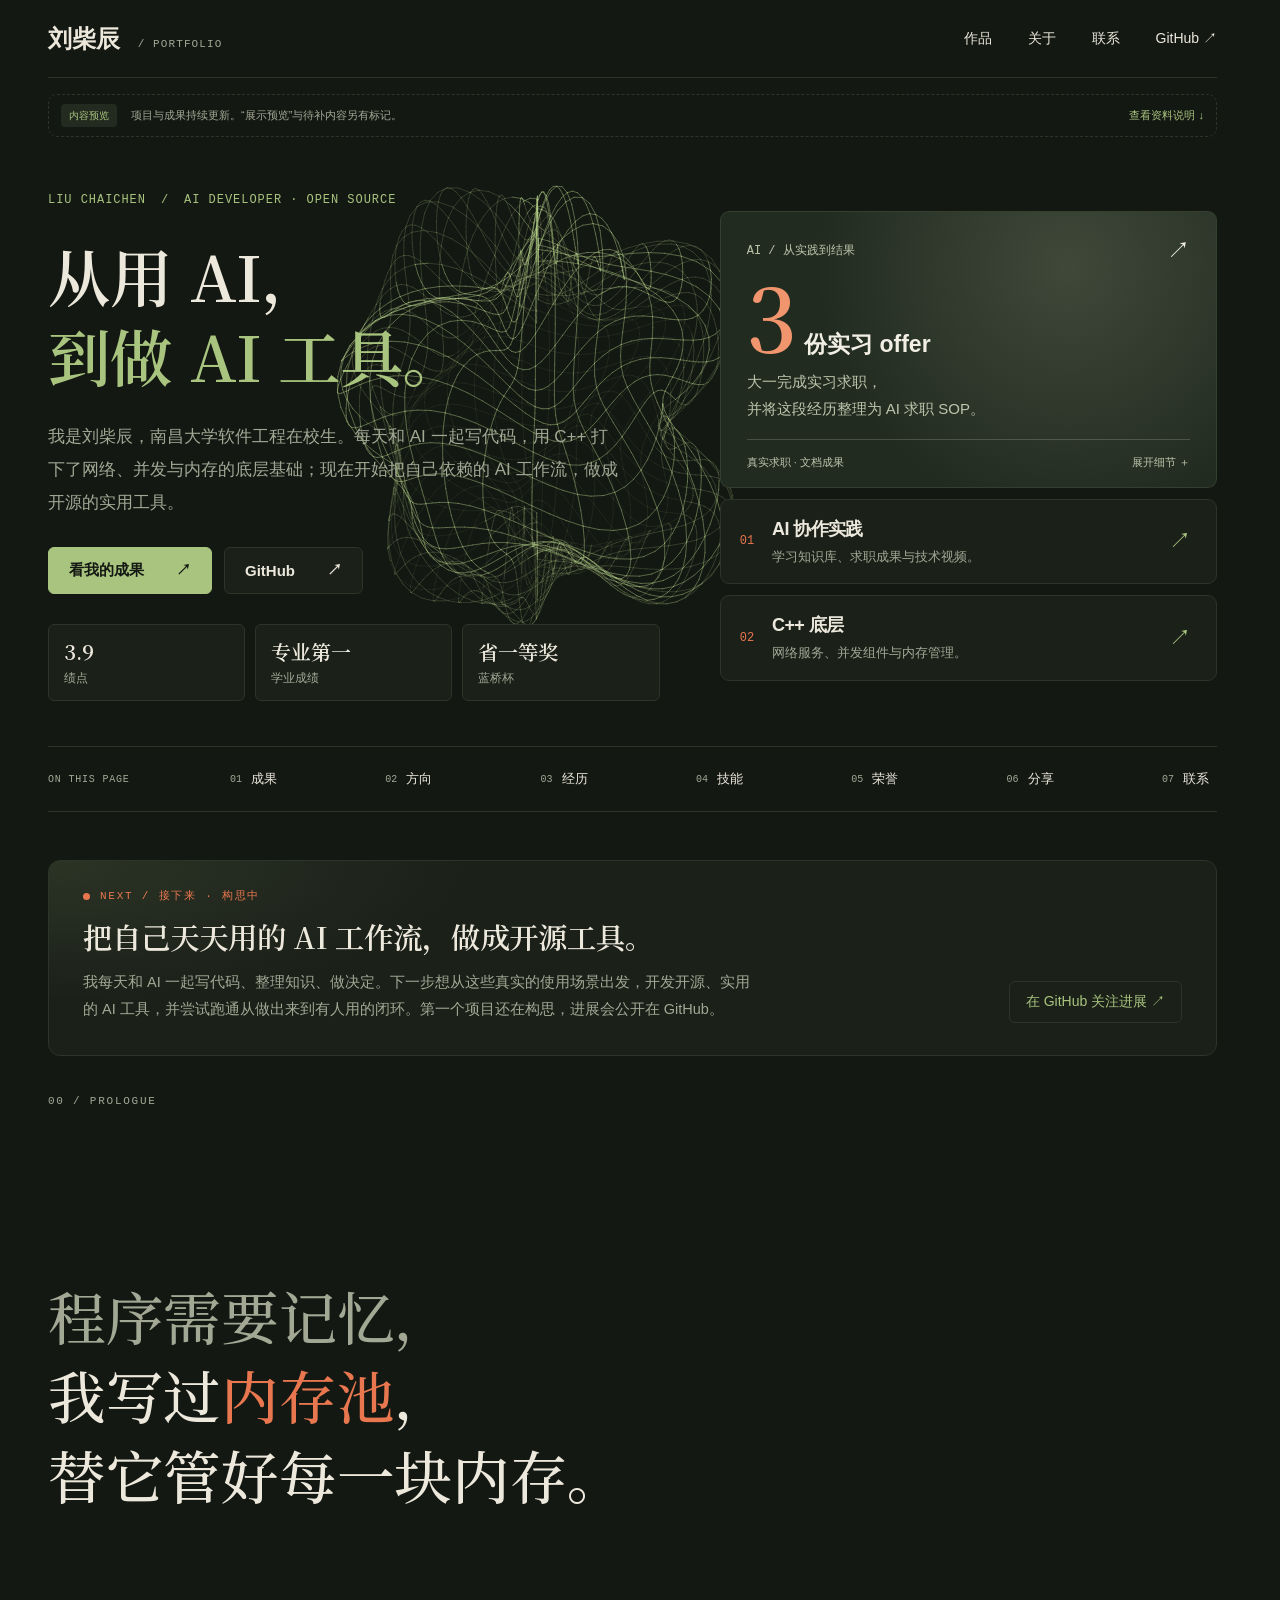
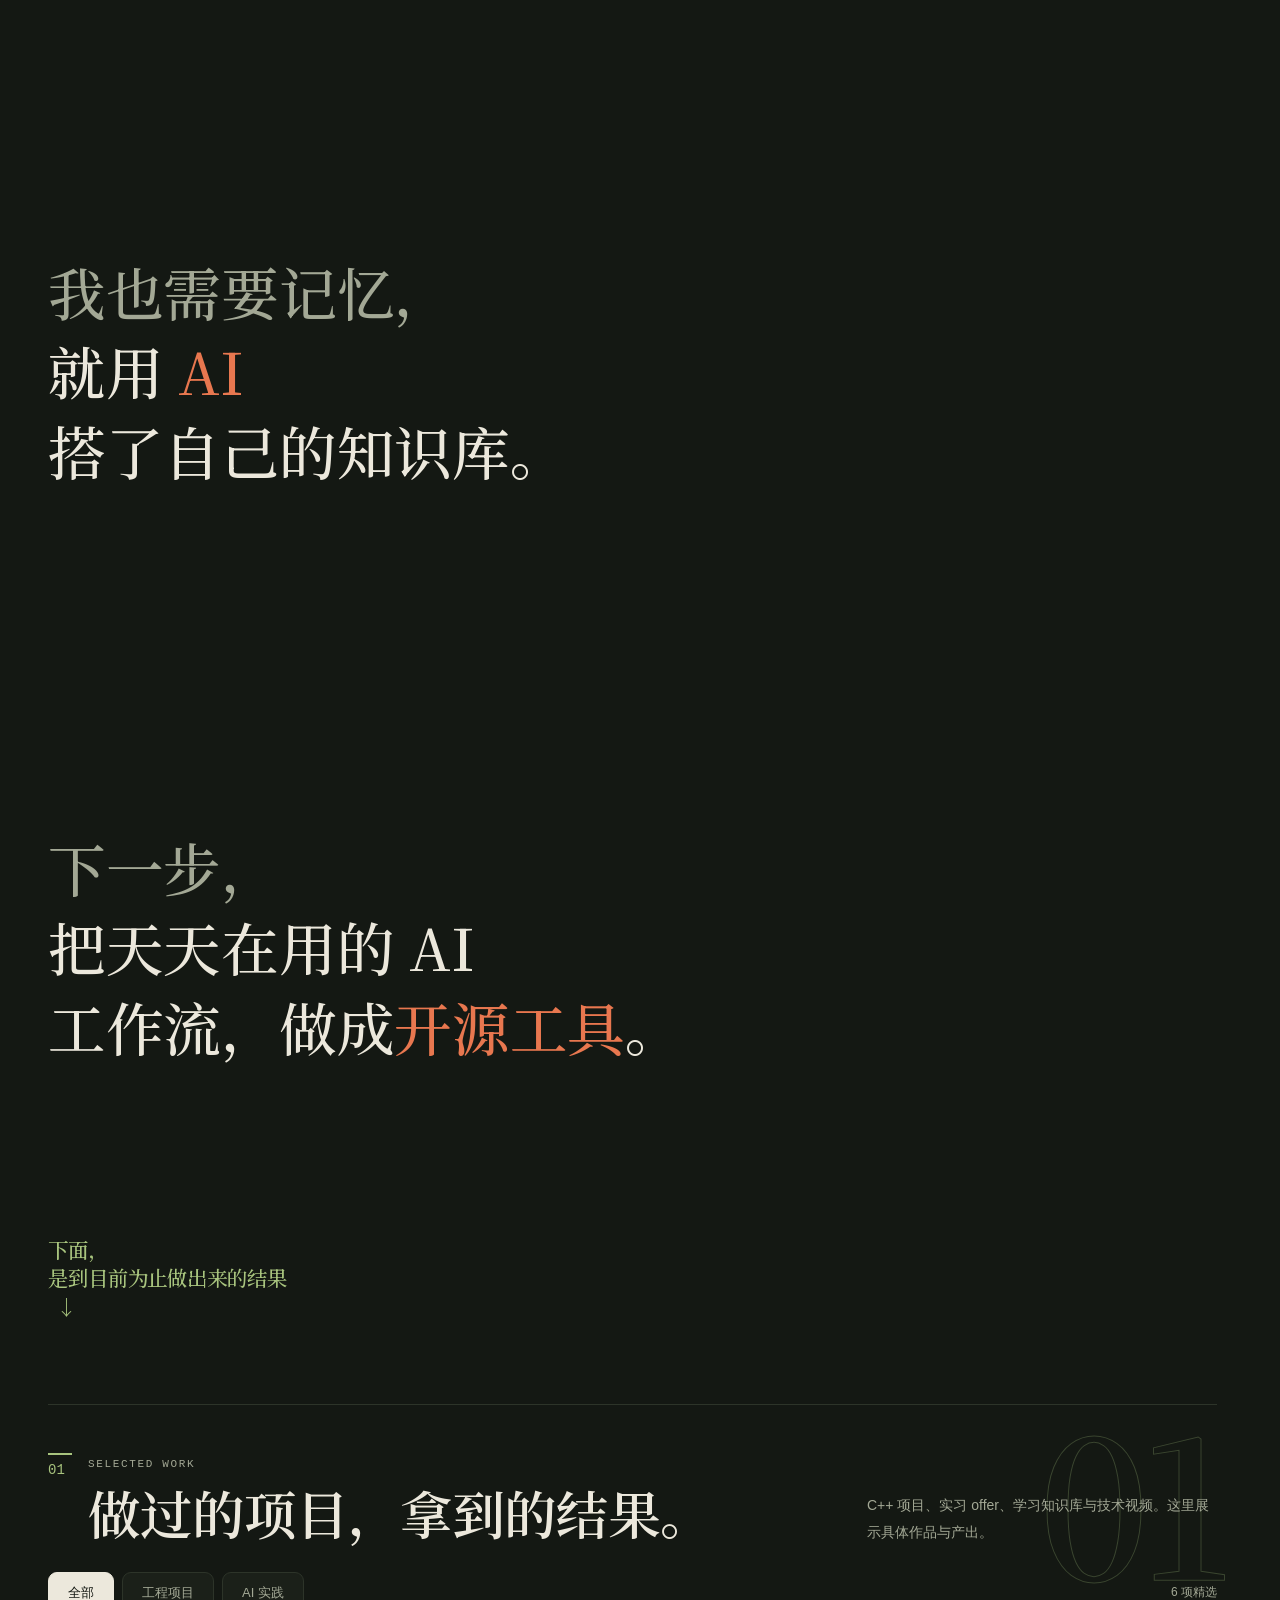
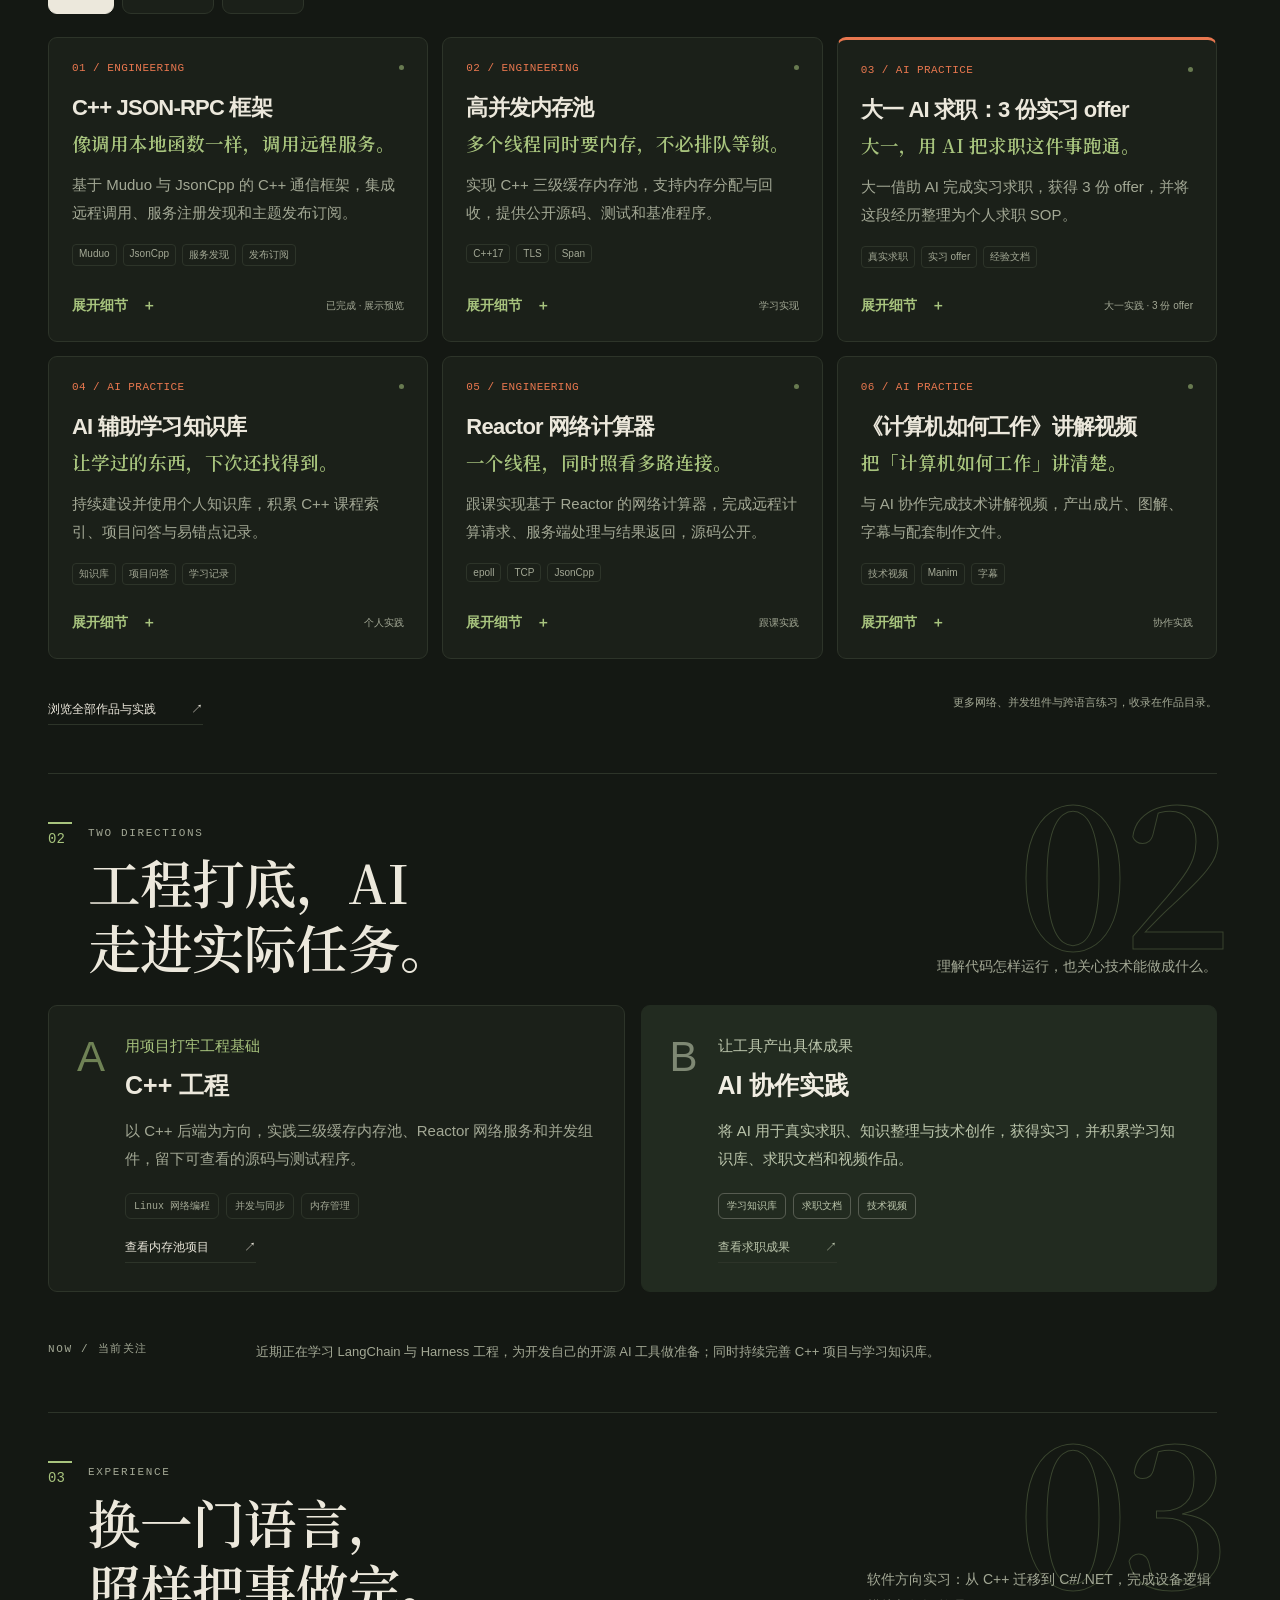
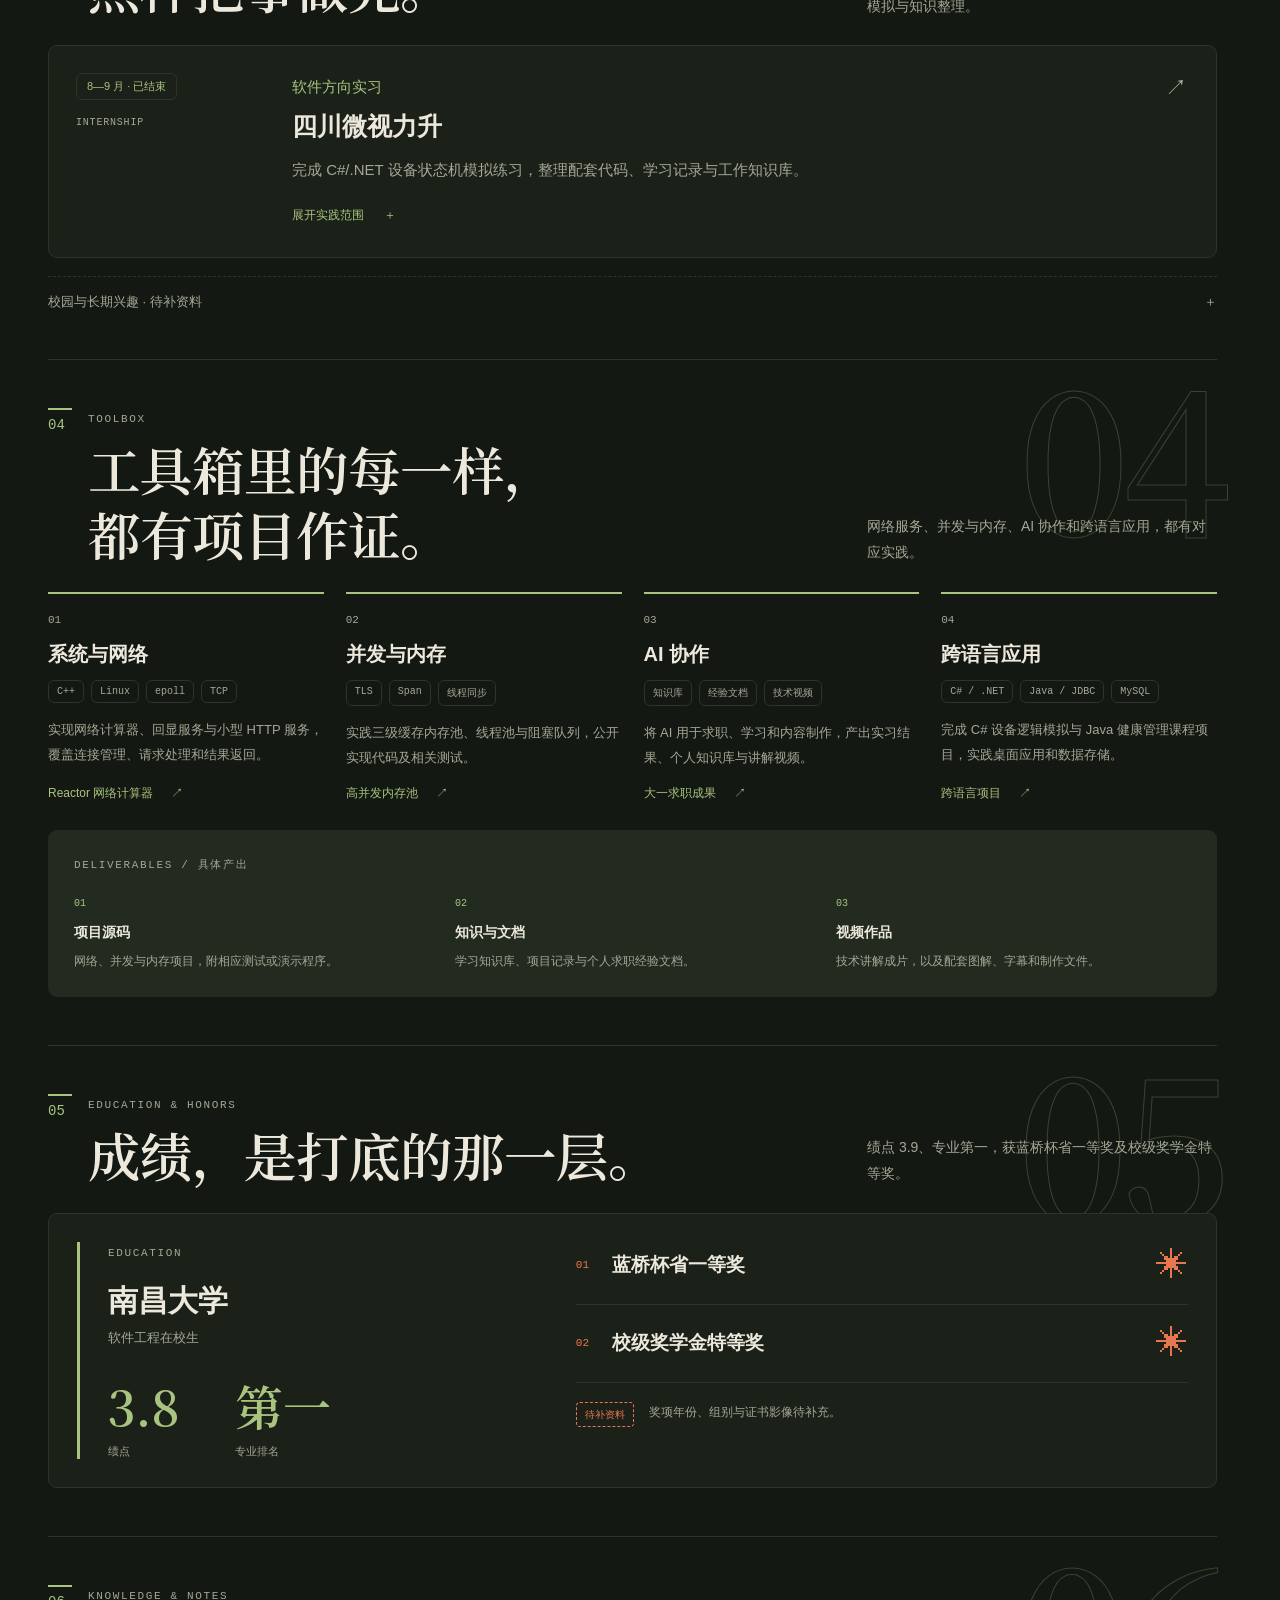
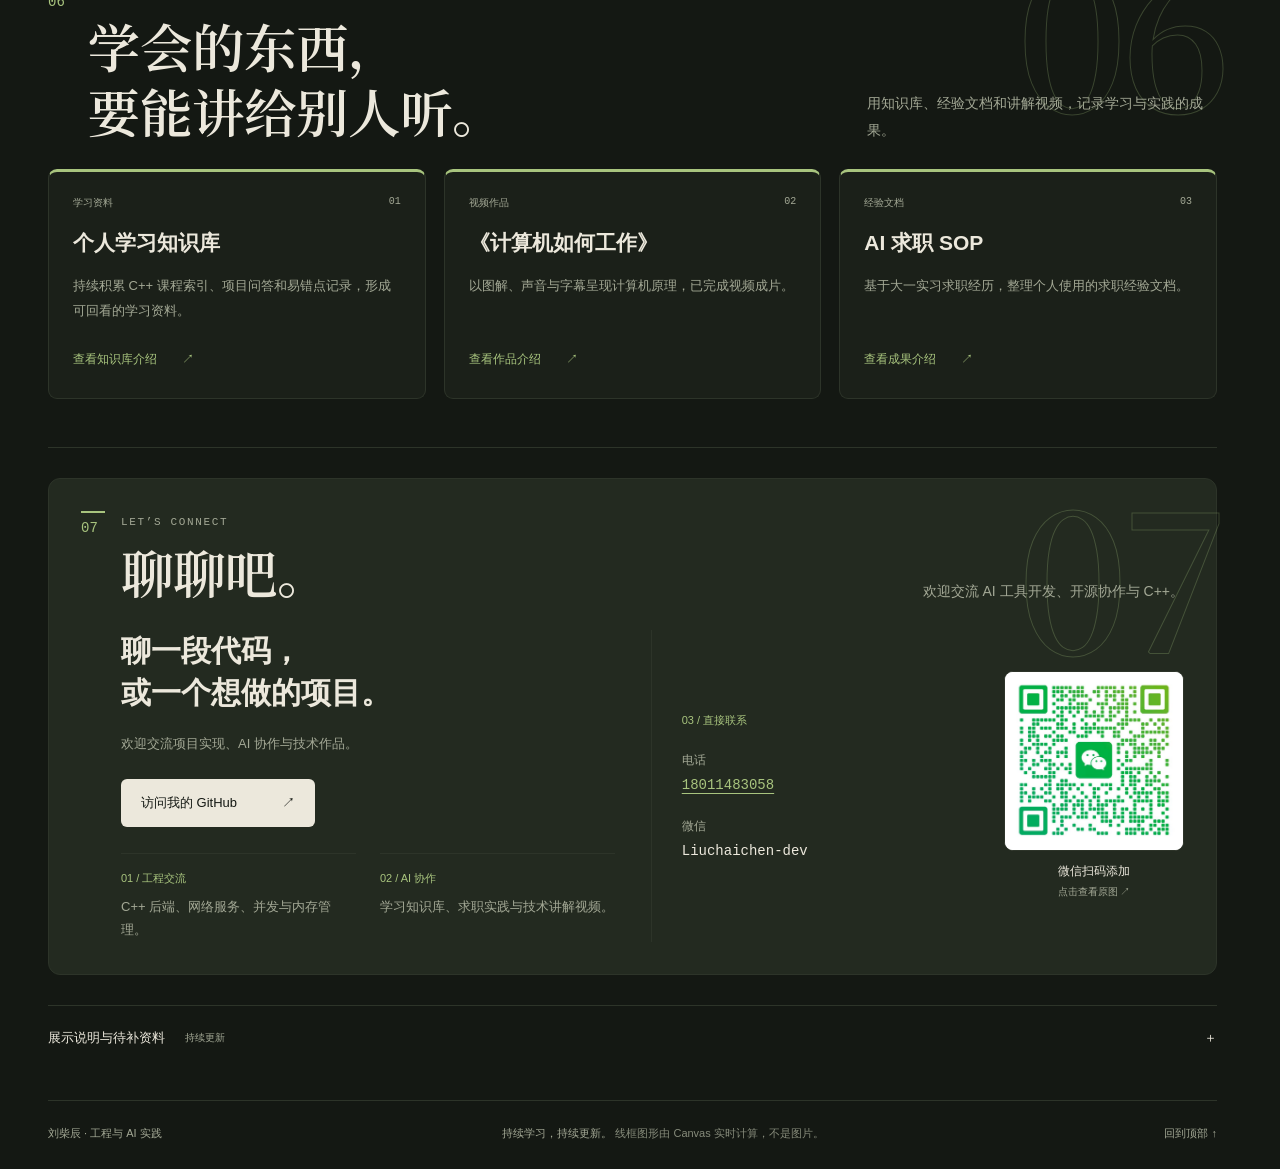
<file: index.html>
<!DOCTYPE html><html lang="zh-CN" data-mx-positioning="ai-dev" data-theme="workshop" data-mx-prod data-mx-palette="b" data-mx-story="bold"><head><meta charset="utf-8"><meta name="viewport" content="width=device-width,initial-scale=1"><meta name="description" content="刘柴辰，南昌大学软件工程在校生，AI 工作流的重度用户。正在从用 AI 走向做 AI 工具，计划开发开源的实用 AI 项目；另有 C++ 网络与内存项目、AI 学习知识库与大一 3 份实习 offer 的求职实践。"><meta name="robots" content="noindex,nofollow"><meta name="theme-color" content="#f8f3e9"><title>刘柴辰 · 从用 AI，到做 AI 工具</title><link rel="icon" href="/favicon.svg" type="image/svg+xml"><link rel="canonical" href="https://mahiro726.github.io/"><meta property="og:type" content="website"><meta property="og:title" content="刘柴辰 · 从用 AI，到做 AI 工具"><meta property="og:description" content="刘柴辰，南昌大学软件工程在校生，AI 工作流的重度用户。正在从用 AI 走向做 AI 工具，计划开发开源的实用 AI 项目；另有 C++ 网络与内存项目、AI 学习知识库与大一 3 份实习 offer 的求职实践。"><meta property="og:url" content="https://mahiro726.github.io/"><script>(function(){const themeColors = {"workshop":"#f8f3e9","ink":"#f4f4f1"};
const defaultTheme = "workshop";

      const requestedTheme = new URLSearchParams(location.search).get('theme');
      const selectedTheme = Object.hasOwn(themeColors, requestedTheme) ? requestedTheme : defaultTheme;
      document.documentElement.dataset.theme = selectedTheme;
      document.querySelector('meta[name="theme-color"]').content = themeColors[selectedTheme];
    })();</script><link rel="stylesheet" href="/_astro/SiteLayout.C_KV_Vcp.css"><link rel="stylesheet" href="/_astro/index.BaNpOjZV.css"><link rel="preload" href="/mx/fonts/noto-serif-sc-600.woff2" as="font" type="font/woff2" crossorigin><link rel="stylesheet" href="/mx/fonts/serif.css"><link rel="stylesheet" href="/mx/motion.css"><link rel="stylesheet" href="/mx/palette.css"><link rel="stylesheet" href="/mx/story.css"><script src="/mx/palette.js"></script><script src="/mx/motion.js" defer></script><script src="/mx/story.js" defer></script></head><body data-page="home"><a class="skip-link" href="#main">跳到正文</a><div class="site"><header class="site-nav"><a href="/" class="wordmark">刘柴辰<span> / PORTFOLIO</span></a><nav aria-label="主导航"><a href="/work/">作品</a><a href="/#about">关于</a><a href="/#contact">联系</a><a href="https://github.com/mahiro726" target="_blank" rel="noopener noreferrer">GitHub ↗</a></nav></header><main id="main"><aside class="review-banner" aria-label="内容预览说明"><span class="review-pill">内容预览</span><p>项目与成果持续更新。“展示预览”与待补内容另有标记。</p><a href="#content-checklist">查看资料说明 ↓</a></aside><section class="evidence-hero" aria-labelledby="home-title"><div class="evidence-hero-copy"><p class="hero-eyebrow">LIU CHAICHEN <span>/</span> AI DEVELOPER · OPEN SOURCE</p><h1 id="home-title">从用 AI，<br><em>到做 AI 工具。</em></h1><p class="evidence-hero-intro">我是刘柴辰，南昌大学软件工程在校生。每天和 AI 一起写代码，用 C++ 打下了网络、并发与内存的底层基础；现在开始把自己依赖的 AI 工作流，做成开源的实用工具。</p><div class="hero-actions"><a class="hero-button" href="#works">看我的成果 <span>↗</span></a><a class="hero-button hero-button-light" href="https://github.com/mahiro726" target="_blank" rel="noopener noreferrer">GitHub <span>↗</span></a></div><div class="hero-proof-strip" aria-label="学业与荣誉概览"><div data-hover-card="compact"><strong>3.9</strong><span>绩点</span></div><div data-hover-card="compact"><strong>专业第一</strong><span>学业成绩</span></div><div data-hover-card="compact"><strong>省一等奖</strong><span>蓝桥杯</span></div></div></div><div class="hero-evidence-stack"><a class="hero-result-panel" data-hover-card="surface" data-hover-tone="dark" href="/work/interview/" data-detail="interview" aria-label="展开 AI 求职成果细节"><div class="hero-panel-top"><span>AI / 从实践到结果</span><span aria-hidden="true">↗</span></div><p class="hero-result-value"><strong>3</strong><span>份实习 offer</span></p><p class="hero-result-description">大一完成实习求职，<br>并将这段经历整理为 AI 求职 SOP。</p><div class="hero-panel-bottom"><span>真实求职 · 文档成果</span><span>展开细节 ＋</span></div></a><div class="hero-mini-panel" data-hover-card="compact"><span class="hero-mini-number">01</span><div><h2>AI 协作实践</h2><p>学习知识库、求职成果与技术视频。</p></div><a href="/work/interview/" aria-label="查看AI 协作实践代表作品">↗</a></div><div class="hero-mini-panel" data-hover-card="compact"><span class="hero-mini-number">02</span><div><h2>C++ 底层</h2><p>网络服务、并发组件与内存管理。</p></div><a href="/work/memory-pool/" aria-label="查看C++ 底层代表作品">↗</a></div></div></section><nav class="chapter-nav" aria-label="首页章节"><span>ON THIS PAGE</span><a href="#works"><small>01</small>成果</a><a href="#about"><small>02</small>方向</a><a href="#experience"><small>03</small>经历</a><a href="#skills"><small>04</small>技能</a><a href="#honors"><small>05</small>荣誉</a><a href="#notes"><small>06</small>分享</a><a href="#contact"><small>07</small>联系</a></nav><section class="mx-now" aria-labelledby="now-title"><p class="mx-now-kicker"><span class="mx-now-dot" aria-hidden="true"></span>NEXT / 接下来 · 构思中</p><div class="mx-now-body"><h2 id="now-title">把自己天天用的 AI 工作流，做成开源工具。</h2><p>我每天和 AI 一起写代码、整理知识、做决定。下一步想从这些真实的使用场景出发，开发开源、实用的 AI 工具，并尝试跑通从做出来到有人用的闭环。第一个项目还在构思，进展会公开在 GitHub。</p></div><a class="mx-now-link" href="https://github.com/mahiro726" target="_blank" rel="noopener noreferrer">在 GitHub 关注进展 <span aria-hidden="true">↗</span></a></section><section class="chapter-section chapter-projects" id="works" aria-labelledby="works-title" data-chapter><header class="chapter-heading"><div class="chapter-title"><span class="chapter-number">01</span><div><span class="section-label">SELECTED WORK</span><h2 id="works-title">做过的项目，拿到的结果。</h2></div></div><p>C++ 项目、实习 offer、学习知识库与技术视频。这里展示具体作品与产出。</p></header><div data-project-scope="featured"><nav class="filter-bar home-filter" aria-label="筛选作品" data-filter-bar hidden><button type="button" data-filter="all" aria-pressed="true">全部</button><button type="button" data-filter="engineering" aria-pressed="false">工程项目</button><button type="button" data-filter="ai" aria-pressed="false">AI 实践</button><span data-filter-summary aria-live="polite">6 项精选</span></nav><div class="project-grid"><article class="project evidence-card" data-kind="engineering" data-project="json-rpc"><div class="evidence-kicker"><span>01 / ENGINEERING</span><span class="evidence-marker" aria-hidden="true"></span></div><h3>C++ JSON-RPC 框架</h3><p class="evidence-summary">基于 Muduo 与 JsonCpp 的 C++ 通信框架，集成远程调用、服务注册发现和主题发布订阅。</p><ul class="evidence-tags" aria-label="项目标签"><li>Muduo</li><li>JsonCpp</li><li>服务发现</li><li>发布订阅</li></ul><div class="evidence-footer"><a class="detail-trigger" href="/work/json-rpc/" data-detail="json-rpc" aria-label="展开C++ JSON-RPC 框架细节">展开细节 <span aria-hidden="true">＋</span></a><span class="evidence-status">已完成 · 展示预览</span></div></article><article class="project evidence-card" data-kind="engineering" data-project="memory-pool"><div class="evidence-kicker"><span>02 / ENGINEERING</span><span class="evidence-marker" aria-hidden="true"></span></div><h3>高并发内存池</h3><p class="evidence-summary">实现 C++ 三级缓存内存池，支持内存分配与回收，提供公开源码、测试和基准程序。</p><ul class="evidence-tags" aria-label="项目标签"><li>C++17</li><li>TLS</li><li>Span</li></ul><div class="evidence-footer"><a class="detail-trigger" href="/work/memory-pool/" data-detail="memory-pool" aria-label="展开高并发内存池细节">展开细节 <span aria-hidden="true">＋</span></a><span class="evidence-status">学习实现</span></div></article><article class="project evidence-card" data-kind="ai" data-project="interview"><div class="evidence-kicker"><span>03 / AI PRACTICE</span><span class="evidence-marker" aria-hidden="true"></span></div><h3>大一 AI 求职：3 份实习 offer</h3><p class="evidence-summary">大一借助 AI 完成实习求职，获得 3 份 offer，并将这段经历整理为个人求职 SOP。</p><ul class="evidence-tags" aria-label="项目标签"><li>真实求职</li><li>实习 offer</li><li>经验文档</li></ul><div class="evidence-footer"><a class="detail-trigger" href="/work/interview/" data-detail="interview" aria-label="展开大一 AI 求职：3 份实习 offer细节">展开细节 <span aria-hidden="true">＋</span></a><span class="evidence-status">大一实践 · 3 份 offer</span></div></article><article class="project evidence-card" data-kind="ai" data-project="ai-learning"><div class="evidence-kicker"><span>04 / AI PRACTICE</span><span class="evidence-marker" aria-hidden="true"></span></div><h3>AI 辅助学习知识库</h3><p class="evidence-summary">持续建设并使用个人知识库，积累 C++ 课程索引、项目问答与易错点记录。</p><ul class="evidence-tags" aria-label="项目标签"><li>知识库</li><li>项目问答</li><li>学习记录</li></ul><div class="evidence-footer"><a class="detail-trigger" href="/work/ai-learning/" data-detail="ai-learning" aria-label="展开AI 辅助学习知识库细节">展开细节 <span aria-hidden="true">＋</span></a><span class="evidence-status">个人实践</span></div></article><article class="project evidence-card" data-kind="engineering" data-project="reactor-calculator"><div class="evidence-kicker"><span>05 / ENGINEERING</span><span class="evidence-marker" aria-hidden="true"></span></div><h3>Reactor 网络计算器</h3><p class="evidence-summary">跟课实现基于 Reactor 的网络计算器，完成远程计算请求、服务端处理与结果返回，源码公开。</p><ul class="evidence-tags" aria-label="项目标签"><li>epoll</li><li>TCP</li><li>JsonCpp</li></ul><div class="evidence-footer"><a class="detail-trigger" href="/work/reactor-calculator/" data-detail="reactor-calculator" aria-label="展开Reactor 网络计算器细节">展开细节 <span aria-hidden="true">＋</span></a><span class="evidence-status">跟课实践</span></div></article><article class="project evidence-card" data-kind="ai" data-project="technical-video"><div class="evidence-kicker"><span>06 / AI PRACTICE</span><span class="evidence-marker" aria-hidden="true"></span></div><h3>《计算机如何工作》讲解视频</h3><p class="evidence-summary">与 AI 协作完成技术讲解视频，产出成片、图解、字幕与配套制作文件。</p><ul class="evidence-tags" aria-label="项目标签"><li>技术视频</li><li>Manim</li><li>字幕</li></ul><div class="evidence-footer"><a class="detail-trigger" href="/work/technical-video/" data-detail="technical-video" aria-label="展开《计算机如何工作》讲解视频细节">展开细节 <span aria-hidden="true">＋</span></a><span class="evidence-status">协作实践</span></div></article></div></div><div class="chapter-project-tail"><a class="text-link" href="/work/">浏览全部作品与实践 <span>↗</span></a><span>更多网络、并发组件与跨语言练习，收录在作品目录。</span></div></section><section class="chapter-section" id="about" aria-labelledby="about-title" data-chapter><header class="chapter-heading"><div class="chapter-title"><span class="chapter-number">02</span><div><span class="section-label">TWO DIRECTIONS</span><h2 id="about-title">工程打底，AI 走进实际任务。</h2></div></div><p>理解代码怎样运行，也关心技术能做成什么。</p></header><div class="direction-grid"><article class="direction" data-hover-card="surface"><span class="direction-letter" aria-hidden="true">A</span><div><p class="direction-subtitle">用项目打牢工程基础</p><h3>C++ 工程</h3><p>以 C++ 后端为方向，实践三级缓存内存池、Reactor 网络服务和并发组件，留下可查看的源码与测试程序。</p><div class="tags"><span>Linux 网络编程</span><span>并发与同步</span><span>内存管理</span></div><a class="text-link" href="/work/memory-pool/">查看内存池项目 <span>↗</span></a></div></article><article class="direction" data-hover-card="surface" data-hover-tone="dark"><span class="direction-letter" aria-hidden="true">B</span><div><p class="direction-subtitle">让工具产出具体成果</p><h3>AI 协作实践</h3><p>将 AI 用于真实求职、知识整理与技术创作，获得实习，并积累学习知识库、求职文档和视频作品。</p><div class="tags"><span>学习知识库</span><span>求职文档</span><span>技术视频</span></div><a class="text-link" href="/work/interview/">查看求职成果 <span>↗</span></a></div></article></div><div class="focus-strip"><span class="section-label">NOW / 当前关注</span><p>近期正在学习 LangChain 与 Harness 工程，为开发自己的开源 AI 工具做准备；同时持续完善 C++ 项目与学习知识库。</p></div></section><section class="chapter-section" id="experience" aria-labelledby="experience-title" data-chapter><header class="chapter-heading"><div class="chapter-title"><span class="chapter-number">03</span><div><span class="section-label">EXPERIENCE</span><h2 id="experience-title">实习与实践</h2></div></div><p>软件方向实习：从 C++ 迁移到 C#/.NET，完成设备逻辑模拟与知识整理。</p></header><div class="experience-list"><article class="experience-row" data-hover-card="compact"><div class="experience-when"><span class="status-label">8—9 月 · 已结束</span><span>INTERNSHIP</span></div><div class="experience-main"><p class="experience-role">软件方向实习</p><h3>四川微视力升</h3><p>完成 C#/.NET 设备状态机模拟练习，整理配套代码、学习记录与工作知识库。</p><details><summary>展开实践范围 <span>＋</span></summary><p>基于已有 C++ 基础学习 C#/.NET，编写控制台程序模拟设备状态变化与事件通知。展示范围为个人模拟练习，不涉及生产线交付或企业内部资料。</p><a class="text-link" href="/work/#practice-csharp">查看模拟项目 ↗</a></details></div><span class="experience-endmark" aria-hidden="true">↗</span></article></div><details class="experience-samples"><summary>校园与长期兴趣 · 待补资料 <span>＋</span></summary><div class="experience-sample-grid"><article class="experience-row is-sample" data-hover-card="compact" data-placeholder="true"><div class="experience-when"><span class="sample-label">待补充</span><span>CAMPUS</span></div><div class="experience-main"><p class="experience-role">资料预留 · 非经历陈述</p><h3>校园经历</h3><p>预留社团、竞赛团队或校园项目的展示位置。</p><details><summary>查看占位说明 <span>＋</span></summary><p>确认实际经历、个人角色与成果后再补充；当前不作为本人履历。</p></details></div></article><article class="experience-row is-sample" data-hover-card="compact" data-placeholder="true"><div class="experience-when"><span class="sample-label">待补充</span><span>BEYOND CODE</span></div><div class="experience-main"><p class="experience-role">资料预留 · 非经历陈述</p><h3>长期兴趣</h3><p>预留技术之外持续投入的兴趣与作品。</p><details><summary>查看占位说明 <span>＋</span></summary><p>待补充真实兴趣及相关作品；当前不作为本人经历。</p></details></div></article></div></details></section><section class="chapter-section" id="skills" aria-labelledby="skills-title" data-chapter><header class="chapter-heading"><div class="chapter-title"><span class="chapter-number">04</span><div><span class="section-label">TOOLBOX</span><h2 id="skills-title">项目中的技术能力</h2></div></div><p>网络服务、并发与内存、AI 协作和跨语言应用，都有对应实践。</p></header><div class="toolbox-list"><article class="toolbox-row" data-hover-card="row"><span class="toolbox-number">01</span><div><h3>系统与网络</h3><div class="tags"><span>C++</span><span>Linux</span><span>epoll</span><span>TCP</span></div></div><p>实现网络计算器、回显服务与小型 HTTP 服务，覆盖连接管理、请求处理和结果返回。</p><a href="/work/reactor-calculator/">Reactor 网络计算器<span>↗</span></a></article><article class="toolbox-row" data-hover-card="row"><span class="toolbox-number">02</span><div><h3>并发与内存</h3><div class="tags"><span>TLS</span><span>Span</span><span>线程同步</span></div></div><p>实践三级缓存内存池、线程池与阻塞队列，公开实现代码及相关测试。</p><a href="/work/memory-pool/">高并发内存池<span>↗</span></a></article><article class="toolbox-row" data-hover-card="row"><span class="toolbox-number">03</span><div><h3>AI 协作</h3><div class="tags"><span>知识库</span><span>经验文档</span><span>技术视频</span></div></div><p>将 AI 用于求职、学习和内容制作，产出实习结果、个人知识库与讲解视频。</p><a href="/work/interview/">大一求职成果<span>↗</span></a></article><article class="toolbox-row" data-hover-card="row"><span class="toolbox-number">04</span><div><h3>跨语言应用</h3><div class="tags"><span>C# / .NET</span><span>Java / JDBC</span><span>MySQL</span></div></div><p>完成 C# 设备逻辑模拟与 Java 健康管理课程项目，实践桌面应用和数据存储。</p><a href="/work/#practice-csharp">跨语言项目<span>↗</span></a></article></div><div class="method-inline" data-hover-card="compact" id="method"><span class="section-label">DELIVERABLES / 具体产出</span><div><p><span>01</span><strong>项目源码</strong>网络、并发与内存项目，附相应测试或演示程序。</p><p><span>02</span><strong>知识与文档</strong>学习知识库、项目记录与个人求职经验文档。</p><p><span>03</span><strong>视频作品</strong>技术讲解成片，以及配套图解、字幕和制作文件。</p></div></div></section><section class="chapter-section" id="honors" aria-labelledby="honors-title" data-chapter><header class="chapter-heading"><div class="chapter-title"><span class="chapter-number">05</span><div><span class="section-label">EDUCATION &amp; HONORS</span><h2 id="honors-title">教育与荣誉</h2></div></div><p>绩点 3.9、专业第一，获蓝桥杯省一等奖及校级奖学金特等奖。</p></header><div class="education-layout" data-hover-card="compact"><div class="education-school"><span class="section-label">EDUCATION</span><h3>南昌大学</h3><p>软件工程在校生</p><div class="academic-numbers"><div><strong>3.9</strong><span>绩点</span></div><div><strong>第一</strong><span>专业排名</span></div></div></div><div class="award-list"><article><span class="award-index">01</span><h3>蓝桥杯省一等奖</h3><span class="award-symbol" aria-hidden="true">✳</span></article><article><span class="award-index">02</span><h3>校级奖学金特等奖</h3><span class="award-symbol" aria-hidden="true">✳</span></article><div class="certificate-note"><span class="sample-label">待补资料</span><p>奖项年份、组别与证书影像待补充。</p></div></div></div></section><section class="chapter-section" id="notes" aria-labelledby="notes-title" data-chapter><header class="chapter-heading"><div class="chapter-title"><span class="chapter-number">06</span><div><span class="section-label">KNOWLEDGE &amp; NOTES</span><h2 id="notes-title">代码之外的作品</h2></div></div><p>用知识库、经验文档和讲解视频，记录学习与实践的成果。</p></header><div class="notes-grid"><article class="note-preview" data-hover-card="surface"><div class="note-topline"><span>学习资料</span><span>01</span></div><h3>个人学习知识库</h3><p>持续积累 C++ 课程索引、项目问答和易错点记录，形成可回看的学习资料。</p><a href="/work/ai-learning/">查看知识库介绍 <span>↗</span></a></article><article class="note-preview" data-hover-card="surface"><div class="note-topline"><span>视频作品</span><span>02</span></div><h3>《计算机如何工作》</h3><p>以图解、声音与字幕呈现计算机原理，已完成视频成片。</p><a href="/work/technical-video/">查看作品介绍 <span>↗</span></a></article><article class="note-preview" data-hover-card="surface"><div class="note-topline"><span>经验文档</span><span>03</span></div><h3>AI 求职 SOP</h3><p>基于大一实习求职经历，整理个人使用的求职经验文档。</p><a href="/work/interview/">查看成果介绍 <span>↗</span></a></article></div></section><section class="chapter-section contact-chapter" data-hover-card="compact" id="contact" aria-labelledby="contact-title" data-chapter><header class="chapter-heading"><div class="chapter-title"><span class="chapter-number">07</span><div><span class="section-label">LET’S CONNECT</span><h2 id="contact-title">联系与交流</h2></div></div><p>欢迎交流 AI 工具开发、开源协作与 C++。</p></header><div class="contact-body"><div class="contact-intro"><h3>聊一段代码，<br>或一个想做的项目。</h3><p>欢迎交流项目实现、AI 协作与技术作品。</p><a class="primary" href="https://github.com/mahiro726" target="_blank" rel="noopener noreferrer">访问我的 GitHub <span>↗</span></a></div><div class="contact-channels" data-astro-cid-dkh6vlrr><div class="contact-direct" data-astro-cid-dkh6vlrr><span class="contact-label" data-astro-cid-dkh6vlrr>03 / 直接联系</span><dl class="contact-values" data-astro-cid-dkh6vlrr><div data-astro-cid-dkh6vlrr><dt data-astro-cid-dkh6vlrr>电话</dt><dd data-astro-cid-dkh6vlrr><a href="tel:18011483058" data-astro-cid-dkh6vlrr>18011483058</a></dd></div><div data-astro-cid-dkh6vlrr><dt data-astro-cid-dkh6vlrr>微信</dt><dd data-astro-cid-dkh6vlrr><span class="wechat-id" data-astro-cid-dkh6vlrr>Liuchaichen-dev</span></dd></div></dl></div><figure class="wechat-qr" data-qr-visible data-astro-cid-dkh6vlrr><a class="qr-image-link" href="/contact/wechat-qr.jpg" target="_blank" rel="noopener noreferrer" aria-label="在新标签页查看微信二维码原图" data-astro-cid-dkh6vlrr><img src="/contact/wechat-qr.jpg" alt="刘柴辰的微信好友二维码" width="968" height="1439" loading="lazy" decoding="async" data-astro-cid-dkh6vlrr></a><figcaption class="qr-hint" data-astro-cid-dkh6vlrr>微信扫码添加<br data-astro-cid-dkh6vlrr><span data-astro-cid-dkh6vlrr>点击查看原图 ↗</span></figcaption></figure></div><div class="contact-options"><div><span>01 / 工程交流</span><p>C++ 后端、网络服务、并发与内存管理。</p></div><div><span>02 / AI 协作</span><p>学习知识库、求职实践与技术讲解视频。</p></div></div></div></section><details class="content-checklist" id="content-checklist"><summary><span>展示说明与待补资料</span><small>持续更新</small><span class="checklist-toggle">＋</span></summary><div><p>视觉与章节组织参考 <a href="https://lilanyuan.net/" target="_blank" rel="noopener noreferrer">李兰源</a> 与 <a href="https://kane959.github.io/" target="_blank" rel="noopener noreferrer">黄海辰</a>。项目、教育与荣誉使用本人资料；待补栏目不作为经历陈述。</p><dl><div><dt>实习经历</dt><dd>已确认 8—9 月且实习结束；年份、正式岗位名称，以及其他希望公开的具体职责或成果仍可补充。</dd></div><div><dt>校园与兴趣</dt><dd>是否有社团、实验室、志愿活动，或持续投入的兴趣；没有就删去对应占位。</dd></div><div><dt>荣誉资料</dt><dd>奖项年份、组别，及可以展示的证书图片；绩点分母和排名统计范围。</dd></div><div><dt>分享链接</dt><dd>如希望补充，可提供公开文章、视频或知识库链接。</dd></div></dl><p>JSON-RPC 暂按完成后的形态展示，并非实际完成记录；具体状态以项目中的“展示预览”说明为准。</p></div></details></main><footer class="site-footer"><span>刘柴辰 · 工程与 AI 实践</span><span>持续学习，持续更新。</span><a href="#main">回到顶部 ↑</a></footer></div><dialog id="project-dialog" class="project-dialog"><div data-dialog-content></div></dialog><template data-preview="json-rpc"><div class="detail-header"><div><span class="section-label">C++ / 远程调用 · 已完成 · 展示预览</span><h2 id="preview-title-json-rpc">C++ JSON-RPC 框架</h2></div><button type="button" class="detail-close" data-close-detail aria-label="关闭项目细节" autofocus>×</button></div><div class="detail-content"><p class="detail-intro">面向 C++ 网络应用，将远程调用、服务发现与主题消息整合到统一框架中。</p><section><h3>主要功能</h3><ul><li>远程调用：同步、异步与回调接口。</li><li>服务发现：服务注册与地址查询。</li><li>主题消息：发布、订阅与消息推送。</li></ul></section><section><h3>工程特点</h3><p>通信与业务分层，共用消息处理能力，对外提供统一接口。</p></section><section><h3>展示说明</h3><p>本条暂按项目完成后的状态预览，不作为实际完成记录。</p></section><div class="detail-actions"><a class="detail-primary" href="/work/json-rpc/">查看项目介绍 ↗</a><a href="https://github.com/mahiro726/json_rpc" target="_blank" rel="noopener noreferrer">查看公开源码 ↗</a><button type="button" data-close-detail>返回浏览</button></div></div></template><template data-preview="memory-pool"><div class="detail-header"><div><span class="section-label">C++ / 内存与并发 · 学习实现</span><h2 id="preview-title-memory-pool">高并发内存池</h2></div><button type="button" class="detail-close" data-close-detail aria-label="关闭项目细节" autofocus>×</button></div><div class="detail-content"><p class="detail-intro">参照 tcmalloc 思路完成三级缓存内存池的学习实现，将内存管理与并发知识落实到代码。</p><section><h3>实现范围</h3><p>ThreadCache、CentralCache 与 PageCache 三层协作，覆盖线程本地缓存、共享对象管理和页级分配。</p></section><section><h3>可查看的产出</h3><p>公开仓库包含实现源码、测试和基准程序，可进一步查看项目代码与测试入口。</p></section><div class="detail-actions"><a class="detail-primary" href="/work/memory-pool/">查看项目介绍 ↗</a><a href="https://github.com/mahiro726/ConcurrentMemoryPool" target="_blank" rel="noopener noreferrer">查看公开源码 ↗</a><button type="button" data-close-detail>返回浏览</button></div></div></template><template data-preview="interview"><div class="detail-header"><div><span class="section-label">AI / 真实成果 · 大一实践 · 3 份 offer</span><h2 id="preview-title-interview">大一 AI 求职：3 份实习 offer</h2></div><button type="button" class="detail-close" data-close-detail aria-label="关闭项目细节" autofocus>×</button></div><div class="detail-content"><p class="detail-intro">大一获得 3 份实习 offer，并进入实习。这是一次有实际录用结果的 AI 协作实践。</p><section><h3>我的角色</h3><p>本人完成求职准备、参加面试并作出选择；AI 辅助材料整理与表达练习。</p></section><section><h3>文档成果</h3><p>将实际求职经历整理为 AI 求职 SOP，留作后续求职与经验回顾的资料。</p></section><div class="detail-actions"><a class="detail-primary" href="/work/interview/">查看项目介绍 ↗</a><button type="button" data-close-detail>返回浏览</button></div></div></template><template data-preview="ai-learning"><div class="detail-header"><div><span class="section-label">AI / 学习与知识组织 · 个人实践</span><h2 id="preview-title-ai-learning">AI 辅助学习知识库</h2></div><button type="button" class="detail-close" data-close-detail aria-label="关闭项目细节" autofocus>×</button></div><div class="detail-content"><p class="detail-intro">从零散文件逐步迭代为持续使用的学习资料库，覆盖 C++ 课程与工程项目。</p><section><h3>已有产出</h3><p>课程资料索引、项目问答、易错点与修正记录，形成可持续更新的个人学习资料。</p></section><section><h3>我的参与</h3><p>确定学习需求，实际使用并修订内容；AI 协助整理。参考课程方法，并按个人需要持续调整。</p></section><div class="detail-actions"><a class="detail-primary" href="/work/ai-learning/">查看项目介绍 ↗</a><button type="button" data-close-detail>返回浏览</button></div></div></template><template data-preview="reactor-calculator"><div class="detail-header"><div><span class="section-label">C++ / 网络与协议 · 跟课实践</span><h2 id="preview-title-reactor-calculator">Reactor 网络计算器</h2></div><button type="button" class="detail-close" data-close-detail aria-label="关闭项目细节" autofocus>×</button></div><div class="detail-content"><p class="detail-intro">以网络计算器为业务场景，跟课完成一个连接客户端与服务端的 C++ 网络项目。</p><section><h3>项目功能</h3><p>接收远程计算请求，完成报文解析、计算与结果返回；包含连接管理和异常断开处理。</p></section><section><h3>技术与产出</h3><p>采用 epoll、非阻塞 I/O 与 JsonCpp，分开组织网络、协议和业务代码。完整学习项目源码已公开。</p></section><div class="detail-actions"><a class="detail-primary" href="/work/reactor-calculator/">查看项目介绍 ↗</a><a href="https://github.com/mahiro726/reactor-calculator" target="_blank" rel="noopener noreferrer">查看公开源码 ↗</a><button type="button" data-close-detail>返回浏览</button></div></div></template><template data-preview="technical-video"><div class="detail-header"><div><span class="section-label">AI / 技术讲解视频 · 协作实践</span><h2 id="preview-title-technical-video">《计算机如何工作》讲解视频</h2></div><button type="button" class="detail-close" data-close-detail aria-label="关闭项目细节" autofocus>×</button></div><div class="detail-content"><p class="detail-intro">围绕“计算机如何工作”完成讲解作品，以图解、声音与字幕呈现计算机原理。</p><section><h3>我的参与</h3><p>确定表达目标，审阅内容与画面并提出修改；AI 协助代码与制作环节。</p></section><section><h3>作品状态</h3><p>已完成本地成片及配套制作文件，公开播放入口待补充。</p></section><div class="detail-actions"><a class="detail-primary" href="/work/technical-video/">查看项目介绍 ↗</a><button type="button" data-close-detail>返回浏览</button></div></div></template><template data-preview="java"><div class="detail-header"><div><span class="section-label">APPLICATION / 跨语言应用 · 课程项目</span><h2 id="preview-title-java">Java 健康管理系统</h2></div><button type="button" class="detail-close" data-close-detail aria-label="关闭项目细节" autofocus>×</button></div><div class="detail-content"><p class="detail-intro">基于 Java、JDBC 与 MySQL 的桌面课程项目，完成健康卡信息管理与模拟操作。</p><section><h3>主要功能</h3><p>用户登录、健康卡绑定、模拟刷卡与文件卡号读取。</p></section><section><h3>演示方式</h3><p>使用模拟卡号和文本文件输入完成课程演示，未接入真实读卡硬件。</p></section><div class="detail-actions"><button type="button" data-close-detail>返回浏览</button></div></div></template><template data-preview="csharp"><div class="detail-header"><div><span class="section-label">APPLICATION / 跨语言应用 · 实习期间实践</span><h2 id="preview-title-csharp">C# 设备状态机模拟</h2></div><button type="button" class="detail-close" data-close-detail aria-label="关闭项目细节" autofocus>×</button></div><div class="detail-content"><p class="detail-intro">8—9 月实习期间完成设备逻辑模拟练习，将 C++ 基础迁移到 C#/.NET。</p><section><h3>完成内容</h3><p>控制台设备状态机模拟、状态变化与事件通知，以及配套学习记录。</p></section><section><h3>实践范围</h3><p>个人模拟练习，不作为真实设备或生产线交付案例。</p></section><div class="detail-actions"><button type="button" data-close-detail>返回浏览</button></div></div></template><script type="module" src="/_astro/SiteLayout.astro_astro_type_script_index_0_lang.CzsSExKa.js"></script></body></html>
</file>
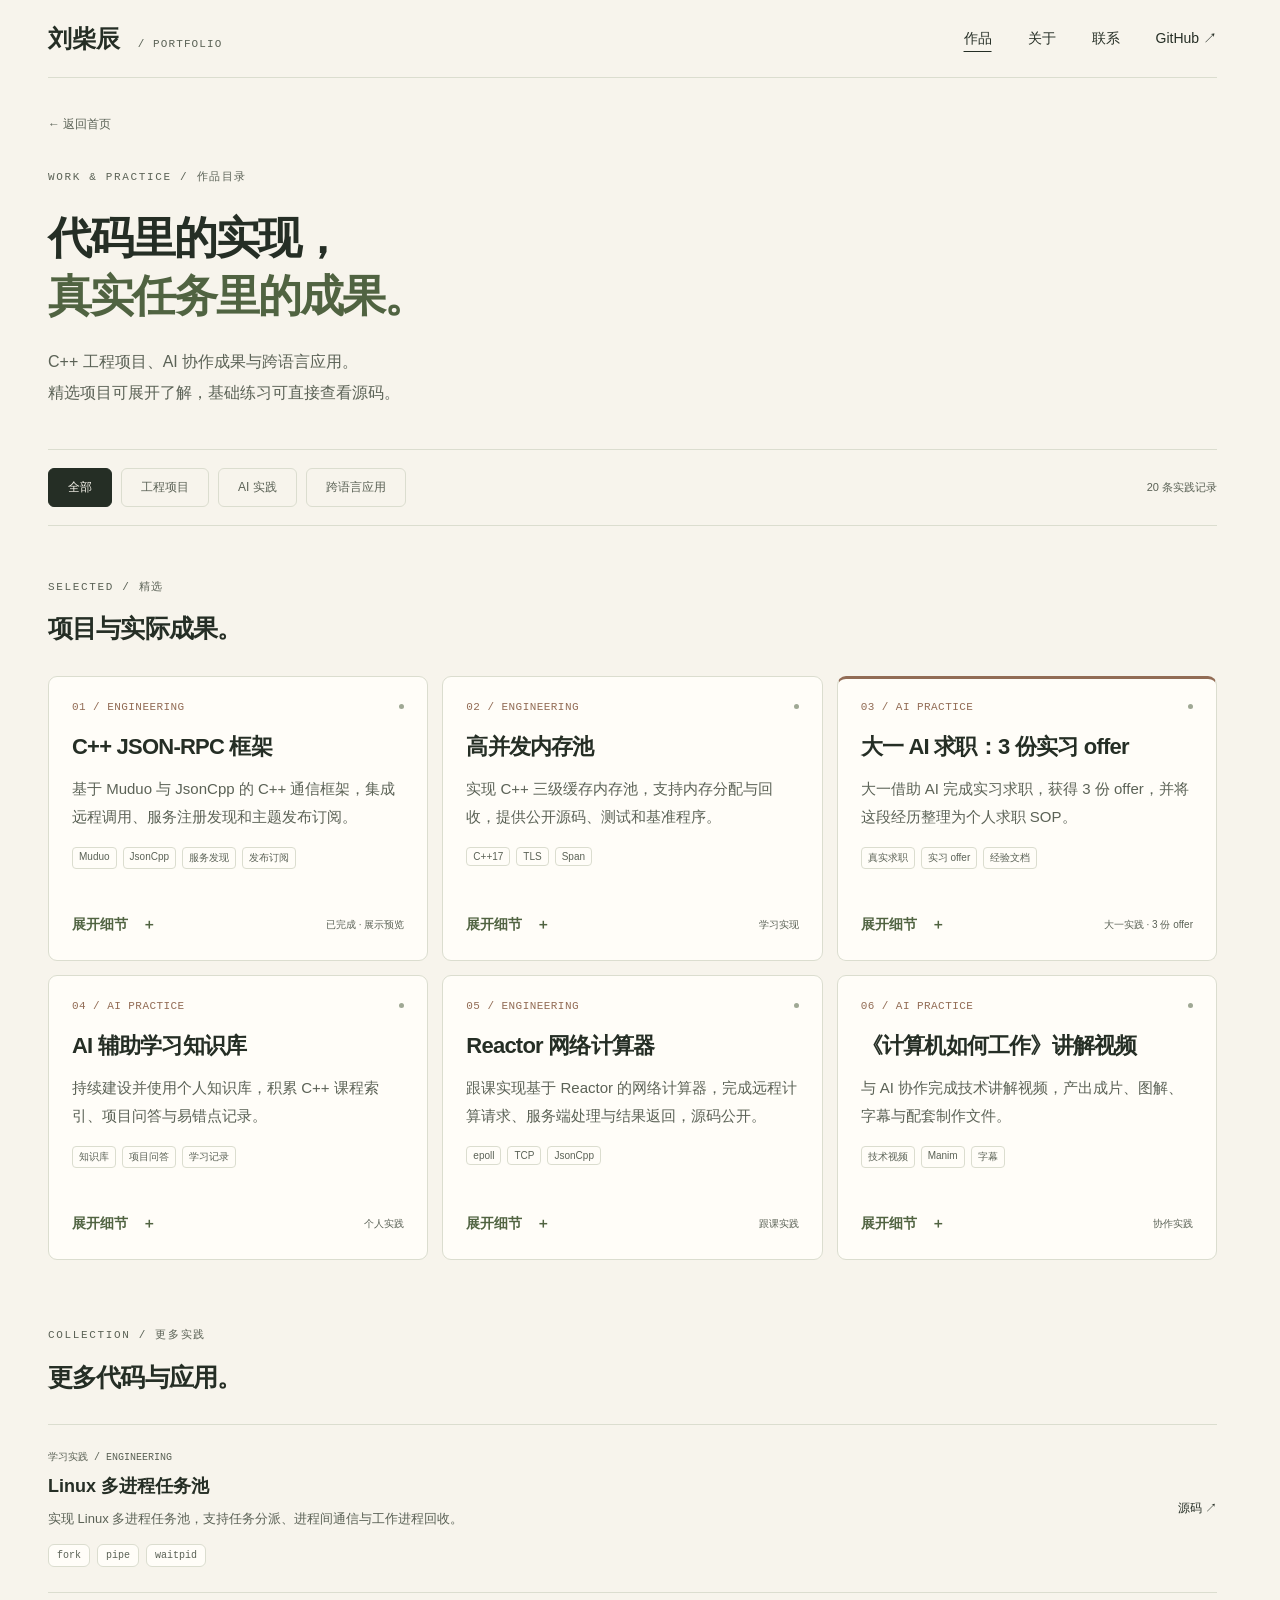
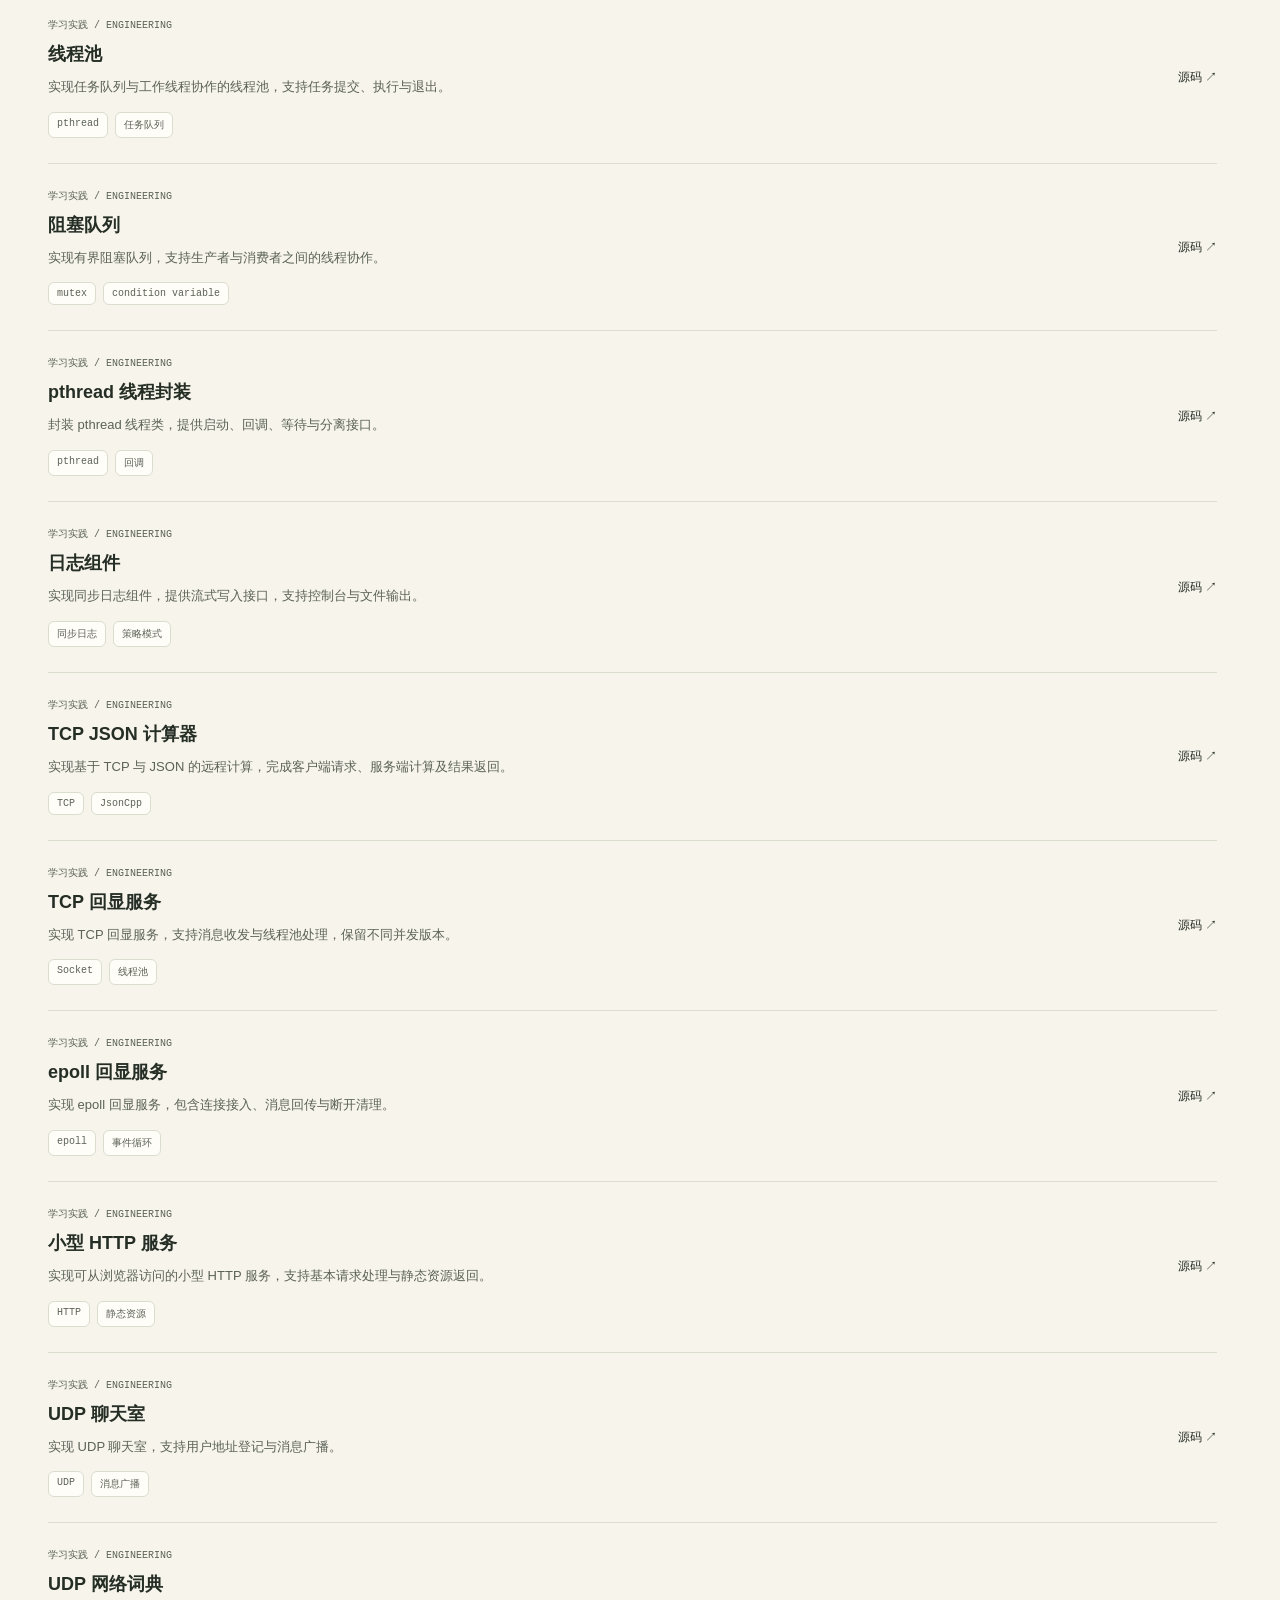
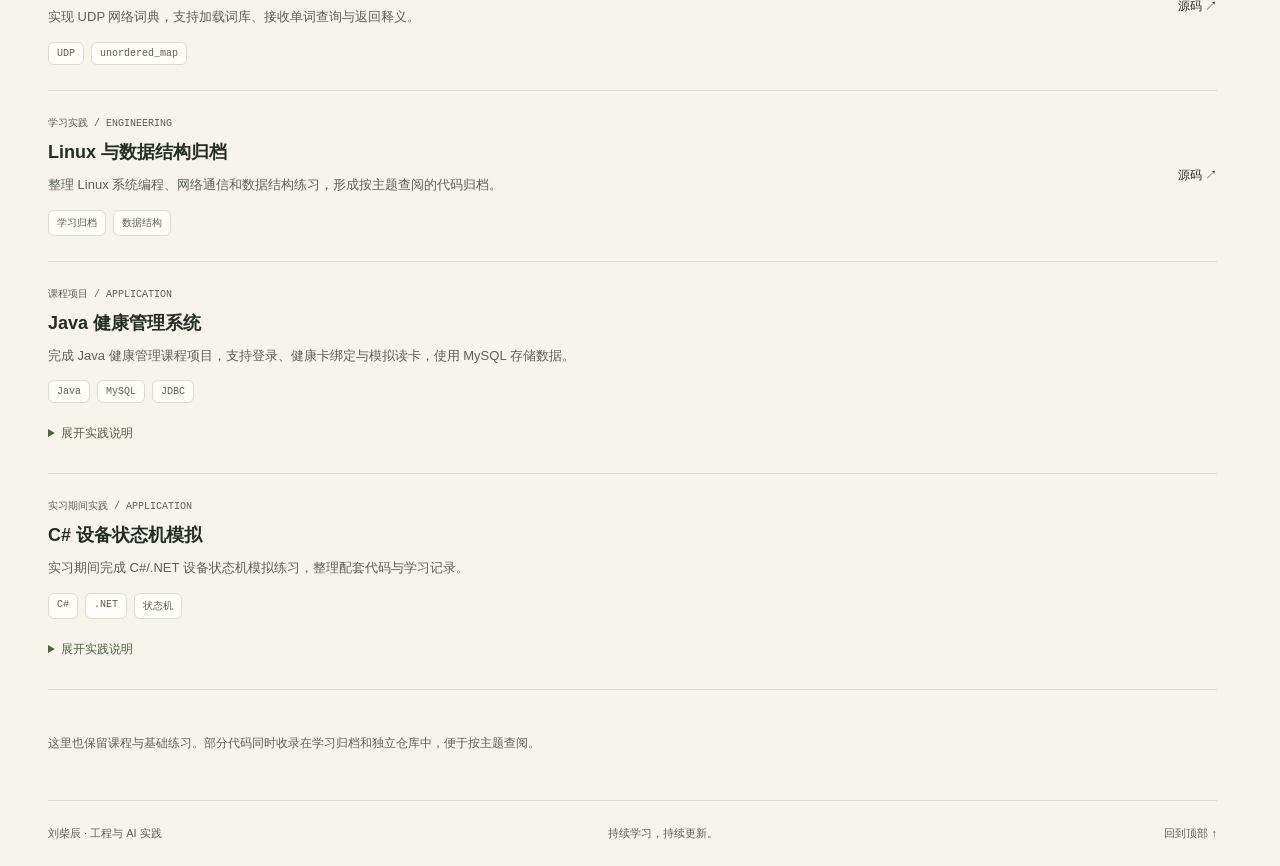
<file: work/index.html>
<!DOCTYPE html><html lang="zh-CN" data-theme="workshop"><head><meta charset="utf-8"><meta name="viewport" content="width=device-width,initial-scale=1"><meta name="description" content="C++ 工程项目、AI 协作与跨语言实践，以及可继续查看的源码和案例。"><meta name="robots" content="noindex,nofollow"><meta name="theme-color" content="#f8f3e9"><title>作品与实践 · 刘柴辰</title><link rel="icon" href="/favicon.svg" type="image/svg+xml"><link rel="canonical" href="https://mahiro726.github.io/work/"><meta property="og:type" content="website"><meta property="og:title" content="作品与实践 · 刘柴辰"><meta property="og:description" content="C++ 工程项目、AI 协作与跨语言实践，以及可继续查看的源码和案例。"><meta property="og:url" content="https://mahiro726.github.io/work/"><script>(function(){const themeColors = {"workshop":"#f8f3e9","ink":"#f4f4f1"};
const defaultTheme = "workshop";

      const requestedTheme = new URLSearchParams(location.search).get('theme');
      const selectedTheme = Object.hasOwn(themeColors, requestedTheme) ? requestedTheme : defaultTheme;
      document.documentElement.dataset.theme = selectedTheme;
      document.querySelector('meta[name="theme-color"]').content = themeColors[selectedTheme];
    })();</script><link rel="stylesheet" href="/_astro/SiteLayout.C_KV_Vcp.css"></head><body data-page="work"><a class="skip-link" href="#main">跳到正文</a><div class="site"><header class="site-nav"><a href="/" class="wordmark">刘柴辰<span> / PORTFOLIO</span></a><nav aria-label="主导航"><a href="/work/" aria-current="page">作品</a><a href="/#about">关于</a><a href="/#contact">联系</a><a href="https://github.com/mahiro726" target="_blank" rel="noopener noreferrer">GitHub ↗</a></nav></header><main id="main"><section class="directory-hero"><a class="breadcrumb" href="/">← 返回首页</a><span class="section-label">WORK & PRACTICE / 作品目录</span><h1>代码里的实现，<br><em>真实任务里的成果。</em></h1><p>C++ 工程项目、AI 协作成果与跨语言应用。<br>精选项目可展开了解，基础练习可直接查看源码。</p></section><div data-project-scope="all"><nav class="filter-bar" aria-label="筛选作品" data-filter-bar hidden><button type="button" data-filter="all" aria-pressed="true">全部</button><button type="button" data-filter="engineering" aria-pressed="false">工程项目</button><button type="button" data-filter="ai" aria-pressed="false">AI 实践</button><button type="button" data-filter="application" aria-pressed="false">跨语言应用</button><span data-filter-summary aria-live="polite">20 条实践记录</span></nav><section class="catalog-section" data-project-group><div class="section-top"><div><span class="section-label">SELECTED / 精选</span><h2>项目与实际成果。</h2></div></div><div class="project-grid"><article class="project evidence-card" data-kind="engineering" data-project="json-rpc"><div class="evidence-kicker"><span>01 / ENGINEERING</span><span class="evidence-marker" aria-hidden="true"></span></div><h3>C++ JSON-RPC 框架</h3><p class="evidence-summary">基于 Muduo 与 JsonCpp 的 C++ 通信框架，集成远程调用、服务注册发现和主题发布订阅。</p><ul class="evidence-tags" aria-label="项目标签"><li>Muduo</li><li>JsonCpp</li><li>服务发现</li><li>发布订阅</li></ul><div class="evidence-footer"><a class="detail-trigger" href="/work/json-rpc/" data-detail="json-rpc" aria-label="展开C++ JSON-RPC 框架细节">展开细节 <span aria-hidden="true">＋</span></a><span class="evidence-status">已完成 · 展示预览</span></div></article><article class="project evidence-card" data-kind="engineering" data-project="memory-pool"><div class="evidence-kicker"><span>02 / ENGINEERING</span><span class="evidence-marker" aria-hidden="true"></span></div><h3>高并发内存池</h3><p class="evidence-summary">实现 C++ 三级缓存内存池，支持内存分配与回收，提供公开源码、测试和基准程序。</p><ul class="evidence-tags" aria-label="项目标签"><li>C++17</li><li>TLS</li><li>Span</li></ul><div class="evidence-footer"><a class="detail-trigger" href="/work/memory-pool/" data-detail="memory-pool" aria-label="展开高并发内存池细节">展开细节 <span aria-hidden="true">＋</span></a><span class="evidence-status">学习实现</span></div></article><article class="project evidence-card" data-kind="ai" data-project="interview"><div class="evidence-kicker"><span>03 / AI PRACTICE</span><span class="evidence-marker" aria-hidden="true"></span></div><h3>大一 AI 求职：3 份实习 offer</h3><p class="evidence-summary">大一借助 AI 完成实习求职，获得 3 份 offer，并将这段经历整理为个人求职 SOP。</p><ul class="evidence-tags" aria-label="项目标签"><li>真实求职</li><li>实习 offer</li><li>经验文档</li></ul><div class="evidence-footer"><a class="detail-trigger" href="/work/interview/" data-detail="interview" aria-label="展开大一 AI 求职：3 份实习 offer细节">展开细节 <span aria-hidden="true">＋</span></a><span class="evidence-status">大一实践 · 3 份 offer</span></div></article><article class="project evidence-card" data-kind="ai" data-project="ai-learning"><div class="evidence-kicker"><span>04 / AI PRACTICE</span><span class="evidence-marker" aria-hidden="true"></span></div><h3>AI 辅助学习知识库</h3><p class="evidence-summary">持续建设并使用个人知识库，积累 C++ 课程索引、项目问答与易错点记录。</p><ul class="evidence-tags" aria-label="项目标签"><li>知识库</li><li>项目问答</li><li>学习记录</li></ul><div class="evidence-footer"><a class="detail-trigger" href="/work/ai-learning/" data-detail="ai-learning" aria-label="展开AI 辅助学习知识库细节">展开细节 <span aria-hidden="true">＋</span></a><span class="evidence-status">个人实践</span></div></article><article class="project evidence-card" data-kind="engineering" data-project="reactor-calculator"><div class="evidence-kicker"><span>05 / ENGINEERING</span><span class="evidence-marker" aria-hidden="true"></span></div><h3>Reactor 网络计算器</h3><p class="evidence-summary">跟课实现基于 Reactor 的网络计算器，完成远程计算请求、服务端处理与结果返回，源码公开。</p><ul class="evidence-tags" aria-label="项目标签"><li>epoll</li><li>TCP</li><li>JsonCpp</li></ul><div class="evidence-footer"><a class="detail-trigger" href="/work/reactor-calculator/" data-detail="reactor-calculator" aria-label="展开Reactor 网络计算器细节">展开细节 <span aria-hidden="true">＋</span></a><span class="evidence-status">跟课实践</span></div></article><article class="project evidence-card" data-kind="ai" data-project="technical-video"><div class="evidence-kicker"><span>06 / AI PRACTICE</span><span class="evidence-marker" aria-hidden="true"></span></div><h3>《计算机如何工作》讲解视频</h3><p class="evidence-summary">与 AI 协作完成技术讲解视频，产出成片、图解、字幕与配套制作文件。</p><ul class="evidence-tags" aria-label="项目标签"><li>技术视频</li><li>Manim</li><li>字幕</li></ul><div class="evidence-footer"><a class="detail-trigger" href="/work/technical-video/" data-detail="technical-video" aria-label="展开《计算机如何工作》讲解视频细节">展开细节 <span aria-hidden="true">＋</span></a><span class="evidence-status">协作实践</span></div></article></div></section><section class="catalog-section" data-project-group><div class="section-top"><div><span class="section-label">COLLECTION / 更多实践</span><h2>更多代码与应用。</h2></div></div><div class="practice-list"><article class="practice-row" data-hover-card="row" data-kind="engineering" id="practice-process-pool"><div><div class="row-meta">学习实践 / ENGINEERING</div><h3>Linux 多进程任务池</h3><p>实现 Linux 多进程任务池，支持任务分派、进程间通信与工作进程回收。</p><div class="tags"><span>fork</span><span>pipe</span><span>waitpid</span></div></div><a href="https://github.com/mahiro726/ProcessPool" class="row-action" target="_blank" rel="noopener noreferrer" aria-label="查看Linux 多进程任务池源码">源码 ↗</a></article><article class="practice-row" data-hover-card="row" data-kind="engineering" id="practice-thread-pool"><div><div class="row-meta">学习实践 / ENGINEERING</div><h3>线程池</h3><p>实现任务队列与工作线程协作的线程池，支持任务提交、执行与退出。</p><div class="tags"><span>pthread</span><span>任务队列</span></div></div><a href="https://github.com/mahiro726/ThreadPool" class="row-action" target="_blank" rel="noopener noreferrer" aria-label="查看线程池源码">源码 ↗</a></article><article class="practice-row" data-hover-card="row" data-kind="engineering" id="practice-block-queue"><div><div class="row-meta">学习实践 / ENGINEERING</div><h3>阻塞队列</h3><p>实现有界阻塞队列，支持生产者与消费者之间的线程协作。</p><div class="tags"><span>mutex</span><span>condition variable</span></div></div><a href="https://github.com/mahiro726/BlockQueue" class="row-action" target="_blank" rel="noopener noreferrer" aria-label="查看阻塞队列源码">源码 ↗</a></article><article class="practice-row" data-hover-card="row" data-kind="engineering" id="practice-thread"><div><div class="row-meta">学习实践 / ENGINEERING</div><h3>pthread 线程封装</h3><p>封装 pthread 线程类，提供启动、回调、等待与分离接口。</p><div class="tags"><span>pthread</span><span>回调</span></div></div><a href="https://github.com/mahiro726/Thread" class="row-action" target="_blank" rel="noopener noreferrer" aria-label="查看pthread 线程封装源码">源码 ↗</a></article><article class="practice-row" data-hover-card="row" data-kind="engineering" id="practice-logger"><div><div class="row-meta">学习实践 / ENGINEERING</div><h3>日志组件</h3><p>实现同步日志组件，提供流式写入接口，支持控制台与文件输出。</p><div class="tags"><span>同步日志</span><span>策略模式</span></div></div><a href="https://github.com/mahiro726/Logger" class="row-action" target="_blank" rel="noopener noreferrer" aria-label="查看日志组件源码">源码 ↗</a></article><article class="practice-row" data-hover-card="row" data-kind="engineering" id="practice-tcp-json"><div><div class="row-meta">学习实践 / ENGINEERING</div><h3>TCP JSON 计算器</h3><p>实现基于 TCP 与 JSON 的远程计算，完成客户端请求、服务端计算及结果返回。</p><div class="tags"><span>TCP</span><span>JsonCpp</span></div></div><a href="https://github.com/mahiro726/tcp-json-calculator" class="row-action" target="_blank" rel="noopener noreferrer" aria-label="查看TCP JSON 计算器源码">源码 ↗</a></article><article class="practice-row" data-hover-card="row" data-kind="engineering" id="practice-tcp-echo"><div><div class="row-meta">学习实践 / ENGINEERING</div><h3>TCP 回显服务</h3><p>实现 TCP 回显服务，支持消息收发与线程池处理，保留不同并发版本。</p><div class="tags"><span>Socket</span><span>线程池</span></div></div><a href="https://github.com/mahiro726/tcp-echoserver" class="row-action" target="_blank" rel="noopener noreferrer" aria-label="查看TCP 回显服务源码">源码 ↗</a></article><article class="practice-row" data-hover-card="row" data-kind="engineering" id="practice-epoll"><div><div class="row-meta">学习实践 / ENGINEERING</div><h3>epoll 回显服务</h3><p>实现 epoll 回显服务，包含连接接入、消息回传与断开清理。</p><div class="tags"><span>epoll</span><span>事件循环</span></div></div><a href="https://github.com/mahiro726/EpollServer" class="row-action" target="_blank" rel="noopener noreferrer" aria-label="查看epoll 回显服务源码">源码 ↗</a></article><article class="practice-row" data-hover-card="row" data-kind="engineering" id="practice-http"><div><div class="row-meta">学习实践 / ENGINEERING</div><h3>小型 HTTP 服务</h3><p>实现可从浏览器访问的小型 HTTP 服务，支持基本请求处理与静态资源返回。</p><div class="tags"><span>HTTP</span><span>静态资源</span></div></div><a href="https://github.com/mahiro726/httpserver" class="row-action" target="_blank" rel="noopener noreferrer" aria-label="查看小型 HTTP 服务源码">源码 ↗</a></article><article class="practice-row" data-hover-card="row" data-kind="engineering" id="practice-udp-chat"><div><div class="row-meta">学习实践 / ENGINEERING</div><h3>UDP 聊天室</h3><p>实现 UDP 聊天室，支持用户地址登记与消息广播。</p><div class="tags"><span>UDP</span><span>消息广播</span></div></div><a href="https://github.com/mahiro726/UdpChatRoom" class="row-action" target="_blank" rel="noopener noreferrer" aria-label="查看UDP 聊天室源码">源码 ↗</a></article><article class="practice-row" data-hover-card="row" data-kind="engineering" id="practice-udp-dictionary"><div><div class="row-meta">学习实践 / ENGINEERING</div><h3>UDP 网络词典</h3><p>实现 UDP 网络词典，支持加载词库、接收单词查询与返回释义。</p><div class="tags"><span>UDP</span><span>unordered_map</span></div></div><a href="https://github.com/mahiro726/udp-dictionary" class="row-action" target="_blank" rel="noopener noreferrer" aria-label="查看UDP 网络词典源码">源码 ↗</a></article><article class="practice-row" data-hover-card="row" data-kind="engineering" id="practice-practice-codes"><div><div class="row-meta">学习实践 / ENGINEERING</div><h3>Linux 与数据结构归档</h3><p>整理 Linux 系统编程、网络通信和数据结构练习，形成按主题查阅的代码归档。</p><div class="tags"><span>学习归档</span><span>数据结构</span></div></div><a href="https://github.com/mahiro726/practice-codes" class="row-action" target="_blank" rel="noopener noreferrer" aria-label="查看Linux 与数据结构归档源码">源码 ↗</a></article><article class="practice-row" data-hover-card="row" data-kind="application" id="practice-java"><div><div class="row-meta">课程项目 / APPLICATION</div><h3>Java 健康管理系统</h3><p>完成 Java 健康管理课程项目，支持登录、健康卡绑定与模拟读卡，使用 MySQL 存储数据。</p><div class="tags"><span>Java</span><span>MySQL</span><span>JDBC</span></div><details class="row-detail"><summary>展开实践说明</summary><div><p>基于 Java、JDBC 与 MySQL 的桌面课程项目，完成健康卡信息管理与模拟操作。</p><section><h4>主要功能</h4><p>用户登录、健康卡绑定、模拟刷卡与文件卡号读取。</p></section><section><h4>演示方式</h4><p>使用模拟卡号和文本文件输入完成课程演示，未接入真实读卡硬件。</p></section></div></details></div></article><article class="practice-row" data-hover-card="row" data-kind="application" id="practice-csharp"><div><div class="row-meta">实习期间实践 / APPLICATION</div><h3>C# 设备状态机模拟</h3><p>实习期间完成 C#/.NET 设备状态机模拟练习，整理配套代码与学习记录。</p><div class="tags"><span>C#</span><span>.NET</span><span>状态机</span></div><details class="row-detail"><summary>展开实践说明</summary><div><p>8—9 月实习期间完成设备逻辑模拟练习，将 C++ 基础迁移到 C#/.NET。</p><section><h4>完成内容</h4><p>控制台设备状态机模拟、状态变化与事件通知，以及配套学习记录。</p></section><section><h4>实践范围</h4><p>个人模拟练习，不作为真实设备或生产线交付案例。</p></section></div></details></div></article></div></section></div><p class="directory-note">这里也保留课程与基础练习。部分代码同时收录在学习归档和独立仓库中，便于按主题查阅。</p></main><footer class="site-footer"><span>刘柴辰 · 工程与 AI 实践</span><span>持续学习，持续更新。</span><a href="#main">回到顶部 ↑</a></footer></div><dialog id="project-dialog" class="project-dialog"><div data-dialog-content></div></dialog><template data-preview="json-rpc"><div class="detail-header"><div><span class="section-label">C++ / 远程调用 · 已完成 · 展示预览</span><h2 id="preview-title-json-rpc">C++ JSON-RPC 框架</h2></div><button type="button" class="detail-close" data-close-detail aria-label="关闭项目细节" autofocus>×</button></div><div class="detail-content"><p class="detail-intro">面向 C++ 网络应用，将远程调用、服务发现与主题消息整合到统一框架中。</p><section><h3>主要功能</h3><ul><li>远程调用：同步、异步与回调接口。</li><li>服务发现：服务注册与地址查询。</li><li>主题消息：发布、订阅与消息推送。</li></ul></section><section><h3>工程特点</h3><p>通信与业务分层，共用消息处理能力，对外提供统一接口。</p></section><section><h3>展示说明</h3><p>本条暂按项目完成后的状态预览，不作为实际完成记录。</p></section><div class="detail-actions"><a class="detail-primary" href="/work/json-rpc/">查看项目介绍 ↗</a><a href="https://github.com/mahiro726/json_rpc" target="_blank" rel="noopener noreferrer">查看公开源码 ↗</a><button type="button" data-close-detail>返回浏览</button></div></div></template><template data-preview="memory-pool"><div class="detail-header"><div><span class="section-label">C++ / 内存与并发 · 学习实现</span><h2 id="preview-title-memory-pool">高并发内存池</h2></div><button type="button" class="detail-close" data-close-detail aria-label="关闭项目细节" autofocus>×</button></div><div class="detail-content"><p class="detail-intro">参照 tcmalloc 思路完成三级缓存内存池的学习实现，将内存管理与并发知识落实到代码。</p><section><h3>实现范围</h3><p>ThreadCache、CentralCache 与 PageCache 三层协作，覆盖线程本地缓存、共享对象管理和页级分配。</p></section><section><h3>可查看的产出</h3><p>公开仓库包含实现源码、测试和基准程序，可进一步查看项目代码与测试入口。</p></section><div class="detail-actions"><a class="detail-primary" href="/work/memory-pool/">查看项目介绍 ↗</a><a href="https://github.com/mahiro726/ConcurrentMemoryPool" target="_blank" rel="noopener noreferrer">查看公开源码 ↗</a><button type="button" data-close-detail>返回浏览</button></div></div></template><template data-preview="interview"><div class="detail-header"><div><span class="section-label">AI / 真实成果 · 大一实践 · 3 份 offer</span><h2 id="preview-title-interview">大一 AI 求职：3 份实习 offer</h2></div><button type="button" class="detail-close" data-close-detail aria-label="关闭项目细节" autofocus>×</button></div><div class="detail-content"><p class="detail-intro">大一获得 3 份实习 offer，并进入实习。这是一次有实际录用结果的 AI 协作实践。</p><section><h3>我的角色</h3><p>本人完成求职准备、参加面试并作出选择；AI 辅助材料整理与表达练习。</p></section><section><h3>文档成果</h3><p>将实际求职经历整理为 AI 求职 SOP，留作后续求职与经验回顾的资料。</p></section><div class="detail-actions"><a class="detail-primary" href="/work/interview/">查看项目介绍 ↗</a><button type="button" data-close-detail>返回浏览</button></div></div></template><template data-preview="ai-learning"><div class="detail-header"><div><span class="section-label">AI / 学习与知识组织 · 个人实践</span><h2 id="preview-title-ai-learning">AI 辅助学习知识库</h2></div><button type="button" class="detail-close" data-close-detail aria-label="关闭项目细节" autofocus>×</button></div><div class="detail-content"><p class="detail-intro">从零散文件逐步迭代为持续使用的学习资料库，覆盖 C++ 课程与工程项目。</p><section><h3>已有产出</h3><p>课程资料索引、项目问答、易错点与修正记录，形成可持续更新的个人学习资料。</p></section><section><h3>我的参与</h3><p>确定学习需求，实际使用并修订内容；AI 协助整理。参考课程方法，并按个人需要持续调整。</p></section><div class="detail-actions"><a class="detail-primary" href="/work/ai-learning/">查看项目介绍 ↗</a><button type="button" data-close-detail>返回浏览</button></div></div></template><template data-preview="reactor-calculator"><div class="detail-header"><div><span class="section-label">C++ / 网络与协议 · 跟课实践</span><h2 id="preview-title-reactor-calculator">Reactor 网络计算器</h2></div><button type="button" class="detail-close" data-close-detail aria-label="关闭项目细节" autofocus>×</button></div><div class="detail-content"><p class="detail-intro">以网络计算器为业务场景，跟课完成一个连接客户端与服务端的 C++ 网络项目。</p><section><h3>项目功能</h3><p>接收远程计算请求，完成报文解析、计算与结果返回；包含连接管理和异常断开处理。</p></section><section><h3>技术与产出</h3><p>采用 epoll、非阻塞 I/O 与 JsonCpp，分开组织网络、协议和业务代码。完整学习项目源码已公开。</p></section><div class="detail-actions"><a class="detail-primary" href="/work/reactor-calculator/">查看项目介绍 ↗</a><a href="https://github.com/mahiro726/reactor-calculator" target="_blank" rel="noopener noreferrer">查看公开源码 ↗</a><button type="button" data-close-detail>返回浏览</button></div></div></template><template data-preview="technical-video"><div class="detail-header"><div><span class="section-label">AI / 技术讲解视频 · 协作实践</span><h2 id="preview-title-technical-video">《计算机如何工作》讲解视频</h2></div><button type="button" class="detail-close" data-close-detail aria-label="关闭项目细节" autofocus>×</button></div><div class="detail-content"><p class="detail-intro">围绕“计算机如何工作”完成讲解作品，以图解、声音与字幕呈现计算机原理。</p><section><h3>我的参与</h3><p>确定表达目标，审阅内容与画面并提出修改；AI 协助代码与制作环节。</p></section><section><h3>作品状态</h3><p>已完成本地成片及配套制作文件，公开播放入口待补充。</p></section><div class="detail-actions"><a class="detail-primary" href="/work/technical-video/">查看项目介绍 ↗</a><button type="button" data-close-detail>返回浏览</button></div></div></template><template data-preview="java"><div class="detail-header"><div><span class="section-label">APPLICATION / 跨语言应用 · 课程项目</span><h2 id="preview-title-java">Java 健康管理系统</h2></div><button type="button" class="detail-close" data-close-detail aria-label="关闭项目细节" autofocus>×</button></div><div class="detail-content"><p class="detail-intro">基于 Java、JDBC 与 MySQL 的桌面课程项目，完成健康卡信息管理与模拟操作。</p><section><h3>主要功能</h3><p>用户登录、健康卡绑定、模拟刷卡与文件卡号读取。</p></section><section><h3>演示方式</h3><p>使用模拟卡号和文本文件输入完成课程演示，未接入真实读卡硬件。</p></section><div class="detail-actions"><button type="button" data-close-detail>返回浏览</button></div></div></template><template data-preview="csharp"><div class="detail-header"><div><span class="section-label">APPLICATION / 跨语言应用 · 实习期间实践</span><h2 id="preview-title-csharp">C# 设备状态机模拟</h2></div><button type="button" class="detail-close" data-close-detail aria-label="关闭项目细节" autofocus>×</button></div><div class="detail-content"><p class="detail-intro">8—9 月实习期间完成设备逻辑模拟练习，将 C++ 基础迁移到 C#/.NET。</p><section><h3>完成内容</h3><p>控制台设备状态机模拟、状态变化与事件通知，以及配套学习记录。</p></section><section><h3>实践范围</h3><p>个人模拟练习，不作为真实设备或生产线交付案例。</p></section><div class="detail-actions"><button type="button" data-close-detail>返回浏览</button></div></div></template><script type="module" src="/_astro/SiteLayout.astro_astro_type_script_index_0_lang.CzsSExKa.js"></script></body></html>
</file>
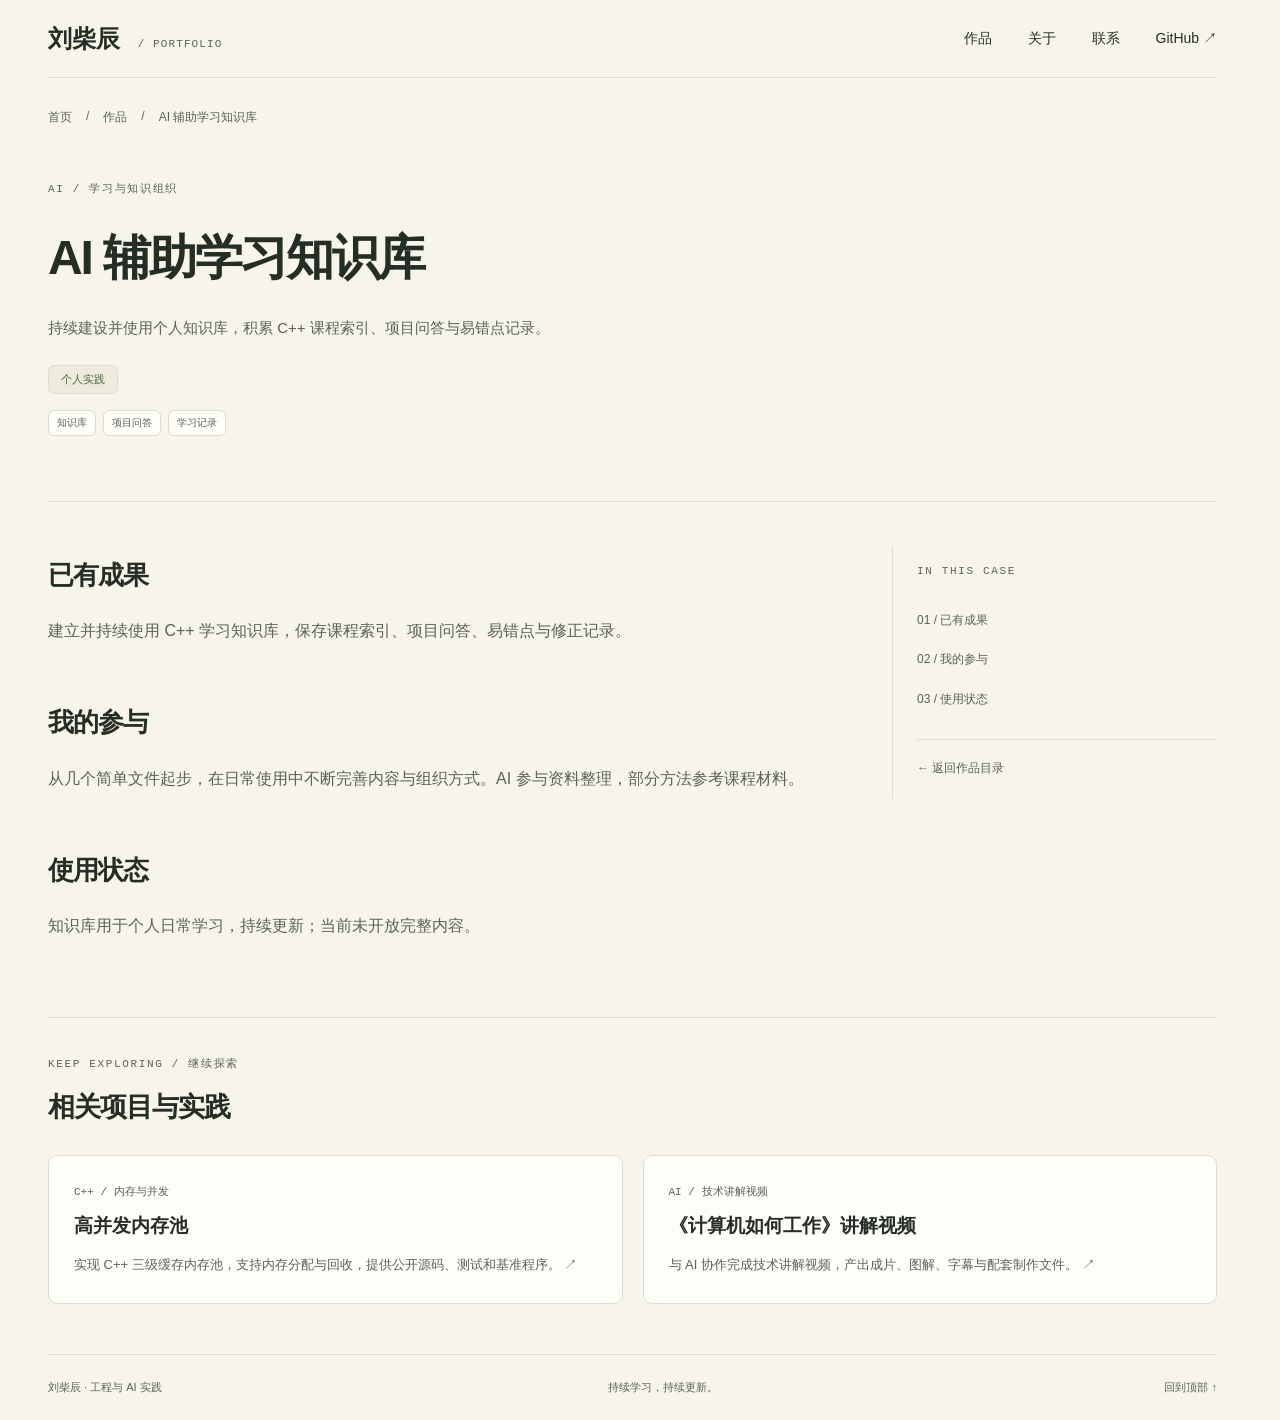
<file: work/ai-learning/index.html>
<!DOCTYPE html><html lang="zh-CN" data-theme="workshop"><head><meta charset="utf-8"><meta name="viewport" content="width=device-width,initial-scale=1"><meta name="description" content="持续建设并使用个人知识库，积累 C++ 课程索引、项目问答与易错点记录。"><meta name="theme-color" content="#f8f3e9"><title>AI 辅助学习知识库 · 刘柴辰</title><link rel="icon" href="/favicon.svg" type="image/svg+xml"><link rel="canonical" href="https://mahiro726.github.io/work/ai-learning/"><meta property="og:type" content="website"><meta property="og:title" content="AI 辅助学习知识库 · 刘柴辰"><meta property="og:description" content="持续建设并使用个人知识库，积累 C++ 课程索引、项目问答与易错点记录。"><meta property="og:url" content="https://mahiro726.github.io/work/ai-learning/"><script>(function(){const themeColors = {"workshop":"#f8f3e9","ink":"#f4f4f1"};
const defaultTheme = "workshop";

      const requestedTheme = new URLSearchParams(location.search).get('theme');
      const selectedTheme = Object.hasOwn(themeColors, requestedTheme) ? requestedTheme : defaultTheme;
      document.documentElement.dataset.theme = selectedTheme;
      document.querySelector('meta[name="theme-color"]').content = themeColors[selectedTheme];
    })();</script><link rel="stylesheet" href="/_astro/SiteLayout.C_KV_Vcp.css"></head><body data-page="case"><a class="skip-link" href="#main">跳到正文</a><div class="site"><header class="site-nav"><a href="/" class="wordmark">刘柴辰<span> / PORTFOLIO</span></a><nav aria-label="主导航"><a href="/work/">作品</a><a href="/#about">关于</a><a href="/#contact">联系</a><a href="https://github.com/mahiro726" target="_blank" rel="noopener noreferrer">GitHub ↗</a></nav></header><main id="main"><nav class="breadcrumbs" aria-label="面包屑"><a href="/">首页</a><span>/</span><a href="/work/">作品</a><span>/</span><span aria-current="page">AI 辅助学习知识库</span></nav><section class="case-hero case-hero-text"><div><span class="section-label">AI / 学习与知识组织</span><h1>AI 辅助学习知识库</h1><p class="case-lede">持续建设并使用个人知识库，积累 C++ 课程索引、项目问答与易错点记录。</p><div class="case-status"><span>个人实践</span></div><div class="tags"><span>知识库</span><span>项目问答</span><span>学习记录</span></div></div></section><div class="case-layout"><article class="case-body prose"><h2 id="已有成果">已有成果</h2>
<p>建立并持续使用 C++ 学习知识库，保存课程索引、项目问答、易错点与修正记录。</p>
<h2 id="我的参与">我的参与</h2>
<p>从几个简单文件起步，在日常使用中不断完善内容与组织方式。AI 参与资料整理，部分方法参考课程材料。</p>
<h2 id="使用状态">使用状态</h2>
<p>知识库用于个人日常学习，持续更新；当前未开放完整内容。</p>
</article><aside class="case-toc" aria-label="案例章节目录"><span class="section-label">IN THIS CASE</span><a href="#已有成果">01 / 已有成果</a><a href="#我的参与">02 / 我的参与</a><a href="#使用状态">03 / 使用状态</a><a class="toc-back" href="/work/">← 返回作品目录</a></aside></div><section class="related-work"><span class="section-label">KEEP EXPLORING / 继续探索</span><h2>相关项目与实践</h2><div class="related-grid"><a data-hover-card="surface" href="/work/memory-pool/"><span>C++ / 内存与并发</span><h3>高并发内存池</h3><p>实现 C++ 三级缓存内存池，支持内存分配与回收，提供公开源码、测试和基准程序。 ↗</p></a><a data-hover-card="surface" href="/work/technical-video/"><span>AI / 技术讲解视频</span><h3>《计算机如何工作》讲解视频</h3><p>与 AI 协作完成技术讲解视频，产出成片、图解、字幕与配套制作文件。 ↗</p></a></div></section></main><footer class="site-footer"><span>刘柴辰 · 工程与 AI 实践</span><span>持续学习，持续更新。</span><a href="#main">回到顶部 ↑</a></footer></div><script type="module" src="/_astro/SiteLayout.astro_astro_type_script_index_0_lang.CzsSExKa.js"></script></body></html>
</file>
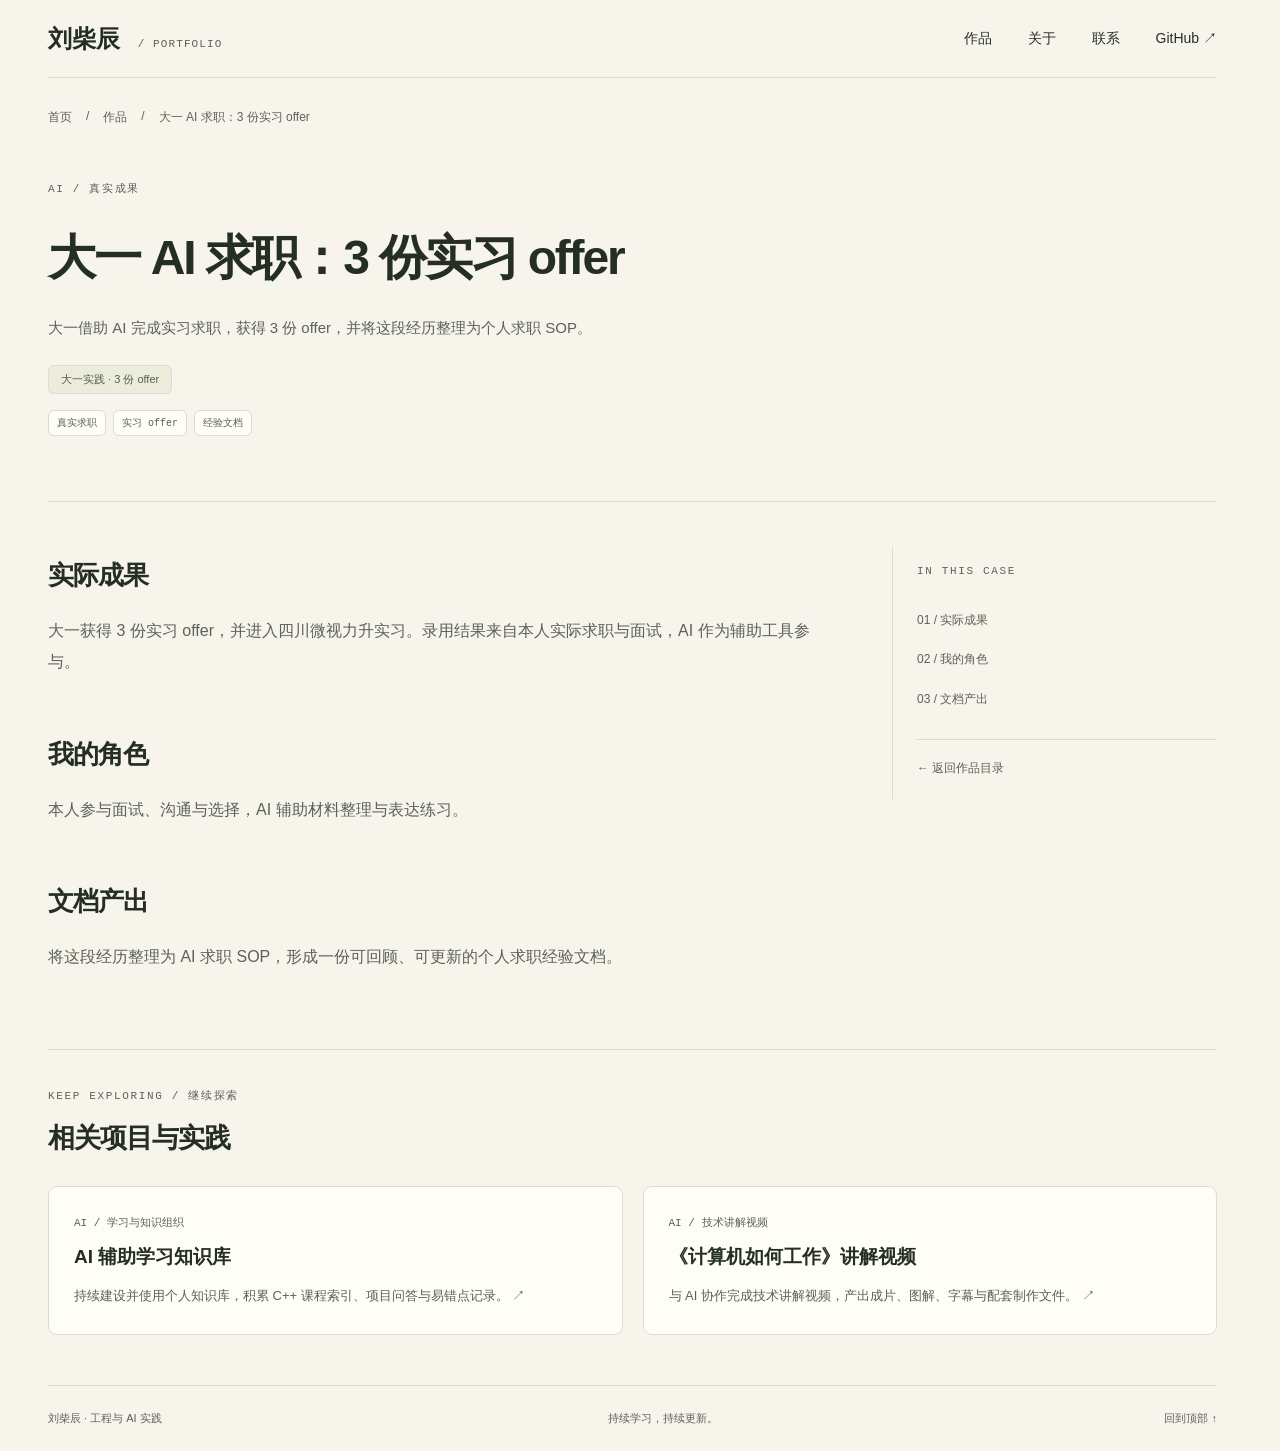
<file: work/interview/index.html>
<!DOCTYPE html><html lang="zh-CN" data-theme="workshop"><head><meta charset="utf-8"><meta name="viewport" content="width=device-width,initial-scale=1"><meta name="description" content="大一借助 AI 完成实习求职，获得 3 份 offer，并将这段经历整理为个人求职 SOP。"><meta name="theme-color" content="#f8f3e9"><title>大一 AI 求职：3 份实习 offer · 刘柴辰</title><link rel="icon" href="/favicon.svg" type="image/svg+xml"><link rel="canonical" href="https://mahiro726.github.io/work/interview/"><meta property="og:type" content="website"><meta property="og:title" content="大一 AI 求职：3 份实习 offer · 刘柴辰"><meta property="og:description" content="大一借助 AI 完成实习求职，获得 3 份 offer，并将这段经历整理为个人求职 SOP。"><meta property="og:url" content="https://mahiro726.github.io/work/interview/"><script>(function(){const themeColors = {"workshop":"#f8f3e9","ink":"#f4f4f1"};
const defaultTheme = "workshop";

      const requestedTheme = new URLSearchParams(location.search).get('theme');
      const selectedTheme = Object.hasOwn(themeColors, requestedTheme) ? requestedTheme : defaultTheme;
      document.documentElement.dataset.theme = selectedTheme;
      document.querySelector('meta[name="theme-color"]').content = themeColors[selectedTheme];
    })();</script><link rel="stylesheet" href="/_astro/SiteLayout.C_KV_Vcp.css"></head><body data-page="case"><a class="skip-link" href="#main">跳到正文</a><div class="site"><header class="site-nav"><a href="/" class="wordmark">刘柴辰<span> / PORTFOLIO</span></a><nav aria-label="主导航"><a href="/work/">作品</a><a href="/#about">关于</a><a href="/#contact">联系</a><a href="https://github.com/mahiro726" target="_blank" rel="noopener noreferrer">GitHub ↗</a></nav></header><main id="main"><nav class="breadcrumbs" aria-label="面包屑"><a href="/">首页</a><span>/</span><a href="/work/">作品</a><span>/</span><span aria-current="page">大一 AI 求职：3 份实习 offer</span></nav><section class="case-hero case-hero-text"><div><span class="section-label">AI / 真实成果</span><h1>大一 AI 求职：3 份实习 offer</h1><p class="case-lede">大一借助 AI 完成实习求职，获得 3 份 offer，并将这段经历整理为个人求职 SOP。</p><div class="case-status"><span>大一实践 · 3 份 offer</span></div><div class="tags"><span>真实求职</span><span>实习 offer</span><span>经验文档</span></div></div></section><div class="case-layout"><article class="case-body prose"><h2 id="实际成果">实际成果</h2>
<p>大一获得 3 份实习 offer，并进入四川微视力升实习。录用结果来自本人实际求职与面试，AI 作为辅助工具参与。</p>
<h2 id="我的角色">我的角色</h2>
<p>本人参与面试、沟通与选择，AI 辅助材料整理与表达练习。</p>
<h2 id="文档产出">文档产出</h2>
<p>将这段经历整理为 AI 求职 SOP，形成一份可回顾、可更新的个人求职经验文档。</p>
</article><aside class="case-toc" aria-label="案例章节目录"><span class="section-label">IN THIS CASE</span><a href="#实际成果">01 / 实际成果</a><a href="#我的角色">02 / 我的角色</a><a href="#文档产出">03 / 文档产出</a><a class="toc-back" href="/work/">← 返回作品目录</a></aside></div><section class="related-work"><span class="section-label">KEEP EXPLORING / 继续探索</span><h2>相关项目与实践</h2><div class="related-grid"><a data-hover-card="surface" href="/work/ai-learning/"><span>AI / 学习与知识组织</span><h3>AI 辅助学习知识库</h3><p>持续建设并使用个人知识库，积累 C++ 课程索引、项目问答与易错点记录。 ↗</p></a><a data-hover-card="surface" href="/work/technical-video/"><span>AI / 技术讲解视频</span><h3>《计算机如何工作》讲解视频</h3><p>与 AI 协作完成技术讲解视频，产出成片、图解、字幕与配套制作文件。 ↗</p></a></div></section></main><footer class="site-footer"><span>刘柴辰 · 工程与 AI 实践</span><span>持续学习，持续更新。</span><a href="#main">回到顶部 ↑</a></footer></div><script type="module" src="/_astro/SiteLayout.astro_astro_type_script_index_0_lang.CzsSExKa.js"></script></body></html>
</file>
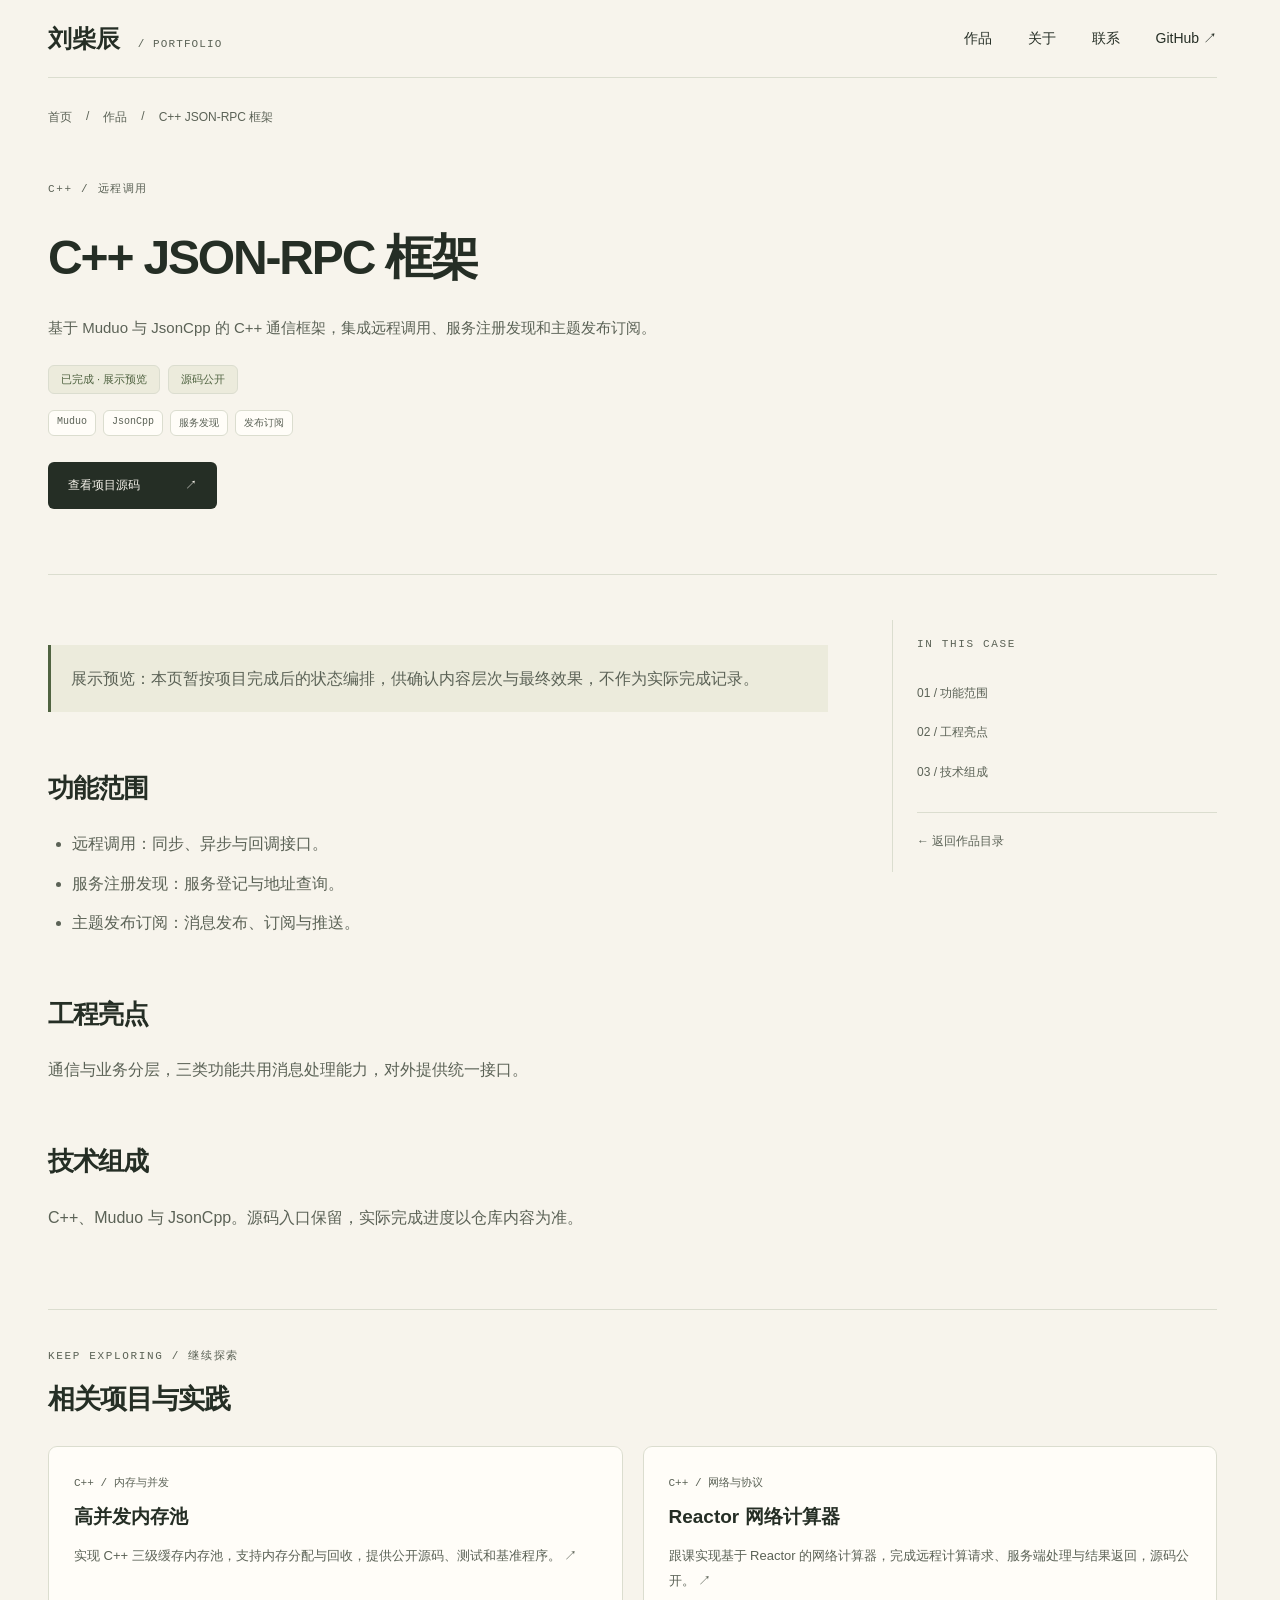
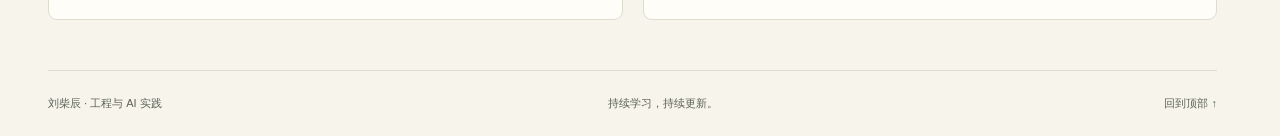
<file: work/json-rpc/index.html>
<!DOCTYPE html><html lang="zh-CN" data-theme="workshop"><head><meta charset="utf-8"><meta name="viewport" content="width=device-width,initial-scale=1"><meta name="description" content="基于 Muduo 与 JsonCpp 的 C++ 通信框架，集成远程调用、服务注册发现和主题发布订阅。"><meta name="robots" content="noindex,nofollow"><meta name="theme-color" content="#f8f3e9"><title>C++ JSON-RPC 框架 · 刘柴辰</title><link rel="icon" href="/favicon.svg" type="image/svg+xml"><link rel="canonical" href="https://mahiro726.github.io/work/json-rpc/"><meta property="og:type" content="website"><meta property="og:title" content="C++ JSON-RPC 框架 · 刘柴辰"><meta property="og:description" content="基于 Muduo 与 JsonCpp 的 C++ 通信框架，集成远程调用、服务注册发现和主题发布订阅。"><meta property="og:url" content="https://mahiro726.github.io/work/json-rpc/"><script>(function(){const themeColors = {"workshop":"#f8f3e9","ink":"#f4f4f1"};
const defaultTheme = "workshop";

      const requestedTheme = new URLSearchParams(location.search).get('theme');
      const selectedTheme = Object.hasOwn(themeColors, requestedTheme) ? requestedTheme : defaultTheme;
      document.documentElement.dataset.theme = selectedTheme;
      document.querySelector('meta[name="theme-color"]').content = themeColors[selectedTheme];
    })();</script><link rel="stylesheet" href="/_astro/SiteLayout.C_KV_Vcp.css"></head><body data-page="case"><a class="skip-link" href="#main">跳到正文</a><div class="site"><header class="site-nav"><a href="/" class="wordmark">刘柴辰<span> / PORTFOLIO</span></a><nav aria-label="主导航"><a href="/work/">作品</a><a href="/#about">关于</a><a href="/#contact">联系</a><a href="https://github.com/mahiro726" target="_blank" rel="noopener noreferrer">GitHub ↗</a></nav></header><main id="main"><nav class="breadcrumbs" aria-label="面包屑"><a href="/">首页</a><span>/</span><a href="/work/">作品</a><span>/</span><span aria-current="page">C++ JSON-RPC 框架</span></nav><section class="case-hero case-hero-text"><div><span class="section-label">C++ / 远程调用</span><h1>C++ JSON-RPC 框架</h1><p class="case-lede">基于 Muduo 与 JsonCpp 的 C++ 通信框架，集成远程调用、服务注册发现和主题发布订阅。</p><div class="case-status"><span>已完成 · 展示预览</span><span>源码公开</span></div><div class="tags"><span>Muduo</span><span>JsonCpp</span><span>服务发现</span><span>发布订阅</span></div><a class="primary" href="https://github.com/mahiro726/json_rpc" target="_blank" rel="noopener noreferrer">查看项目源码 <span>↗</span></a></div></section><div class="case-layout"><article class="case-body prose"><blockquote>
<p>展示预览：本页暂按项目完成后的状态编排，供确认内容层次与最终效果，不作为实际完成记录。</p>
</blockquote>
<h2 id="功能范围">功能范围</h2>
<ul>
<li>远程调用：同步、异步与回调接口。</li>
<li>服务注册发现：服务登记与地址查询。</li>
<li>主题发布订阅：消息发布、订阅与推送。</li>
</ul>
<h2 id="工程亮点">工程亮点</h2>
<p>通信与业务分层，三类功能共用消息处理能力，对外提供统一接口。</p>
<h2 id="技术组成">技术组成</h2>
<p>C++、Muduo 与 JsonCpp。源码入口保留，实际完成进度以仓库内容为准。</p>
</article><aside class="case-toc" aria-label="案例章节目录"><span class="section-label">IN THIS CASE</span><a href="#功能范围">01 / 功能范围</a><a href="#工程亮点">02 / 工程亮点</a><a href="#技术组成">03 / 技术组成</a><a class="toc-back" href="/work/">← 返回作品目录</a></aside></div><section class="related-work"><span class="section-label">KEEP EXPLORING / 继续探索</span><h2>相关项目与实践</h2><div class="related-grid"><a data-hover-card="surface" href="/work/memory-pool/"><span>C++ / 内存与并发</span><h3>高并发内存池</h3><p>实现 C++ 三级缓存内存池，支持内存分配与回收，提供公开源码、测试和基准程序。 ↗</p></a><a data-hover-card="surface" href="/work/reactor-calculator/"><span>C++ / 网络与协议</span><h3>Reactor 网络计算器</h3><p>跟课实现基于 Reactor 的网络计算器，完成远程计算请求、服务端处理与结果返回，源码公开。 ↗</p></a></div></section></main><footer class="site-footer"><span>刘柴辰 · 工程与 AI 实践</span><span>持续学习，持续更新。</span><a href="#main">回到顶部 ↑</a></footer></div><script type="module" src="/_astro/SiteLayout.astro_astro_type_script_index_0_lang.CzsSExKa.js"></script></body></html>
</file>
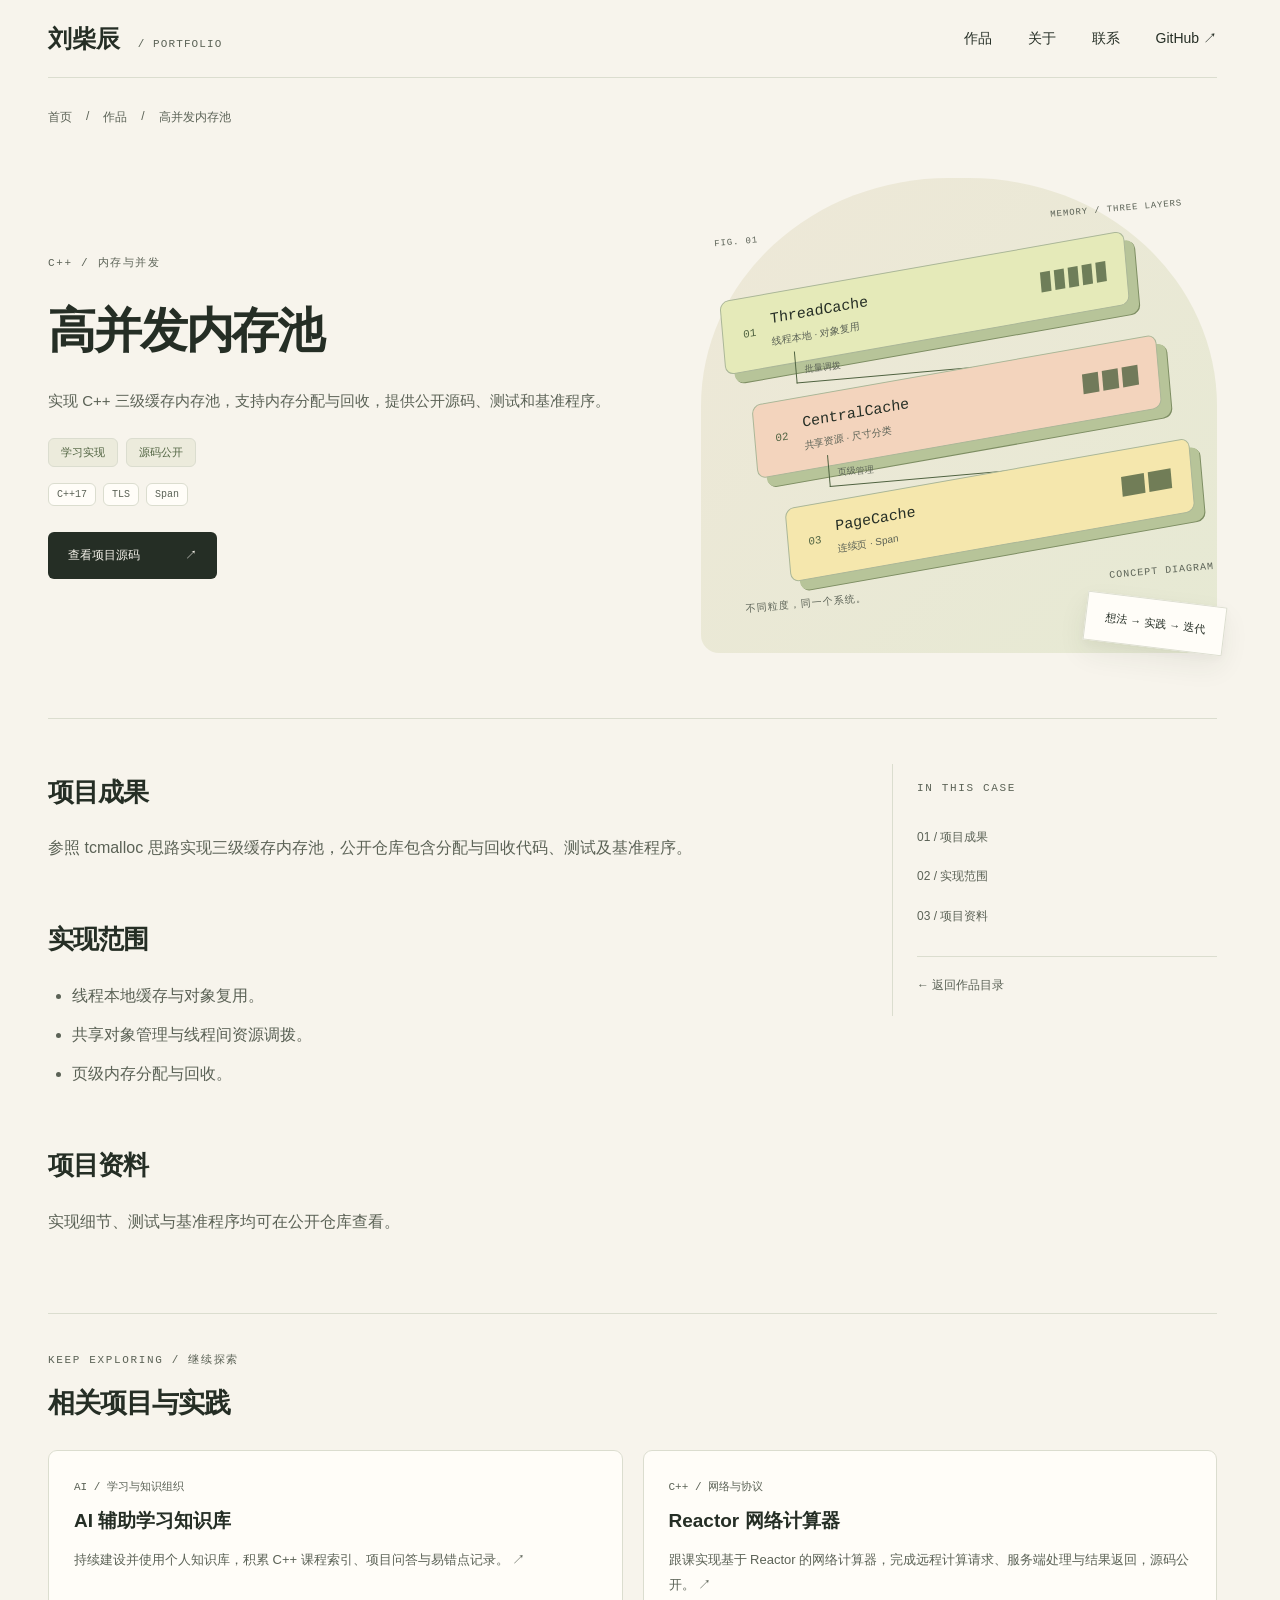
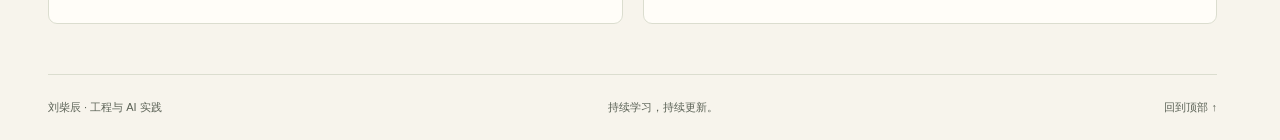
<file: work/memory-pool/index.html>
<!DOCTYPE html><html lang="zh-CN" data-theme="workshop"><head><meta charset="utf-8"><meta name="viewport" content="width=device-width,initial-scale=1"><meta name="description" content="实现 C++ 三级缓存内存池，支持内存分配与回收，提供公开源码、测试和基准程序。"><meta name="theme-color" content="#f8f3e9"><title>高并发内存池 · 刘柴辰</title><link rel="icon" href="/favicon.svg" type="image/svg+xml"><link rel="canonical" href="https://mahiro726.github.io/work/memory-pool/"><meta property="og:type" content="website"><meta property="og:title" content="高并发内存池 · 刘柴辰"><meta property="og:description" content="实现 C++ 三级缓存内存池，支持内存分配与回收，提供公开源码、测试和基准程序。"><meta property="og:url" content="https://mahiro726.github.io/work/memory-pool/"><script>(function(){const themeColors = {"workshop":"#f8f3e9","ink":"#f4f4f1"};
const defaultTheme = "workshop";

      const requestedTheme = new URLSearchParams(location.search).get('theme');
      const selectedTheme = Object.hasOwn(themeColors, requestedTheme) ? requestedTheme : defaultTheme;
      document.documentElement.dataset.theme = selectedTheme;
      document.querySelector('meta[name="theme-color"]').content = themeColors[selectedTheme];
    })();</script><link rel="stylesheet" href="/_astro/SiteLayout.C_KV_Vcp.css"></head><body data-page="case"><a class="skip-link" href="#main">跳到正文</a><div class="site"><header class="site-nav"><a href="/" class="wordmark">刘柴辰<span> / PORTFOLIO</span></a><nav aria-label="主导航"><a href="/work/">作品</a><a href="/#about">关于</a><a href="/#contact">联系</a><a href="https://github.com/mahiro726" target="_blank" rel="noopener noreferrer">GitHub ↗</a></nav></header><main id="main"><nav class="breadcrumbs" aria-label="面包屑"><a href="/">首页</a><span>/</span><a href="/work/">作品</a><span>/</span><span aria-current="page">高并发内存池</span></nav><section class="case-hero"><div><span class="section-label">C++ / 内存与并发</span><h1>高并发内存池</h1><p class="case-lede">实现 C++ 三级缓存内存池，支持内存分配与回收，提供公开源码、测试和基准程序。</p><div class="case-status"><span>学习实现</span><span>源码公开</span></div><div class="tags"><span>C++17</span><span>TLS</span><span>Span</span></div><a class="primary" href="https://github.com/mahiro726/ConcurrentMemoryPool" target="_blank" rel="noopener noreferrer">查看项目源码 <span>↗</span></a></div><div class="hero-art"><div class="cache-art" role="img" aria-label="ThreadCache、CentralCache、PageCache 三层缓存概念图"><div class="art-caption">FIG. 01 <span>MEMORY / THREE LAYERS</span></div><div class="cache-layer l1"><span class="layer-number">01</span><div><strong>ThreadCache</strong><small>线程本地 · 对象复用</small></div><div class="blocks" aria-hidden="true"><i></i><i></i><i></i><i></i><i></i></div></div><div class="connector co1"><span>批量调拨</span></div><div class="cache-layer l2"><span class="layer-number">02</span><div><strong>CentralCache</strong><small>共享资源 · 尺寸分类</small></div><div class="blocks" aria-hidden="true"><i></i><i></i><i></i></div></div><div class="connector co2"><span>页级管理</span></div><div class="cache-layer l3"><span class="layer-number">03</span><div><strong>PageCache</strong><small>连续页 · Span</small></div><div class="blocks" aria-hidden="true"><i></i><i></i></div></div><div class="art-foot">不同粒度，同一个系统。<span>CONCEPT DIAGRAM</span></div></div><div class="floating-note">想法 → 实践 → 迭代</div></div></section><div class="case-layout"><article class="case-body prose"><h2 id="项目成果">项目成果</h2>
<p>参照 tcmalloc 思路实现三级缓存内存池，公开仓库包含分配与回收代码、测试及基准程序。</p>
<h2 id="实现范围">实现范围</h2>
<ul>
<li>线程本地缓存与对象复用。</li>
<li>共享对象管理与线程间资源调拨。</li>
<li>页级内存分配与回收。</li>
</ul>
<h2 id="项目资料">项目资料</h2>
<p>实现细节、测试与基准程序均可在公开仓库查看。</p>
</article><aside class="case-toc" aria-label="案例章节目录"><span class="section-label">IN THIS CASE</span><a href="#项目成果">01 / 项目成果</a><a href="#实现范围">02 / 实现范围</a><a href="#项目资料">03 / 项目资料</a><a class="toc-back" href="/work/">← 返回作品目录</a></aside></div><section class="related-work"><span class="section-label">KEEP EXPLORING / 继续探索</span><h2>相关项目与实践</h2><div class="related-grid"><a data-hover-card="surface" href="/work/ai-learning/"><span>AI / 学习与知识组织</span><h3>AI 辅助学习知识库</h3><p>持续建设并使用个人知识库，积累 C++ 课程索引、项目问答与易错点记录。 ↗</p></a><a data-hover-card="surface" href="/work/reactor-calculator/"><span>C++ / 网络与协议</span><h3>Reactor 网络计算器</h3><p>跟课实现基于 Reactor 的网络计算器，完成远程计算请求、服务端处理与结果返回，源码公开。 ↗</p></a></div></section></main><footer class="site-footer"><span>刘柴辰 · 工程与 AI 实践</span><span>持续学习，持续更新。</span><a href="#main">回到顶部 ↑</a></footer></div><script type="module" src="/_astro/SiteLayout.astro_astro_type_script_index_0_lang.CzsSExKa.js"></script></body></html>
</file>
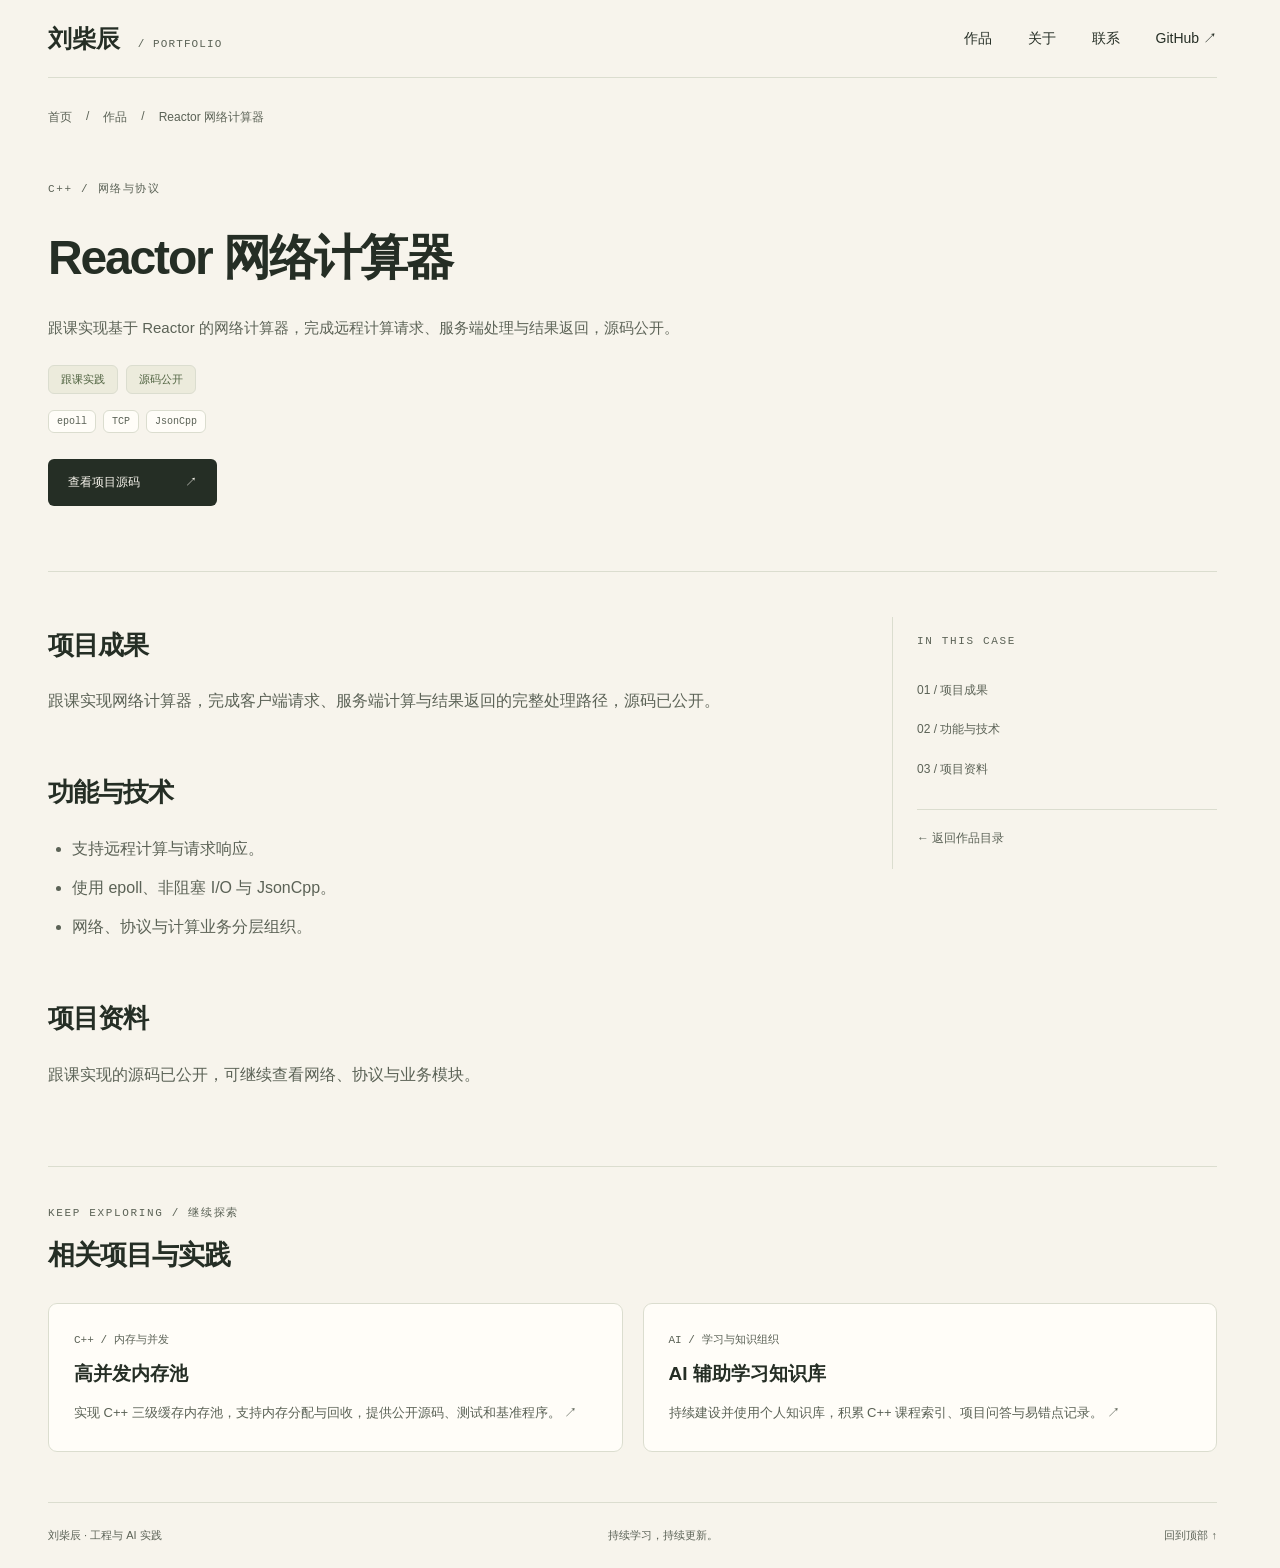
<file: work/reactor-calculator/index.html>
<!DOCTYPE html><html lang="zh-CN" data-theme="workshop"><head><meta charset="utf-8"><meta name="viewport" content="width=device-width,initial-scale=1"><meta name="description" content="跟课实现基于 Reactor 的网络计算器，完成远程计算请求、服务端处理与结果返回，源码公开。"><meta name="theme-color" content="#f8f3e9"><title>Reactor 网络计算器 · 刘柴辰</title><link rel="icon" href="/favicon.svg" type="image/svg+xml"><link rel="canonical" href="https://mahiro726.github.io/work/reactor-calculator/"><meta property="og:type" content="website"><meta property="og:title" content="Reactor 网络计算器 · 刘柴辰"><meta property="og:description" content="跟课实现基于 Reactor 的网络计算器，完成远程计算请求、服务端处理与结果返回，源码公开。"><meta property="og:url" content="https://mahiro726.github.io/work/reactor-calculator/"><script>(function(){const themeColors = {"workshop":"#f8f3e9","ink":"#f4f4f1"};
const defaultTheme = "workshop";

      const requestedTheme = new URLSearchParams(location.search).get('theme');
      const selectedTheme = Object.hasOwn(themeColors, requestedTheme) ? requestedTheme : defaultTheme;
      document.documentElement.dataset.theme = selectedTheme;
      document.querySelector('meta[name="theme-color"]').content = themeColors[selectedTheme];
    })();</script><link rel="stylesheet" href="/_astro/SiteLayout.C_KV_Vcp.css"></head><body data-page="case"><a class="skip-link" href="#main">跳到正文</a><div class="site"><header class="site-nav"><a href="/" class="wordmark">刘柴辰<span> / PORTFOLIO</span></a><nav aria-label="主导航"><a href="/work/">作品</a><a href="/#about">关于</a><a href="/#contact">联系</a><a href="https://github.com/mahiro726" target="_blank" rel="noopener noreferrer">GitHub ↗</a></nav></header><main id="main"><nav class="breadcrumbs" aria-label="面包屑"><a href="/">首页</a><span>/</span><a href="/work/">作品</a><span>/</span><span aria-current="page">Reactor 网络计算器</span></nav><section class="case-hero case-hero-text"><div><span class="section-label">C++ / 网络与协议</span><h1>Reactor 网络计算器</h1><p class="case-lede">跟课实现基于 Reactor 的网络计算器，完成远程计算请求、服务端处理与结果返回，源码公开。</p><div class="case-status"><span>跟课实践</span><span>源码公开</span></div><div class="tags"><span>epoll</span><span>TCP</span><span>JsonCpp</span></div><a class="primary" href="https://github.com/mahiro726/reactor-calculator" target="_blank" rel="noopener noreferrer">查看项目源码 <span>↗</span></a></div></section><div class="case-layout"><article class="case-body prose"><h2 id="项目成果">项目成果</h2>
<p>跟课实现网络计算器，完成客户端请求、服务端计算与结果返回的完整处理路径，源码已公开。</p>
<h2 id="功能与技术">功能与技术</h2>
<ul>
<li>支持远程计算与请求响应。</li>
<li>使用 epoll、非阻塞 I/O 与 JsonCpp。</li>
<li>网络、协议与计算业务分层组织。</li>
</ul>
<h2 id="项目资料">项目资料</h2>
<p>跟课实现的源码已公开，可继续查看网络、协议与业务模块。</p>
</article><aside class="case-toc" aria-label="案例章节目录"><span class="section-label">IN THIS CASE</span><a href="#项目成果">01 / 项目成果</a><a href="#功能与技术">02 / 功能与技术</a><a href="#项目资料">03 / 项目资料</a><a class="toc-back" href="/work/">← 返回作品目录</a></aside></div><section class="related-work"><span class="section-label">KEEP EXPLORING / 继续探索</span><h2>相关项目与实践</h2><div class="related-grid"><a data-hover-card="surface" href="/work/memory-pool/"><span>C++ / 内存与并发</span><h3>高并发内存池</h3><p>实现 C++ 三级缓存内存池，支持内存分配与回收，提供公开源码、测试和基准程序。 ↗</p></a><a data-hover-card="surface" href="/work/ai-learning/"><span>AI / 学习与知识组织</span><h3>AI 辅助学习知识库</h3><p>持续建设并使用个人知识库，积累 C++ 课程索引、项目问答与易错点记录。 ↗</p></a></div></section></main><footer class="site-footer"><span>刘柴辰 · 工程与 AI 实践</span><span>持续学习，持续更新。</span><a href="#main">回到顶部 ↑</a></footer></div><script type="module" src="/_astro/SiteLayout.astro_astro_type_script_index_0_lang.CzsSExKa.js"></script></body></html>
</file>
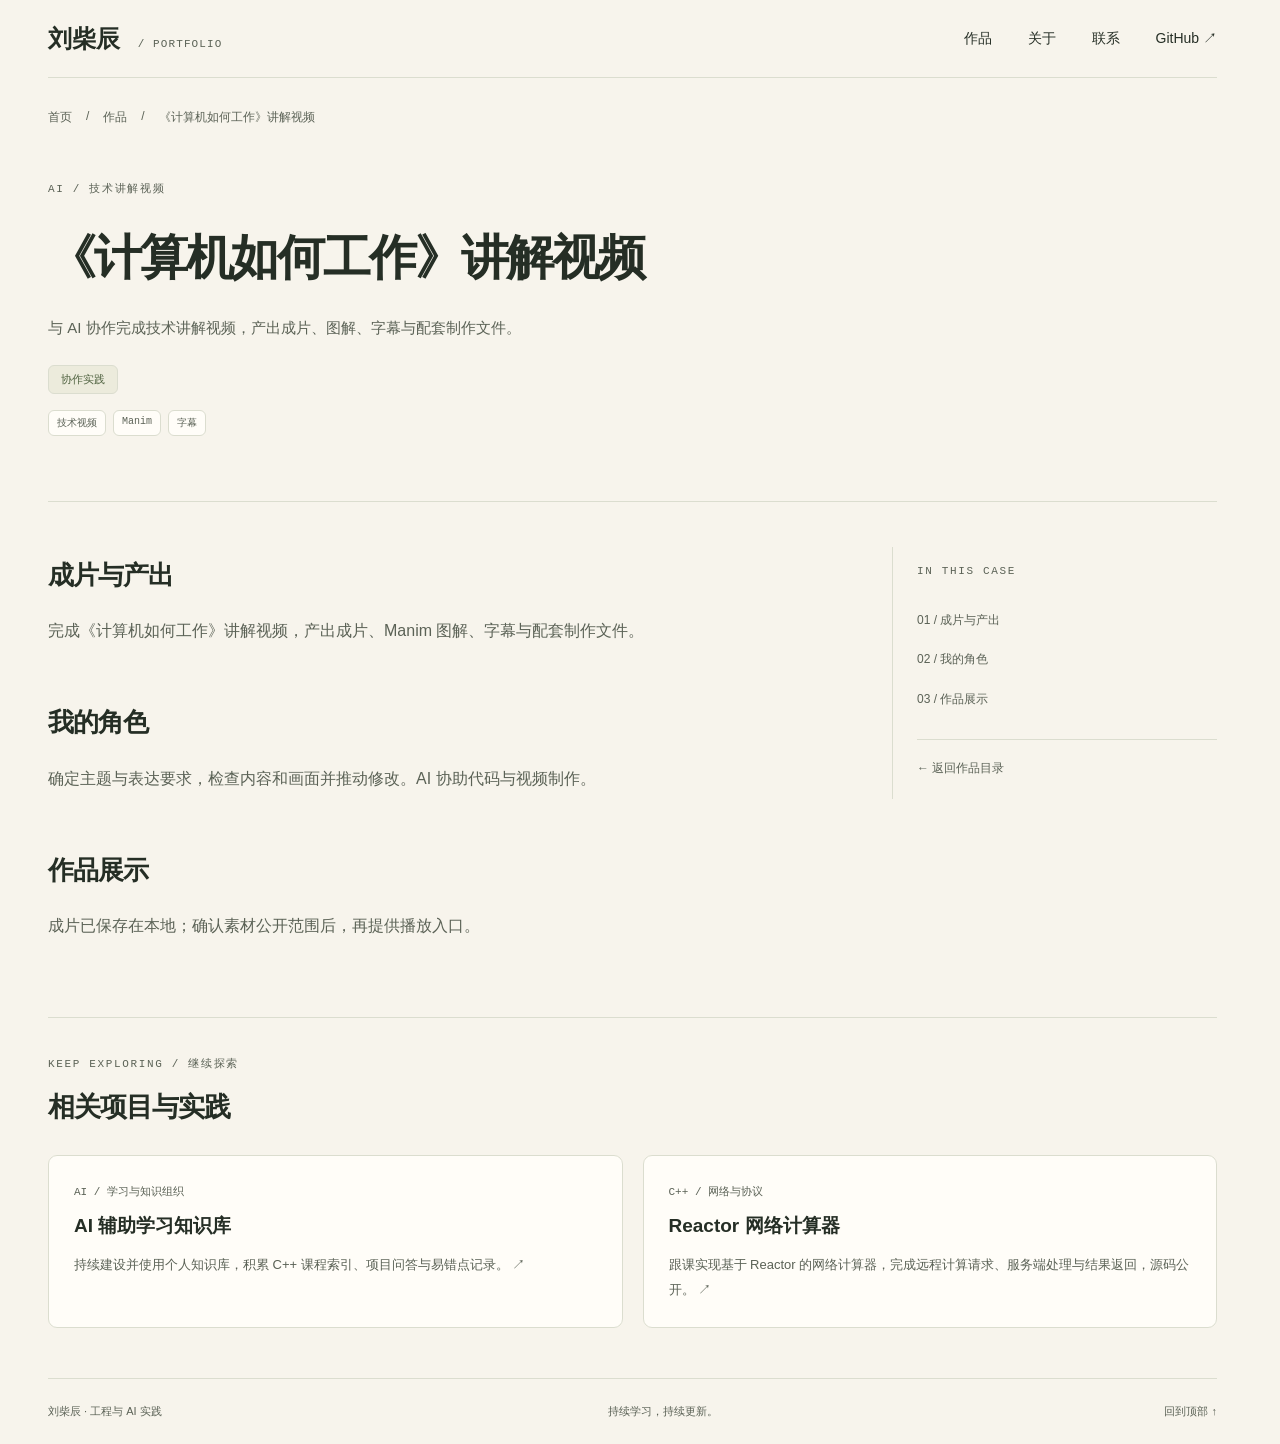
<file: work/technical-video/index.html>
<!DOCTYPE html><html lang="zh-CN" data-theme="workshop"><head><meta charset="utf-8"><meta name="viewport" content="width=device-width,initial-scale=1"><meta name="description" content="与 AI 协作完成技术讲解视频，产出成片、图解、字幕与配套制作文件。"><meta name="theme-color" content="#f8f3e9"><title>《计算机如何工作》讲解视频 · 刘柴辰</title><link rel="icon" href="/favicon.svg" type="image/svg+xml"><link rel="canonical" href="https://mahiro726.github.io/work/technical-video/"><meta property="og:type" content="website"><meta property="og:title" content="《计算机如何工作》讲解视频 · 刘柴辰"><meta property="og:description" content="与 AI 协作完成技术讲解视频，产出成片、图解、字幕与配套制作文件。"><meta property="og:url" content="https://mahiro726.github.io/work/technical-video/"><script>(function(){const themeColors = {"workshop":"#f8f3e9","ink":"#f4f4f1"};
const defaultTheme = "workshop";

      const requestedTheme = new URLSearchParams(location.search).get('theme');
      const selectedTheme = Object.hasOwn(themeColors, requestedTheme) ? requestedTheme : defaultTheme;
      document.documentElement.dataset.theme = selectedTheme;
      document.querySelector('meta[name="theme-color"]').content = themeColors[selectedTheme];
    })();</script><link rel="stylesheet" href="/_astro/SiteLayout.C_KV_Vcp.css"></head><body data-page="case"><a class="skip-link" href="#main">跳到正文</a><div class="site"><header class="site-nav"><a href="/" class="wordmark">刘柴辰<span> / PORTFOLIO</span></a><nav aria-label="主导航"><a href="/work/">作品</a><a href="/#about">关于</a><a href="/#contact">联系</a><a href="https://github.com/mahiro726" target="_blank" rel="noopener noreferrer">GitHub ↗</a></nav></header><main id="main"><nav class="breadcrumbs" aria-label="面包屑"><a href="/">首页</a><span>/</span><a href="/work/">作品</a><span>/</span><span aria-current="page">《计算机如何工作》讲解视频</span></nav><section class="case-hero case-hero-text"><div><span class="section-label">AI / 技术讲解视频</span><h1>《计算机如何工作》讲解视频</h1><p class="case-lede">与 AI 协作完成技术讲解视频，产出成片、图解、字幕与配套制作文件。</p><div class="case-status"><span>协作实践</span></div><div class="tags"><span>技术视频</span><span>Manim</span><span>字幕</span></div></div></section><div class="case-layout"><article class="case-body prose"><h2 id="成片与产出">成片与产出</h2>
<p>完成《计算机如何工作》讲解视频，产出成片、Manim 图解、字幕与配套制作文件。</p>
<h2 id="我的角色">我的角色</h2>
<p>确定主题与表达要求，检查内容和画面并推动修改。AI 协助代码与视频制作。</p>
<h2 id="作品展示">作品展示</h2>
<p>成片已保存在本地；确认素材公开范围后，再提供播放入口。</p>
</article><aside class="case-toc" aria-label="案例章节目录"><span class="section-label">IN THIS CASE</span><a href="#成片与产出">01 / 成片与产出</a><a href="#我的角色">02 / 我的角色</a><a href="#作品展示">03 / 作品展示</a><a class="toc-back" href="/work/">← 返回作品目录</a></aside></div><section class="related-work"><span class="section-label">KEEP EXPLORING / 继续探索</span><h2>相关项目与实践</h2><div class="related-grid"><a data-hover-card="surface" href="/work/ai-learning/"><span>AI / 学习与知识组织</span><h3>AI 辅助学习知识库</h3><p>持续建设并使用个人知识库，积累 C++ 课程索引、项目问答与易错点记录。 ↗</p></a><a data-hover-card="surface" href="/work/reactor-calculator/"><span>C++ / 网络与协议</span><h3>Reactor 网络计算器</h3><p>跟课实现基于 Reactor 的网络计算器，完成远程计算请求、服务端处理与结果返回，源码公开。 ↗</p></a></div></section></main><footer class="site-footer"><span>刘柴辰 · 工程与 AI 实践</span><span>持续学习，持续更新。</span><a href="#main">回到顶部 ↑</a></footer></div><script type="module" src="/_astro/SiteLayout.astro_astro_type_script_index_0_lang.CzsSExKa.js"></script></body></html>
</file>
<file: _astro/SiteLayout.C_KV_Vcp.css>
:root{color-scheme:light;--paper:#f8f3e9;--surface:#fffaf0;--ink:#31392f;--muted:#74766a;--line:#d7d8c5;--accent:#61704a;--accent-contrast:#fffaf0;--soft:#ecebdc;--secondary:#926c55;--wash:#edeedc;--font-body:"Segoe UI", "Microsoft YaHei", sans-serif;--font-display:"Noto Serif SC", "SimSun", serif;--font-code:Consolas, "Microsoft YaHei", monospace;--page-max:1440px;--page-gutter:78px;--section-space:48px;--hero-columns:1.1fr 1fr;--hero-gap:25px;--card-columns:repeat(2, minmax(0, 1fr));--card-gap:16px;--card-padding:28px 30px 24px;--radius:12px;--radius-large:16px;--button-radius:30px;--card-shadow:none;--card-hover-shadow:0 12px 28px #31392f12, 0 3px 8px #31392f08;--card-hover-border:#abb798;--card-hover-lift:-6px;--support-card-hover-lift:-4px;--compact-card-hover-lift:-3px;--row-card-hover-lift:-2px;--card-motion-duration:.28s;--card-line-duration:.38s;--card-motion-ease:cubic-bezier(.22, 1, .36, 1);--card-line-start:var(--accent);--card-line-end:var(--secondary);--dialog-open-duration:.52s;--dialog-close-duration:.38s;--dialog-backdrop-duration:.22s;--dialog-motion-ease:cubic-bezier(.18, .95, .22, 1);--section-reveal-distance:10px;--section-reveal-duration:.42s;--section-reveal-ease:cubic-bezier(.22, 1, .36, 1);--art-background:linear-gradient(135deg, #eee8d8, #e6e9d3);--art-radius:48% 48% 18px 18px;--art-rotation:-5deg;--layer-skew:-5deg;--layer-one:#e5eab9;--layer-two:#f3d4bd;--layer-three:#f5e7ad;--layer-shadow:9px 10px 0 #b7c499, 10px 11px 0 #7e8e63;--honor-rotation:2deg;--note-rotation:7deg;--case-max:780px;--portfolio-card-columns:repeat(3, minmax(0, 1fr));--deep:#34462f;--deep-ink:#fbf9ee;--deep-muted:#dfe6d3}*{box-sizing:border-box}html{scroll-behavior:smooth;scrollbar-gutter:stable;scroll-padding-top:28px}body{font-family:var(--font-body);-webkit-font-smoothing:antialiased;color:var(--ink);background:var(--paper);margin:0}[hidden]{display:none!important}a{color:inherit;text-decoration:none}button{font:inherit;cursor:pointer}a,button{touch-action:manipulation}a:hover{color:var(--accent)}:focus-visible{outline:3px solid var(--accent);outline-offset:5px}h1,h2,h3,p{margin:0}img,svg{max-width:100%}h1,h2,h3,p,a{overflow-wrap:break-word}.site{max-width:var(--page-max);padding:0 var(--page-gutter);margin:auto}.skip-link{background:var(--ink);color:var(--paper);z-index:10;padding:12px 18px;position:absolute;top:12px;left:16px;transform:translateY(-160%)}.skip-link:focus{transform:none}.site-nav{border-bottom:1px solid var(--line);justify-content:space-between;align-items:center;gap:20px;height:100px;display:flex}.wordmark{font:27px var(--font-display);white-space:nowrap}.wordmark span{font:11px var(--font-code);color:var(--muted);letter-spacing:.1em;margin-left:10px}.site-nav nav{gap:36px;font-size:13px;display:flex}.site-nav a[aria-current=page]{text-underline-offset:8px;text-decoration:underline}.site-footer{border-top:1px solid var(--line);color:var(--muted);flex-wrap:wrap;justify-content:space-between;gap:20px;padding:25px 0;font-size:11px;display:flex}.site-footer a{white-space:nowrap}.eyebrow,.section-label{font:11px/1.7 var(--font-code);letter-spacing:.15em;color:var(--muted)}.eyebrow{flex-wrap:wrap;align-items:center;gap:12px;display:flex}.dot{background:var(--accent);border-radius:50%;width:6px;height:6px}.separator{opacity:.5}h1{font:500 clamp(36px, 4.1vw, 62px)/1.45 var(--font-display);letter-spacing:-.045em;margin:30px 0 22px}h1 em{color:var(--accent);font-style:normal}h2{letter-spacing:-.035em;margin-top:13px;font-size:27px;font-weight:600;line-height:1.55}.hero{grid-template-columns:var(--hero-columns);align-items:center;gap:var(--hero-gap);min-height:610px;padding:70px 0 64px;display:grid}.hero>div{min-width:0}.intro{max-width:530px;color:var(--muted);font-size:15px;line-height:1.95}.primary{background:var(--ink);color:var(--paper);border-radius:var(--button-radius);justify-content:space-between;align-items:center;gap:45px;margin-top:29px;padding:15px 20px;font-size:13px;display:inline-flex}.primary:hover{color:var(--accent-contrast);background:var(--accent)}.hero-note{letter-spacing:.08em;color:var(--muted);margin-top:25px;font-size:11px}.hero-art{background:var(--art-background);border-radius:var(--art-radius);min-height:475px;padding:40px 18px 30px 28px;position:relative}.cache-art{height:370px;transform:rotate(var(--art-rotation));position:relative}.art-caption,.art-foot{font:9px var(--font-code);letter-spacing:.1em;color:var(--muted);justify-content:space-between;display:flex;position:absolute;left:0;right:0}.art-caption{top:0}.art-foot{font-size:10px;bottom:-8px}.cache-layer{border:1px solid var(--card-hover-border);border-radius:var(--radius);width:87%;height:74px;box-shadow:var(--layer-shadow);transform:skewY(var(--layer-skew));align-items:center;gap:15px;padding:16px 20px;display:flex;position:absolute}.l1{background:var(--layer-one);top:45px;left:0}.l2{background:var(--layer-two);top:151px;left:5%}.l3{background:var(--layer-three);top:257px;left:10%}.layer-number{font:11px var(--font-code);color:var(--accent)}.cache-layer strong{font:15px var(--font-code);display:block}.cache-layer small{color:var(--muted);margin-top:7px;font-size:10px;display:block}.blocks{gap:4px;margin-left:auto;display:flex}.blocks i{background:var(--accent);opacity:.8;width:10px;height:20px}.l2 .blocks i{width:16px}.l3 .blocks i{width:23px}.connector{border-left:1px solid var(--accent);border-bottom:1px solid var(--accent);width:46%;height:32px;position:absolute;left:15%}.connector span{font:9px var(--font-body);color:var(--muted);position:absolute;top:12px;left:8px}.co1{top:119px}.co2{top:225px;left:20%}.connector:after{content:"";background:var(--accent);width:6px;height:6px;position:absolute;bottom:-3px;right:-3px}.floating-note{font:11px var(--font-display);background:var(--surface);box-shadow:var(--card-hover-shadow);transform:rotate(var(--note-rotation));border:1px solid var(--line);padding:16px 19px;position:absolute;bottom:5px;right:-8px}.section-top{justify-content:space-between;align-items:flex-end;gap:20px;margin-bottom:28px;display:flex}.section-more{white-space:nowrap;color:var(--muted);font-size:12px}.works{padding:var(--section-space) 0 60px;border-top:1px solid var(--line)}.works-intro{color:var(--muted);margin-top:-8px;margin-bottom:24px;font-size:15px;line-height:1.8}.project-grid{grid-template-columns:var(--card-columns);gap:var(--card-gap);align-items:stretch;display:grid}.evidence-card{padding:var(--card-padding);background:var(--surface);border:1px solid var(--line);border-radius:var(--radius);min-width:0;box-shadow:var(--card-shadow);flex-direction:column;display:flex}.evidence-kicker{font:11px var(--font-code);color:var(--accent);letter-spacing:.04em;justify-content:space-between;align-items:center;gap:12px;display:flex}.evidence-status{font:11px var(--font-body);color:var(--muted);letter-spacing:0;white-space:nowrap}.evidence-card[data-kind=ai] .evidence-kicker{color:var(--secondary)}.evidence-card h3{letter-spacing:-.02em;margin:18px 0 12px;font-size:23px;line-height:1.5}.evidence-summary{color:var(--muted);font-size:15px;line-height:1.85}.evidence-footer{flex-wrap:wrap;justify-content:space-between;align-items:center;gap:16px;margin-top:auto;padding-top:28px;display:flex}.evidence-footer>span{font:11px var(--font-code);color:var(--muted)}.detail-trigger{color:var(--accent);white-space:nowrap;align-items:center;gap:14px;padding:6px 0;font-size:14px;font-weight:600;display:inline-flex}.detail-trigger:hover{color:var(--ink)}.tags{flex-wrap:wrap;gap:7px;margin-top:16px;display:flex}.tags span{font:10px var(--font-code);color:var(--muted);border:1px solid var(--line);border-radius:var(--button-radius);background:var(--surface);padding:5px 8px}.text-link{border-bottom:1px solid var(--line);gap:35px;margin-top:20px;padding-bottom:6px;font-size:12px;display:inline-flex}.filter-bar{border-top:1px solid var(--line);border-bottom:1px solid var(--line);flex-wrap:wrap;align-items:center;gap:9px;margin:8px 0 28px;padding:18px 0;display:flex}.filter-bar button{color:var(--muted);border:1px solid var(--line);border-radius:var(--button-radius);background:0 0;padding:10px 19px;font-size:12px}.filter-bar button[aria-pressed=true]{background:var(--ink);color:var(--paper);border-color:var(--ink)}.filter-bar>span{color:var(--muted);margin-left:auto;font-size:11px}.home-filter{border:0;gap:8px;margin:0 0 23px;padding:0}.home-filter button{background:var(--surface);border-radius:var(--radius);padding:11px 19px;font-size:13px}.home-filter>span{font-size:12px}.project-dialog{border:1px solid var(--line);border-radius:var(--radius-large);width:min(780px,100vw - 40px);max-height:calc(100dvh - 64px);color:var(--ink);background:var(--surface);box-shadow:0 22px 90px color-mix(in srgb, var(--ink) 25%, transparent);overscroll-behavior:contain;padding:0;overflow:auto}.project-dialog::backdrop{background:color-mix(in srgb, var(--ink) 45%, transparent);backdrop-filter:blur(3px)}html:has(.project-dialog[open]){overflow:hidden}.detail-header{border-bottom:1px solid var(--line);background:var(--surface);z-index:1;justify-content:space-between;align-items:flex-start;gap:20px;padding:30px 34px 25px;display:flex;position:sticky;top:0}.detail-header h2{letter-spacing:-.02em;margin:10px 0 0;font-size:27px;line-height:1.5}.detail-close{border:1px solid var(--line);background:var(--paper);width:40px;height:40px;color:var(--muted);font:27px/1 var(--font-body);border-radius:50%;flex-shrink:0}.detail-content{padding:26px 34px 30px}.detail-content p,.detail-content li{color:var(--muted);font-size:15px;line-height:1.9}.detail-content .detail-intro{color:var(--ink);margin:0 0 28px;font-size:16px;line-height:1.85}.detail-content section+section{margin-top:25px}.detail-content h3{margin:0 0 10px;font-size:16px}.detail-content ul{margin:0;padding-left:21px}.detail-content li+li{margin-top:7px}.detail-actions{border-top:1px solid var(--line);flex-wrap:wrap;align-items:center;gap:19px;margin-top:28px;padding-top:25px;display:flex}.detail-actions a,.detail-actions button{color:var(--accent);font-size:13px}.detail-actions a{text-underline-offset:5px;text-decoration:underline}.detail-actions .detail-primary{color:var(--accent-contrast);background:var(--accent);border-radius:var(--radius);padding:11px 17px;text-decoration:none}.detail-actions button{color:var(--muted);background:0 0;border:0;margin-left:auto;padding:8px 0}.ongoing{border:1px solid var(--line);border-radius:var(--radius);background:var(--wash);align-items:center;gap:40px;margin:0 0 45px;padding:30px 35px;display:flex}.ongoing h3{margin:13px 0 9px;font-size:21px}.ongoing p{color:var(--muted);max-width:720px;font-size:13px;line-height:1.9}.ongoing>a{white-space:nowrap;gap:22px;margin-left:auto;font-size:12px;display:flex}.method{background:var(--soft);border-radius:var(--radius-large);margin-bottom:40px;padding:35px 35px 20px}.method-title{grid-template-columns:1fr 1fr;align-items:end;gap:32px;display:grid}.method-title h2{font-family:var(--font-display)}.method-title>p{color:var(--muted);max-width:400px;font-size:14px;line-height:1.9}.method-grid{grid-template-columns:repeat(3,minmax(0,1fr));gap:26px;margin-top:35px;display:grid}.method-grid>div{border-top:1px solid var(--line);padding:22px 0}.method-grid span{font:10px var(--font-code);color:var(--accent)}.method-grid h3{margin:15px 0 10px;font-size:17px}.method-grid p{color:var(--muted);font-size:13px;line-height:1.8}.about{border-top:1px solid var(--line);grid-template-columns:1.3fr 1fr;gap:40px;padding:50px 0;display:grid}.about p{color:var(--muted);margin-top:20px;font-size:14px;line-height:1.9}.honors{transform:rotate(var(--honor-rotation));border:1px solid var(--line);background:var(--surface);border-radius:var(--radius);grid-template-columns:1fr 1fr;align-content:center;gap:18px;padding:27px;display:grid}.honors span{color:var(--muted);font-size:11px;display:block}.honors strong{margin-top:10px;font-size:35px;font-weight:500;display:block}.honors p{grid-column:1/-1;margin-top:4px}.honors .honor-name{font-size:12px;line-height:1.9}.now-section{border-top:1px solid var(--line);grid-template-columns:.55fr 1.45fr;gap:40px;padding:35px 0 48px;display:grid}.now-section p{color:var(--muted);max-width:760px;font-size:14px;line-height:1.9}.now-section a{gap:23px;margin-top:20px;font-size:12px;display:inline-flex}.breadcrumb,.breadcrumbs{color:var(--muted);font-size:12px}.directory-hero{padding:45px 0 35px}.directory-hero .breadcrumb{margin-bottom:35px;display:block}.directory-hero>.section-label{display:block}.directory-hero h1{margin:22px 0 20px;font-size:44px;line-height:1.5}.directory-hero p{color:var(--muted);font-size:14px;line-height:1.95}.catalog-section{padding:22px 0 42px}.catalog-section .ongoing{margin:0}.catalog-section .section-top h2{font-size:25px}.practice-row{border-top:1px solid var(--line);justify-content:space-between;gap:30px;padding:25px 0;display:flex}.practice-row>div{min-width:0}.practice-row:last-child{border-bottom:1px solid var(--line)}.row-meta{font:10px var(--font-code);color:var(--muted);margin-bottom:10px}.practice-row h3{font-size:18px}.practice-row p{color:var(--muted);max-width:880px;margin-top:9px;font-size:13px;line-height:1.9}.practice-row .tags{margin-top:12px}.row-action{white-space:nowrap;align-self:center;font-size:12px}.row-detail{margin-top:16px}.row-detail summary{color:var(--accent);cursor:pointer;padding:6px 0;font-size:12px}.row-detail h4{margin:20px 0 5px;font-size:13px}.row-detail li{color:var(--muted);font-size:13px;line-height:1.9}.directory-note{color:var(--muted);padding:0 0 45px;font-size:12px;line-height:1.9}.breadcrumbs{flex-wrap:wrap;gap:14px;padding-top:31px;display:flex}.case-hero{border-bottom:1px solid var(--line);grid-template-columns:1.15fr 1fr;align-items:center;gap:60px;padding:52px 0 65px;display:grid}.case-hero h1{margin:25px 0 22px;font-size:48px;line-height:1.4}.case-hero-text{display:block}.case-hero-text>div{max-width:var(--case-max)}.case-lede{color:var(--muted);font-size:15px;line-height:2}.case-status{flex-wrap:wrap;gap:8px;margin-top:22px;display:flex}.case-status span{background:var(--soft);border:1px solid var(--line);border-radius:var(--button-radius);color:var(--accent);padding:6px 12px;font-size:11px}.case-hero .tags{max-width:420px}.case-hero .primary{margin-top:26px;font-size:12px}.case-layout{grid-template-columns:minmax(0, var(--case-max)) minmax(160px, 1fr);gap:64px;padding:45px 0 60px;display:grid}.case-body{min-width:0}.prose{color:var(--muted);overflow-wrap:anywhere;font-size:16px;line-height:1.95}.prose h2{color:var(--ink);margin:48px 0 20px;padding-top:8px;font-size:26px}.prose h2:first-child{margin-top:0}.prose h3{color:var(--ink);margin:30px 0 14px;font-size:19px}.prose p,.prose ul,.prose ol{margin:16px 0}.prose ul,.prose ol{padding-left:24px}.prose li+li{margin-top:8px}.prose strong{color:var(--ink);font-weight:600}.prose a{color:var(--accent);text-underline-offset:4px;text-decoration:underline}.prose code{font:.9em var(--font-code);background:var(--soft);border-radius:3px;padding:2px 5px}.prose pre{border-radius:var(--radius);padding:20px;overflow-x:auto}.prose pre code{background:0 0;padding:0}.prose blockquote{border-left:3px solid var(--accent);background:var(--soft);margin:25px 0;padding:2px 20px}.prose table{border-collapse:collapse;table-layout:fixed;width:100%;margin:24px 0;font-size:14px}.prose th,.prose td{text-align:left;border:1px solid var(--line);vertical-align:top;padding:14px 16px}.prose th{background:var(--soft);color:var(--ink);font-weight:600}.case-toc{border-left:1px solid var(--line);align-self:start;padding:15px 0 10px 24px;position:sticky;top:35px}.case-toc>.section-label{margin-bottom:20px;display:block}.case-toc a{color:var(--muted);padding:9px 0;font-size:12px;line-height:1.8;display:block}.case-toc .toc-back{border-top:1px solid var(--line);margin-top:20px;padding-top:18px}.related-work{border-top:1px solid var(--line);padding:35px 0 50px}.related-grid{grid-template-columns:1fr 1fr;gap:20px;margin-top:26px;display:grid}.related-grid a{border:1px solid var(--line);border-radius:var(--radius);background:var(--surface);padding:25px}.related-grid span{font:11px var(--font-code);color:var(--muted)}.related-grid h3{margin:14px 0;font-size:19px}.related-grid p{color:var(--muted);font-size:13px;line-height:1.9}.not-found{min-height:65vh;padding:80px 0}.not-found p{color:var(--muted);line-height:1.9}.not-found .text-link{margin-left:25px}@media (width<=1050px){.site{--page-gutter:42px}.hero h1{font-size:44px}.cache-layer{gap:10px;padding:12px}.cache-layer strong{font-size:13px}.blocks{gap:3px}.blocks i{width:7px}.l2 .blocks i{width:10px}.l3 .blocks i{width:15px}.hero-art{padding-left:16px;padding-right:16px}.case-hero{gap:30px}.case-hero h1{font-size:40px}.case-layout{gap:32px}.evidence-card{padding:24px}.evidence-kicker{font-size:10px}}@media (width<=700px){.site{--page-gutter:24px;--card-columns:1fr;--card-gap:14px}.site-nav{height:75px}.wordmark{font-size:23px}.wordmark span{display:none}.site-nav nav{gap:20px;font-size:12px}.hero{grid-template-columns:1fr;gap:40px;min-height:0;padding:40px 0 44px}.hero h1{margin:24px 0 19px;font-size:clamp(32px,8vw,45px)}.intro{font-size:14px}.hero-note{font-size:10px}.hero-art{min-height:420px;padding:25px 16px}.cache-art{height:350px}.cache-layer{padding:14px}.cache-layer strong{font-size:14px}.l1{top:38px}.l2{top:138px}.l3{top:238px}.co1{height:26px;top:112px}.co2{height:26px;top:212px}.art-caption{font-size:8px}.art-foot{font-size:9px}.floating-note{font-size:10px;right:3px}.section-top{gap:14px;margin-bottom:22px}h2{font-size:23px}.works{padding-top:35px;padding-bottom:40px}.works-intro{margin-top:-5px;font-size:13px}.evidence-card h3{margin-top:16px;font-size:21px}.evidence-summary{font-size:14px}.evidence-footer{padding-top:24px}.evidence-footer>span{font-size:10px}.detail-trigger{font-size:13px}.home-filter button{padding:10px 15px;font-size:12px}.home-filter>span{font-size:10px}.project-dialog{width:calc(100vw - 24px);max-height:calc(100dvh - 28px)}.detail-header{gap:10px;padding:22px 22px 19px}.detail-header .section-label{letter-spacing:.07em;font-size:9px;line-height:1.9}.detail-header h2{font-size:22px}.detail-close{width:36px;height:36px;font-size:24px}.detail-content{padding:22px}.detail-content .detail-intro{font-size:15px}.detail-content p,.detail-content li{font-size:14px}.detail-actions{gap:18px}.detail-actions button{margin-left:0}.ongoing{padding:25px;display:block}.ongoing>a{margin-top:20px}.method-title,.method-grid,.about,.now-section{grid-template-columns:1fr}.method-title{gap:20px}.method-grid{gap:0;margin-top:30px}.method{padding:28px 22px 10px}.about{gap:28px}.honors{margin:5px 8px 0}.now-section{gap:18px}.site-footer{font-size:10px}.site-footer>span:nth-child(2){display:none}.directory-hero h1{font-size:34px}.filter-bar>span{font-size:10px}.practice-row{gap:20px}.practice-row h3{font-size:17px}.case-hero{grid-template-columns:1fr;gap:40px;padding:35px 0 40px}.case-hero h1{font-size:36px}.case-layout{flex-direction:column;gap:30px;padding-top:30px;display:flex}.case-toc{background:var(--soft);border-radius:var(--radius);border:0;order:-1;padding:15px 20px;position:static}.case-toc>.section-label{margin-bottom:10px}.case-toc a{margin-right:15px;padding:5px 0;font-size:11px;display:inline-block}.case-toc .toc-back{display:none}.prose{font-size:15px}.prose h2{font-size:23px}.prose th,.prose td{padding:10px 8px;font-size:12px}.related-grid{grid-template-columns:1fr}.not-found h1{font-size:34px}}@media (width<=380px){.site{--page-gutter:18px}.site-nav nav{gap:12px}.wordmark{font-size:21px}.evidence-card{padding:21px}.evidence-kicker{gap:7px;font-size:9px}.evidence-status{font-size:10px}.evidence-card h3{font-size:20px}.home-filter button{padding:9px 11px}.home-filter>span{width:100%;margin:5px 0 0}.blocks{display:none}.practice-row{flex-direction:column;gap:12px}.row-action{align-self:flex-start}.section-more{font-size:10px}.section-top h2{font-size:21px}.detail-header,.detail-content{padding:20px 17px}.detail-header h2{font-size:20px}}@media (prefers-reduced-motion:reduce){html{scroll-behavior:auto}.evidence-card{transition:none}}body:not([data-page=trial-dense]) .site-nav{height:78px}body:not([data-page=trial-dense]) .wordmark{font-family:var(--font-display);font-size:24px;font-weight:750}body:not([data-page=trial-dense]) .site-nav nav{font-size:14px}.evidence-hero{grid-template-columns:1.23fr 1fr;align-items:center;gap:60px;padding:54px 0 45px;display:grid}.evidence-hero-copy{min-width:0}.hero-eyebrow{color:var(--accent);font:12px/1.6 var(--font-code);letter-spacing:.08em;align-items:center;gap:15px;display:flex}.evidence-hero h1{font:800 clamp(40px,4.25vw,61px)/1.2 var(--font-display);letter-spacing:-.06em;margin:25px 0 24px}.evidence-hero h1 em{color:var(--accent);font-style:normal}.evidence-hero-intro{color:var(--muted);max-width:570px;font-size:17px;line-height:1.95}.hero-actions{flex-wrap:wrap;gap:12px;margin-top:28px;display:flex}.hero-button{border-radius:var(--button-radius);color:var(--accent-contrast);background:var(--accent);border:1px solid var(--accent);justify-content:space-between;align-items:center;gap:32px;padding:13px 20px;font-size:15px;font-weight:650;display:inline-flex}.hero-button:hover{color:var(--deep-ink);background:var(--deep)}.hero-button-light{background:var(--surface);border-color:var(--line);color:var(--ink)}.hero-button-light:hover{background:var(--soft);color:var(--accent)}.hero-proof-strip{grid-template-columns:repeat(3,minmax(0,1fr));gap:10px;margin-top:30px;display:grid}.hero-proof-strip>div{border:1px solid var(--line);border-radius:var(--button-radius);background:var(--surface);padding:13px 15px}.hero-proof-strip strong{font-size:20px;font-weight:750;line-height:1.4;display:block}.hero-proof-strip span{color:var(--muted);margin-top:4px;font-size:12px;display:block}.hero-evidence-stack{gap:11px;display:grid}.hero-result-panel{background:var(--deep);color:var(--deep-ink);border-radius:var(--radius);padding:24px 27px 18px;display:block}.hero-result-panel:hover{color:var(--deep-ink);background:color-mix(in srgb,var(--deep) 92%,black)}.hero-panel-top,.hero-panel-bottom{justify-content:space-between;align-items:center;gap:12px;font-size:12px;display:flex}.hero-panel-top>span:first-child{color:var(--deep-muted);font-family:var(--font-code)}.hero-panel-top>span:last-child{font-size:23px}.hero-result-value{align-items:baseline;gap:13px;margin:2px 0 5px;display:flex}.hero-result-value strong{font:750 86px/1.1 var(--font-display);letter-spacing:-.065em}.hero-result-value>span{font-size:23px;font-weight:650}.hero-result-description{color:var(--deep-muted);font-size:15px;line-height:1.8}.hero-panel-bottom{border-top:1px solid color-mix(in srgb,var(--deep-ink) 18%,transparent);color:var(--deep-muted);margin-top:17px;padding-top:15px;font-size:11px}.hero-mini-panel{border:1px solid var(--line);border-radius:var(--radius);background:var(--surface);align-items:center;gap:18px;padding:16px 19px;display:flex}.hero-mini-number{font:12px var(--font-code);color:var(--secondary)}.hero-mini-panel h2{margin:0 0 4px;font-size:18px;font-weight:750;line-height:1.5}.hero-mini-panel p{color:var(--muted);font-size:13px;line-height:1.6}.hero-mini-panel>a{color:var(--accent);margin-left:auto;padding:6px;font-size:22px}body[data-page=home] .review-banner{background:0 0;border-style:dashed;margin-top:16px;padding:9px 12px}body[data-page=home] .chapter-section{padding:48px 0}body[data-page=home] .chapter-heading{grid-template-columns:minmax(0,1fr) minmax(230px,.6fr);margin-bottom:26px}body[data-page=home] .chapter-title{gap:16px}body[data-page=home] .chapter-title h2{font:750 32px/1.4 var(--font-display)}body[data-page=home] .chapter-heading>p{justify-self:end;max-width:350px;font-size:14px}body[data-page=home] .chapter-project-tail{margin:22px 0 0}body[data-page=home] .direction-grid{gap:16px}body[data-page=home] .direction{border:1px solid var(--line);background:var(--surface);gap:20px;padding:28px}body[data-page=home] .direction h3{font-weight:750}body[data-page=home] .direction p{font-size:15px;line-height:1.85}body[data-page=home] .direction:nth-child(2){background:var(--deep);color:var(--deep-ink);border-color:var(--deep)}body[data-page=home] .direction:nth-child(2) :is(p,.direction-letter,.text-link,.tags span){color:var(--deep-muted)}body[data-page=home] .direction:nth-child(2) .tags span{border-color:color-mix(in srgb,var(--deep-ink) 25%,transparent)}body[data-page=home] .experience-row:not(.is-sample){background:var(--surface);border:1px solid var(--line);border-radius:var(--radius);grid-template-columns:180px minmax(0,1fr) 24px;padding:27px}body[data-page=home] .experience-main h3{font-size:25px}body[data-page=home] .experience-main p{font-size:15px}.experience-samples{border-top:1px dashed var(--line);margin-top:18px}.experience-samples>summary{cursor:pointer;color:var(--muted);justify-content:space-between;padding:16px 0 0;font-size:13px;list-style:none;display:flex}.experience-samples>summary::-webkit-details-marker{display:none}.experience-samples[open]>summary{padding-bottom:18px}.experience-sample-grid{grid-template-columns:1fr 1fr;gap:18px;display:grid}body[data-page=home] .experience-row.is-sample{border:1px dashed var(--line);border-radius:var(--radius);padding:22px;display:block}.experience-sample-grid .experience-when{flex-direction:row;align-items:center;margin-bottom:16px}.experience-sample-grid .experience-endmark{display:none}body[data-page=home] .toolbox-list{grid-template-columns:repeat(4,minmax(0,1fr));gap:22px;display:grid}body[data-page=home] .toolbox-row{border-top:2px solid var(--accent);flex-direction:column;align-items:flex-start;gap:15px;min-width:0;padding:20px 0 0;display:flex}body[data-page=home] .toolbox-row h3{font-size:20px;font-weight:750}body[data-page=home] .toolbox-row>a{margin-top:auto}body[data-page=home] .method-inline{margin-top:28px}body[data-page=home] .education-layout{background:var(--surface);border:1px solid var(--line);border-radius:var(--radius);gap:28px;padding:28px}body[data-page=home] .education-school h3{font:750 30px/1.4 var(--font-display)}body[data-page=home] .academic-numbers strong{font-weight:750}body[data-page=home] .award-list h3{font-weight:650}body[data-page=home] .certificate-note{margin-top:19px}body[data-page=home] .notes-grid{gap:18px}body[data-page=home] .note-preview{border:1px solid var(--line);border-top:3px solid var(--accent);border-radius:var(--radius);background:var(--surface);padding:24px}body[data-page=home] .note-preview h3{margin:16px 0 12px;font-size:21px;font-weight:750}body[data-page=home] .contact-chapter{border:1px solid var(--line);margin:30px 0;padding:32px}body[data-page=home] .contact-body{gap:30px;padding-left:40px}body[data-page=home] .contact-body h3{font:750 30px/1.4 var(--font-display)}body[data-page=home] .contact-body .primary{border-radius:var(--button-radius);margin-top:22px}.project-grid{grid-template-columns:var(--portfolio-card-columns);gap:var(--card-gap)}.evidence-card,body[data-page=home] .chapter-projects .evidence-card{min-height:285px;padding:24px 23px 20px}.evidence-card[data-project=interview]{border-top:3px solid var(--secondary);padding-top:22px}.evidence-card h3{font:750 22px/1.45 var(--font-display);letter-spacing:-.035em;margin:18px 0 12px}.evidence-kicker{color:var(--secondary)}.evidence-marker{background:var(--accent);opacity:.55;border-radius:50%;width:5px;height:5px}.evidence-tags{flex-wrap:wrap;gap:6px;margin:17px 0 23px;padding:0;list-style:none;display:flex}.evidence-tags li{color:var(--muted);border:1px solid var(--line);border-radius:4px;padding:3px 6px;font-size:10px}.evidence-footer{gap:10px;padding-top:0}.evidence-footer .evidence-status{font:10px/1.5 var(--font-body);white-space:normal}.detail-trigger{font-weight:700}body[data-page=work] .directory-hero{padding:38px 0 32px}body[data-page=work] .directory-hero h1{font:800 clamp(34px,3.4vw,48px)/1.35 var(--font-display)}body[data-page=work] .directory-hero p{font-size:16px}body[data-page=case] .case-hero h1{font-family:var(--font-display);font-weight:750}@media (width<=1100px){.project-grid{grid-template-columns:repeat(2,minmax(0,1fr))}.evidence-hero{gap:30px}.evidence-hero h1{font-size:43px}.hero-proof-strip>div{padding:12px}.hero-proof-strip strong{font-size:18px}body[data-page=home] .toolbox-list{grid-template-columns:repeat(2,minmax(0,1fr));gap:28px}}@media (width<=700px){body:not([data-page=trial-dense]) .site-nav{gap:12px;height:68px}body:not([data-page=trial-dense]) .wordmark{font-size:22px}body:not([data-page=trial-dense]) .site-nav nav{gap:16px;font-size:12px}.evidence-hero{grid-template-columns:1fr;gap:28px;padding:32px 0}.hero-eyebrow{gap:10px;font-size:10px}.evidence-hero h1{margin:20px 0;font-size:clamp(30px,7.8vw,43px)}.evidence-hero-intro{font-size:15px;line-height:1.85}.hero-actions{margin-top:22px}.hero-button{gap:24px;padding:12px 16px;font-size:14px}.hero-proof-strip{gap:8px;margin-top:24px}.hero-proof-strip>div{padding:11px 10px}.hero-proof-strip strong{font-size:17px}.hero-proof-strip span{font-size:10px}.hero-result-panel{padding:23px 22px 17px}.hero-result-value strong{font-size:70px}.hero-result-value>span{font-size:21px}body[data-page=home] .chapter-section{padding:34px 0}body[data-page=home] .chapter-heading{grid-template-columns:1fr;gap:14px;margin-bottom:22px}body[data-page=home] .chapter-title h2{font-size:26px}body[data-page=home] .chapter-heading>p{justify-self:start;max-width:100%;padding-left:40px;font-size:13px}.project-grid{grid-template-columns:1fr}.evidence-card,body[data-page=home] .chapter-projects .evidence-card{min-height:260px;padding:23px 21px}.evidence-card h3{font-size:22px}.evidence-summary{font-size:14px}body[data-page=home] .direction{padding:24px 20px}body[data-page=home] .direction p{font-size:14px}body[data-page=home] .experience-row:not(.is-sample){grid-template-columns:1fr;gap:18px;padding:22px}body[data-page=home] .experience-main h3{font-size:23px}body[data-page=home] .experience-main p{font-size:14px}.experience-sample-grid{grid-template-columns:1fr}body[data-page=home] .toolbox-list{gap:24px 18px}body[data-page=home] .toolbox-row h3{font-size:18px}body[data-page=home] .education-layout{gap:25px;padding:24px 20px}body[data-page=home] .education-school h3{font-size:27px}body[data-page=home] .contact-chapter{padding:26px 21px}body[data-page=home] .contact-body{padding-left:0}body[data-page=home] .contact-body h3{font-size:27px}}@media (width<=380px){body:not([data-page=trial-dense]) .site-nav nav{gap:10px;font-size:11px}body[data-page=home] .toolbox-list{grid-template-columns:1fr}.hero-proof-strip strong{font-size:16px}.hero-panel-bottom{font-size:10px}}:is(.evidence-card,[data-hover-card]){transition:transform var(--card-motion-duration) var(--card-motion-ease), border-color var(--card-motion-duration) ease, box-shadow var(--card-motion-duration) ease;position:relative}:is(.evidence-card,[data-hover-card]):after{content:"";background:linear-gradient(90deg, transparent, var(--card-line-start) 28%, var(--card-line-end) 72%, transparent);opacity:0;transform-origin:50%;height:2px;transition:transform var(--card-line-duration) var(--card-motion-ease), opacity var(--card-motion-duration) ease;pointer-events:none;border-radius:999px;position:absolute;inset:-1px 12px auto;transform:scaleX(0)}:is(.evidence-card,[data-hover-card]):is(:focus-visible,:has(:focus-visible)){border-color:var(--card-hover-border);box-shadow:var(--card-hover-shadow)}:is(.evidence-card,[data-hover-card]):is(:focus-visible,:has(:focus-visible)):after{opacity:1;transform:scaleX(1)}[data-hover-card]{--card-hover-lift:var(--support-card-hover-lift)}[data-hover-card=compact]{--card-hover-lift:var(--compact-card-hover-lift)}[data-hover-card=row]{--card-hover-lift:var(--row-card-hover-lift);--card-hover-shadow:none}[data-hover-tone=dark]{--card-line-start:var(--deep-muted);--card-line-end:color-mix(in srgb, var(--secondary) 65%, var(--deep-ink))}@media (hover:hover) and (pointer:fine){:is(.evidence-card,[data-hover-card]):hover{transform:translateY(var(--card-hover-lift));border-color:var(--card-hover-border);box-shadow:var(--card-hover-shadow)}:is(.evidence-card,[data-hover-card]):hover:after{opacity:1;transform:scaleX(1)}}@media (prefers-reduced-motion:reduce){:is(.evidence-card,[data-hover-card]),:is(.evidence-card,[data-hover-card]):after{transition:none}:is(.evidence-card,[data-hover-card]):hover{transform:none}}.project-dialog{transform-origin:0 0}.project-dialog[data-dialog-motion]::backdrop{opacity:0;transition:opacity var(--dialog-backdrop-duration) ease-out}.project-dialog:is([data-dialog-motion=opening],[data-dialog-motion=open])::backdrop{opacity:1}.project-dialog:is([data-dialog-motion=opening],[data-dialog-motion=closing]){will-change:transform, opacity}@media (prefers-reduced-motion:reduce){.project-dialog[data-dialog-motion]::backdrop{transition:none}}[data-section-reveal=pending]{opacity:0;translate:0 var(--section-reveal-distance)}[data-section-reveal=entering]{animation:section-enter var(--section-reveal-duration) var(--section-reveal-ease) both}@keyframes section-enter{0%{opacity:0;translate:0 var(--section-reveal-distance)}to{opacity:1;translate:0}}@media (prefers-reduced-motion:reduce){[data-section-reveal]{opacity:1;animation:none;translate:none}}@media print{[data-section-reveal]{opacity:1;animation:none;translate:none}}:root[data-theme=workshop]{--paper:#f7f4ec;--surface:#fffdf8;--ink:#252e25;--muted:#5b6256;--line:#dbddcf;--accent:#506341;--accent-contrast:#fffdf8;--font-body:"Microsoft YaHei", "PingFang SC", "Segoe UI", sans-serif;--font-display:var(--font-body);--page-max:1360px;--page-gutter:48px;--card-gap:14px;--radius:9px;--radius-large:12px;--button-radius:6px;--deep:#34462f;--deep-ink:#fbf9ee;--deep-muted:#dfe6d3}:root[data-theme=ink]{--paper:#f4f4f1;--surface:#fff;--ink:#202420;--muted:#656963;--line:#d2d5cf;--accent:#244b77;--accent-contrast:#fff;--soft:#e9ece8;--secondary:#3f5470;--wash:#e9ece8;--font-display:"Segoe UI", "Microsoft YaHei", sans-serif;--radius:2px;--radius-large:4px;--button-radius:3px;--card-shadow:3px 3px 0 #dce0d8;--card-hover-shadow:5px 5px 0 #dce0d8;--card-hover-border:#8b9784;--card-gap:22px;--art-background:#e5e9e3;--art-radius:4px;--art-rotation:0deg;--layer-skew:0deg;--layer-one:#e6e9e3;--layer-two:#edf0eb;--layer-three:#fff;--layer-shadow:4px 4px 0 #a8b3a1;--honor-rotation:0deg;--note-rotation:0deg;--deep:#20364d;--deep-ink:#fff;--deep-muted:#dbe6f1}
</file>
<file: _astro/index.BaNpOjZV.css>
body[data-page=home] #contact .contact-body{grid-template-columns:1fr 1.08fr;gap:26px 36px;padding-left:40px}#contact .contact-intro{min-width:0}#contact .contact-options{grid-template-columns:1fr 1fr;gap:24px;min-width:0;display:grid}#contact .contact-options>div{padding:14px 0 0}.contact-channels[data-astro-cid-dkh6vlrr]{border-left:1px solid var(--line);grid-area:1/2/3;grid-template-columns:minmax(0,1fr) 180px;align-items:center;gap:22px;min-width:0;padding-left:30px;display:grid}.contact-direct[data-astro-cid-dkh6vlrr]{min-width:0}.contact-label[data-astro-cid-dkh6vlrr]{color:var(--accent);font-size:11px}.contact-values[data-astro-cid-dkh6vlrr]{gap:22px;margin:24px 0 0;display:grid}.contact-values[data-astro-cid-dkh6vlrr]>div[data-astro-cid-dkh6vlrr]{gap:5px;display:grid}.contact-values[data-astro-cid-dkh6vlrr] dt[data-astro-cid-dkh6vlrr]{color:var(--muted);font-size:12px}.contact-values[data-astro-cid-dkh6vlrr] dd[data-astro-cid-dkh6vlrr]{font:14px/1.6 var(--font-code);overflow-wrap:anywhere;margin:0}.contact-values[data-astro-cid-dkh6vlrr] a[data-astro-cid-dkh6vlrr]{color:var(--accent);text-underline-offset:4px;text-decoration:underline}.wechat-id[data-astro-cid-dkh6vlrr]{user-select:all}.wechat-qr[data-astro-cid-dkh6vlrr]{min-width:0;margin:0}.qr-image-link[data-astro-cid-dkh6vlrr]{aspect-ratio:1;border:1px solid var(--line);border-radius:var(--radius);background:#fff;width:100%;display:block;position:relative;overflow:hidden}.qr-image-link[data-astro-cid-dkh6vlrr] img[data-astro-cid-dkh6vlrr]{width:128.042%;max-width:none;height:auto;display:block;position:absolute;top:-51.8519%;left:-14.0212%}.qr-image-link[data-astro-cid-dkh6vlrr]:focus-visible{outline:2px solid var(--accent);outline-offset:5px}.qr-hint[data-astro-cid-dkh6vlrr]{text-align:center;color:var(--ink);margin-top:10px;font-size:12px;line-height:1.7}.qr-hint[data-astro-cid-dkh6vlrr] span[data-astro-cid-dkh6vlrr]{color:var(--muted);font-size:10px}@media (width<=1100px) and (width>=701px){body[data-page=home] #contact .contact-body{grid-template-columns:1fr 1fr;gap:24px;padding-left:0}.contact-channels[data-astro-cid-dkh6vlrr]{grid-template-columns:1fr;justify-items:start;gap:20px;padding-left:24px}.contact-values[data-astro-cid-dkh6vlrr]{grid-template-columns:1fr 1fr;gap:18px;margin-top:15px}.wechat-qr[data-astro-cid-dkh6vlrr]{width:160px}}@media (width<=700px){body[data-page=home] #contact .contact-body{grid-template-columns:1fr;gap:24px;padding-left:0}.contact-channels[data-astro-cid-dkh6vlrr]{border-left:0;border-top:1px solid var(--line);grid-area:auto;grid-template-columns:minmax(0,1fr) 150px;gap:16px;padding:22px 0 0}.contact-values[data-astro-cid-dkh6vlrr]{gap:17px;margin-top:18px}#contact .contact-options{gap:20px}}@media (width<=380px){.contact-channels[data-astro-cid-dkh6vlrr]{grid-template-columns:minmax(0,1fr) 132px;gap:12px}.contact-values[data-astro-cid-dkh6vlrr] dd[data-astro-cid-dkh6vlrr]{font-size:12px}}.review-banner{border:1px solid var(--line);border-radius:var(--radius);color:var(--muted);background:var(--surface);align-items:center;gap:14px;margin-top:20px;padding:11px 15px;font-size:11px;display:flex}.review-banner p{line-height:1.6}.review-banner>a{white-space:nowrap;color:var(--accent);margin-left:auto}.review-pill,.sample-label{white-space:nowrap;border:1px dashed var(--secondary);width:fit-content;color:var(--secondary);font:10px/1.5 var(--font-body);border-radius:4px;align-items:center;padding:4px 8px;display:inline-flex}.review-pill{background:var(--soft);color:var(--accent);border:0}.chapter-nav{z-index:4;border-top:1px solid var(--line);border-bottom:1px solid var(--line);background:var(--paper);scrollbar-width:thin;justify-content:space-between;align-items:center;gap:14px;padding:18px 0;display:flex;position:sticky;top:0;overflow-x:auto}.chapter-nav>span{font:10px var(--font-code);letter-spacing:.08em;color:var(--muted);white-space:nowrap}.chapter-nav a{white-space:nowrap;border-radius:4px;align-items:center;gap:9px;padding:5px 8px;font-size:13px;display:flex}.chapter-nav small{font:10px var(--font-code);color:var(--muted)}.chapter-nav a:hover,.chapter-nav a:focus-visible{background:var(--soft);color:var(--accent)}.chapter-section{border-bottom:1px solid var(--line);padding:65px 0 60px;scroll-margin-top:95px}.chapter-section:last-of-type{border-bottom:0}.chapter-heading{grid-template-columns:1.15fr 1fr;align-items:end;gap:40px;margin-bottom:36px;display:grid}.chapter-title{align-items:flex-start;gap:24px;display:flex}.chapter-number{font:14px/1.4 var(--font-code);color:var(--accent);border-top:2px solid var(--accent);min-width:24px;padding-top:6px}.chapter-title h2{font:600 32px/1.4 var(--font-body);letter-spacing:-.04em;margin-top:7px}.chapter-heading>p{max-width:460px;color:var(--muted);font-size:14px;line-height:1.9}.direction-grid{grid-template-columns:1fr 1fr;gap:36px;display:grid}.direction{background:var(--soft);border-radius:var(--radius);gap:22px;padding:30px 25px;display:flex}.direction:nth-child(2){background:color-mix(in srgb,var(--secondary) 9%,var(--paper))}.direction-letter{font:500 42px/1.1 var(--font-display);color:var(--accent);opacity:.6}.direction>div{min-width:0}.direction h3{margin:7px 0 15px;font-size:25px}.direction p{color:var(--muted);font-size:14px;line-height:1.95}.direction .direction-subtitle{font:11px var(--font-code);color:var(--accent)}.direction .tags{margin-top:20px}.direction .tags span{background:0 0}.focus-strip{grid-template-columns:180px 1fr;align-items:start;gap:28px;margin-top:26px;padding:22px 0 0;display:grid}.focus-strip p{color:var(--muted);font-size:13px;line-height:1.9}.chapter-project-tail{justify-content:space-between;align-items:center;gap:20px;margin:0 0 30px;display:flex}.chapter-project-tail>span{color:var(--muted);font-size:11px}.chapter-projects .ongoing{margin:0}.chapter-projects .evidence-card{min-height:255px}.experience-row{border-top:1px solid var(--line);grid-template-columns:175px minmax(0,1fr) 32px;gap:36px;padding:32px 0;display:grid}.experience-row:last-child{padding-bottom:0}.experience-when{flex-direction:column;align-items:flex-start;gap:17px;display:flex}.status-label{color:var(--accent);border:1px solid var(--line);border-radius:var(--button-radius);background:var(--surface);padding:5px 10px;font-size:11px}.status-label.sample-label{color:var(--secondary);border-style:dashed}.experience-when>span:last-child{font:10px var(--font-code);color:var(--muted);letter-spacing:.08em}.experience-main h3{margin:8px 0 13px;font-size:23px}.experience-main p{color:var(--muted);max-width:760px;font-size:14px;line-height:1.9}.experience-main .experience-role{color:var(--accent);font-size:11px}.experience-main details{margin-top:17px}.experience-main summary,.note-preview summary{cursor:pointer;color:var(--accent);justify-content:space-between;align-items:center;gap:20px;width:fit-content;padding:6px 0;font-size:12px;list-style:none;display:flex}.experience-main summary::-webkit-details-marker,.note-preview summary::-webkit-details-marker{display:none}.experience-main details>p{border-left:2px solid var(--line);margin-top:14px;padding-left:16px;font-size:12px}.experience-main details[open] summary span,.note-preview details[open] summary span{transform:rotate(45deg)}.experience-endmark{color:var(--muted);font-size:22px}.toolbox-row{border-top:1px solid var(--line);grid-template-columns:35px 1.1fr 1fr .75fr;align-items:center;gap:24px;padding:28px 0;display:grid}.toolbox-number{font:11px var(--font-code);color:var(--muted)}.toolbox-row h3{font-size:19px}.toolbox-row .tags{margin-top:12px}.toolbox-row .tags span{background:0 0;font-size:10px}.toolbox-row>p{color:var(--muted);font-size:13px;line-height:1.9}.toolbox-row>a{color:var(--accent);justify-content:space-between;align-items:center;gap:18px;font-size:12px;display:flex}.method-inline{border-radius:var(--radius);background:var(--soft);margin-top:15px;padding:24px 26px}.method-inline>div{grid-template-columns:repeat(3,minmax(0,1fr));gap:26px;margin-top:16px;display:grid}.method-inline p{color:var(--muted);font-size:12px;line-height:1.9}.method-inline strong{color:var(--ink);margin:5px 0;font-size:14px;display:block}.method-inline p>span{font:10px var(--font-code);color:var(--accent)}.education-layout{grid-template-columns:1fr 1.3fr;align-items:start;gap:60px;display:grid}.education-school{border-left:3px solid var(--accent);padding-left:28px}.education-school h3{font:500 32px/1.5 var(--font-display);margin:17px 0 7px}.education-school>p{color:var(--muted);font-size:13px}.academic-numbers{gap:55px;margin-top:30px;display:flex}.academic-numbers strong{font:500 48px/1.2 var(--font-display);color:var(--accent)}.academic-numbers span{color:var(--muted);margin-top:10px;font-size:11px;display:block}.award-list>article{border-bottom:1px solid var(--line);align-items:center;gap:23px;padding:20px 0;display:flex}.award-list>article:first-child{padding-top:5px}.award-index{font:11px var(--font-code);color:var(--secondary)}.award-list h3{font-size:19px;font-weight:500}.award-symbol{color:var(--secondary);margin-left:auto;font-size:32px}.certificate-note{align-items:flex-start;gap:15px;margin-top:25px;display:flex}.certificate-note p{color:var(--muted);font-size:12px;line-height:1.8}.notes-grid{grid-template-columns:repeat(3,minmax(0,1fr));gap:32px;display:grid}.note-preview{border-top:2px solid var(--accent);flex-direction:column;align-items:flex-start;padding:23px 0 5px;display:flex}.note-preview.is-sample{border-top-color:var(--secondary)}.note-topline{width:100%;font:10px var(--font-code);color:var(--muted);justify-content:space-between;gap:15px;display:flex}.note-preview h3{max-width:260px;margin:20px 0 14px;font-size:21px;line-height:1.65}.note-preview>p{color:var(--muted);margin-bottom:22px;font-size:13px;line-height:1.95}.note-preview>a{color:var(--accent);align-items:center;gap:25px;margin-top:auto;padding:6px 0;font-size:12px;display:flex}.note-preview>details{margin-top:auto}.note-preview details p{color:var(--muted);padding-top:14px;font-size:12px;line-height:1.8}.note-preview.is-sample .note-topline>span:first-child{color:var(--secondary)}.contact-chapter{background:var(--soft);border-radius:var(--radius-large);margin:25px 0 35px;padding:45px 38px 42px}.contact-chapter .chapter-heading{margin-bottom:35px}.contact-body{grid-template-columns:1.15fr 1fr;gap:70px;padding-left:48px;display:grid}.contact-body h3{font:500 36px/1.5 var(--font-display)}.contact-body>div>p{color:var(--muted);max-width:430px;margin-top:18px;font-size:13px;line-height:1.9}.contact-options>div{border-top:1px solid var(--line);padding:17px 0}.contact-options>div>span{color:var(--accent);font-size:11px}.contact-options p{color:var(--muted);margin-top:9px;font-size:13px;line-height:1.8}.contact-options .contact-pending>span{color:var(--secondary)}.content-checklist{border-top:1px solid var(--line);margin-bottom:30px;scroll-margin-top:95px}.content-checklist>summary{cursor:pointer;align-items:center;gap:20px;padding:23px 0;font-size:13px;list-style:none;display:flex}.content-checklist>summary::-webkit-details-marker{display:none}.content-checklist small{color:var(--muted);font-size:10px}.checklist-toggle{margin-left:auto}.content-checklist[open] .checklist-toggle{transform:rotate(45deg)}.content-checklist>div{max-width:920px;padding:0 0 22px}.content-checklist p{color:var(--muted);font-size:12px;line-height:1.9}.content-checklist a{text-underline-offset:3px;color:var(--accent);text-decoration:underline}.content-checklist dl{grid-template-columns:1fr 1fr;gap:22px 35px;margin:25px 0;display:grid}.content-checklist dt{margin-bottom:8px;font-size:13px;font-weight:600}.content-checklist dd{color:var(--muted);margin:0;font-size:12px;line-height:1.9}@media (width<=1050px){.chapter-nav>span{display:none}.chapter-nav{gap:6px}.chapter-heading{gap:25px}.chapter-title{gap:18px}.chapter-title h2{font-size:29px}.direction-grid{gap:20px}.direction{gap:15px;padding:24px 20px}.experience-row{grid-template-columns:130px 1fr 24px;gap:24px}.toolbox-row{grid-template-columns:24px 1.1fr 1fr;gap:20px}.toolbox-row>a{grid-column:2/-1;justify-content:flex-start}.education-layout{gap:35px}.notes-grid{gap:22px}.contact-body{gap:35px;padding-left:0}.contact-chapter{padding:35px 28px}}@media (width<=700px){.review-banner{flex-wrap:wrap;gap:10px;font-size:10px}.review-banner p{flex:1;min-width:170px}.review-banner>a{margin-left:0}.chapter-nav{justify-content:flex-start;gap:10px;padding:12px 0}.chapter-nav a{gap:7px;padding:5px;font-size:12px}.chapter-nav small{font-size:9px}.chapter-section{padding:42px 0;scroll-margin-top:80px}.chapter-heading{grid-template-columns:1fr;gap:16px;margin-bottom:26px}.chapter-title{gap:17px}.chapter-title h2{font-size:27px}.chapter-number{font-size:12px}.chapter-heading>p{max-width:100%;padding-left:41px;font-size:13px}.direction-grid{grid-template-columns:1fr;gap:15px}.direction{padding:25px 20px}.direction h3{font-size:23px}.direction p{font-size:13px}.direction-letter{font-size:34px}.focus-strip{grid-template-columns:1fr;gap:10px}.focus-strip p{font-size:12px}.chapter-project-tail{flex-direction:column;align-items:flex-start;gap:11px}.chapter-projects .evidence-card{min-height:0}.experience-row{grid-template-columns:1fr;gap:16px;padding:25px 0}.experience-when{flex-direction:row;align-items:center;gap:15px}.experience-endmark{display:none}.experience-main h3{font-size:21px}.experience-main p{font-size:13px}.toolbox-row{grid-template-columns:22px 1fr;gap:15px;padding:24px 0}.toolbox-row>p,.toolbox-row>a{grid-column:2}.toolbox-row h3{font-size:18px}.toolbox-row .tags{margin-top:10px}.toolbox-row>a{font-size:11px}.method-inline{padding:23px}.method-inline>div{grid-template-columns:1fr;gap:20px}.method-inline p+p{border-top:1px solid var(--line);padding-top:16px}.education-layout{grid-template-columns:1fr;gap:30px}.education-school{padding-left:22px}.education-school h3{font-size:29px}.academic-numbers{gap:50px;margin-top:25px}.academic-numbers strong{font-size:42px}.award-list h3{font-size:17px}.award-list>article{gap:18px}.certificate-note{flex-direction:column;gap:12px}.notes-grid{grid-template-columns:1fr;gap:28px}.note-preview h3{max-width:100%;margin-top:18px;font-size:21px}.note-preview>p{margin-bottom:16px}.contact-chapter{margin-top:15px;padding:30px 23px}.contact-body{grid-template-columns:1fr;gap:30px}.contact-body h3{font-size:30px}.contact-body .primary{gap:22px}.contact-chapter .chapter-heading>p{padding-left:0}.contact-chapter .chapter-title{gap:14px}.contact-chapter .chapter-title h2{font-size:25px}.content-checklist dl{grid-template-columns:1fr}.content-checklist>summary{gap:10px;font-size:12px}.content-checklist small{font-size:9px}.content-checklist{scroll-margin-top:80px}}@media (width<=380px){.site-nav nav{gap:10px;font-size:11px}.wordmark{font-size:20px}.chapter-heading>p{padding-left:0}.chapter-title h2{font-size:25px}.contact-chapter{padding:27px 19px}.academic-numbers{gap:42px}.contact-body h3{font-size:27px}}
</file>
<file: mx/fonts/serif.css>
/* 由 tools/subset_font.py 生成，请勿手改。共 211 个字符。
   字体：Noto Serif SC（思源宋体），SIL Open Font License 1.1。 */
@font-face {
  font-family: "MX Serif";
  src: url("./noto-serif-sc-500.woff2") format("woff2");
  font-weight: 500;
  font-style: normal;
  font-display: swap;
}

@font-face {
  font-family: "MX Serif";
  src: url("./noto-serif-sc-600.woff2") format("woff2");
  font-weight: 600;
  font-style: normal;
  font-display: swap;
}
</file>
<file: mx/motion.css>
/* 动效层：叠加在线上站点原有样式之上，不改排版。
   所有动效在系统开启「减少动态效果」时关闭。 */

/* ---------- 线框体：首屏背景层 ---------- */
.wf-stage {
  position: fixed;
  inset: 0;
  z-index: -1;               /* 画在正文后面、纸色背景前面 */
  pointer-events: none;
  width: 100vw;
  height: 100vh;
}

/* ---------- 线框体：右下角徽章 ---------- */
.wf-badge {
  --size: 124px;
  position: fixed;
  right: 22px;
  bottom: 22px;
  z-index: 40;
  width: var(--size);
  height: var(--size);
  padding: 0;
  border: 1px solid var(--line);
  border-radius: 50%;
  background: color-mix(in srgb, var(--surface) 86%, transparent);
  -webkit-backdrop-filter: blur(10px) saturate(1.1);
  backdrop-filter: blur(10px) saturate(1.1);
  box-shadow: 0 10px 30px -14px rgba(37, 46, 37, .35), 0 1px 0 rgba(255, 255, 255, .6) inset;
  cursor: grab;
  touch-action: none;
  opacity: 0;
  visibility: hidden;
  transform: translateY(14px) scale(.86);
  transition: opacity .45s ease, transform .6s cubic-bezier(.2, .9, .25, 1.15), visibility 0s linear .45s, box-shadow .3s ease;
}
.wf-badge.is-on {
  opacity: 1;
  visibility: visible;
  transform: none;
  transition: opacity .45s ease, transform .6s cubic-bezier(.2, .9, .25, 1.15), visibility 0s, box-shadow .3s ease;
}
.wf-badge:hover { box-shadow: 0 16px 36px -14px rgba(37, 46, 37, .45), 0 1px 0 rgba(255, 255, 255, .6) inset; }
.wf-badge.is-dragging { cursor: grabbing; }
.wf-badge:focus-visible { outline: 2px solid var(--accent); outline-offset: 4px; }
.wf-badge canvas { position: absolute; inset: 0; width: 100%; height: 100%; border-radius: 50%; }

/* 阅读进度环 */
.wf-ring { position: absolute; inset: -1px; width: calc(100% + 2px); height: calc(100% + 2px); transform: rotate(-90deg); pointer-events: none; }
.wf-ring circle { fill: none; stroke-width: 1.5; }
.wf-ring .wf-ring-track { stroke: transparent; }
.wf-ring .wf-ring-bar { stroke: var(--accent); stroke-linecap: round; transition: stroke-dashoffset .15s linear; }

/* 徽章旁的章节标签 */
.wf-label {
  position: absolute;
  right: calc(100% + 12px);
  top: 50%;
  translate: 0 -50%;
  white-space: nowrap;
  font: 500 10.5px/1 ui-monospace, "SF Mono", Menlo, Consolas, monospace;
  letter-spacing: .14em;
  color: var(--muted);
  background: color-mix(in srgb, var(--surface) 92%, transparent);
  border: 1px solid var(--line);
  border-radius: 99px;
  padding: 7px 11px 6px;
  opacity: 0;
  transform: translateX(6px);
  transition: opacity .35s ease, transform .45s cubic-bezier(.2, .9, .25, 1);
  pointer-events: none;
}
.wf-label b { color: var(--accent); font-weight: 600; margin-right: 6px; }
.wf-badge:hover .wf-label,
.wf-badge:focus-visible .wf-label,
.wf-label.is-flash { opacity: 1; transform: none; }

/* ---------- 标题逐字浮现 ---------- */
.mx-split .mx-ch {
  display: inline-block;
  opacity: 0;
  transform: translateY(.42em);
  filter: blur(8px);
  transition:
    opacity .7s cubic-bezier(.2, .7, .2, 1) calc(var(--i) * 32ms + 120ms),
    transform .9s cubic-bezier(.16, 1, .3, 1) calc(var(--i) * 32ms + 120ms),
    filter .8s ease calc(var(--i) * 32ms + 120ms);
}
.mx-split.is-in .mx-ch { opacity: 1; transform: none; filter: none; }
.mx-split .mx-sp { display: inline-block; width: .28em; }

/* ---------- 首屏其余元素依次进入 ---------- */
.mx-rise {
  opacity: 0;
  transform: translateY(18px);
  transition: opacity .8s ease var(--d, 0ms), transform 1s cubic-bezier(.16, 1, .3, 1) var(--d, 0ms);
}
.mx-ready .mx-rise { opacity: 1; transform: none; }

/* ---------- 数字计数 ---------- */
.mx-count { font-variant-numeric: tabular-nums; }

/* ---------- 深色成果卡：跟随光标的柔光 ---------- */
.hero-result-panel.mx-glow {
  background-image: radial-gradient(420px circle at var(--gx, 70%) var(--gy, 20%), rgba(214, 228, 190, .16), transparent 60%);
  background-repeat: no-repeat;
}

/* ---------- 磁吸按钮 ---------- */
.mx-magnet { transition: translate .5s cubic-bezier(.2, .9, .25, 1); }
.mx-magnet.is-near { transition: translate .12s linear; }

@media (max-width: 760px) {
  .wf-badge { --size: 88px; right: 14px; bottom: 14px; }
  .wf-label { display: none; }
}

@media (prefers-reduced-motion: reduce) {
  .mx-split .mx-ch, .mx-rise { opacity: 1; transform: none; filter: none; transition: none; }
  .wf-badge, .wf-badge.is-on { transition: opacity .01s; transform: none; }
  .mx-magnet { translate: none !important; }
}
</file>
<file: mx/palette.css>
/* 配色样稿：只覆盖颜色变量，不改排版。
   now = 线上现有配色；a = 纸本 + 朱砂；b = 墨夜（深色）；c = 冷灰 + 钴蓝。
   选择器带 [data-palette]，优先级高于站点自带的 :root[data-theme=workshop]。 */

/* ---------- A 纸本 + 朱砂 ---------- */
:root[data-theme][data-palette="a"] {
  --paper: #f7f4ec;
  --surface: #fffdf8;
  --ink: #252e25;
  --muted: #5b6256;
  --line: #dbddcf;
  --accent: #506341;
  --accent-contrast: #fffdf8;
  --secondary: #b4441f;          /* 原来的棕色换成朱砂（文字用加深版） */
  --deep: #34462f;
  --deep-ink: #fbf9ee;
  --deep-muted: #dfe6d3;
  --signal: #c8502d;
  --signal-on-deep: #f08a5d;
  --wire: #506341;
}

/* ---------- B 墨夜 ---------- */
:root[data-theme][data-palette="b"] {
  color-scheme: dark;
  --paper: #141813;
  --surface: #1b2019;
  --ink: #ece8dc;
  --muted: #a3a895;
  --line: #2d3429;
  --accent: #a8c47e;
  --accent-contrast: #141813;
  --soft: #232a20;
  --wash: #1d231b;
  --secondary: #e8774f;
  --deep: #222b20;
  --deep-ink: #f1eee3;
  --deep-muted: #bcc6ac;
  --card-hover-border: #4d5a44;
  --card-hover-shadow: 0 14px 32px #00000066, 0 3px 8px #00000040;
  --art-background: linear-gradient(135deg, #1f251d, #262c20);
  --layer-one: #2b3324;
  --layer-two: #35291f;
  --layer-three: #34301f;
  --layer-shadow: 9px 10px 0 #3a4532, 10px 11px 0 #4d5c40;
  --signal: #e8774f;
  --signal-on-deep: #f0956d;
  --wire: #b9d48c;
}
:root[data-palette="b"] .hero-result-panel { box-shadow: 0 0 0 1px #34402f inset; }

/* ---------- C 冷灰 + 钴蓝 ---------- */
:root[data-theme][data-palette="c"] {
  --paper: #f3f3f0;
  --surface: #ffffff;
  --ink: #1c1f22;
  --muted: #5c6168;
  --line: #dadcdf;
  --accent: #2f55d4;
  --accent-contrast: #ffffff;
  --soft: #e9ecf3;
  --wash: #eceef2;
  --secondary: #6a7280;
  --deep: #1d2a4d;
  --deep-ink: #f4f6fb;
  --deep-muted: #c8d2ea;
  --card-hover-border: #9fb0e0;
  --card-hover-shadow: 0 12px 28px #1c1f2214, 0 3px 8px #1c1f220a;
  --art-background: linear-gradient(135deg, #e9ecf3, #eef0ec);
  --layer-one: #dfe6fb;
  --layer-two: #e9ebef;
  --layer-three: #f6f7fa;
  --layer-shadow: 9px 10px 0 #b9c6ee, 10px 11px 0 #2f55d4;
  --signal: #2f55d4;
  --signal-on-deep: #9db4ff;
  --wire: #2f55d4;
}

/* ---------- 信号色的落点（只在 A/B/C 生效，「现在」保持原样） ---------- */
:root[data-palette]:not([data-palette="now"]) .hero-result-value strong { color: var(--signal-on-deep); }
:root[data-palette]:not([data-palette="now"]) ::selection { background: color-mix(in srgb, var(--signal) 28%, transparent); }
:root[data-palette]:not([data-palette="now"]) :focus-visible { outline-color: var(--signal); }
.wf-ring .wf-ring-bar { stroke: var(--signal, var(--accent)); }

/* 页脚小印章：只在 A 出现 */
.mx-seal { display: none; }
:root[data-palette="a"] .mx-seal {
  display: inline-grid;
  place-items: center;
  width: 30px; height: 30px;
  margin-right: 10px;
  vertical-align: middle;
  background: var(--signal);
  color: #fff8ef;
  border-radius: 4px;
  font: 600 11px/1.05 "Songti SC", "STSong", "SimSun", serif;
  letter-spacing: 0;
  writing-mode: vertical-rl;
  rotate: -4deg;
  box-shadow: 0 0 0 2px var(--paper), 0 0 0 3px color-mix(in srgb, var(--signal) 55%, transparent);
}

/* 切换配色时短暂过渡颜色 */
html.mx-pal-anim, html.mx-pal-anim body, html.mx-pal-anim body * {
  transition: background-color .5s ease, color .5s ease, border-color .5s ease, fill .5s ease, stroke .5s ease !important;
}

/* ---------- 配色切换器（样稿工具，正式上线时删掉） ---------- */
html:not([data-mx-prod]) body { padding-bottom: 76px; }  /* 给切换条留出位置，免得挡住页脚 */
.pal-switch {
  position: fixed;
  left: 18px;
  bottom: 18px;
  z-index: 60;
  display: flex;
  align-items: center;
  gap: 4px;
  padding: 5px;
  border-radius: 999px;
  background: rgba(24, 28, 23, .9);
  -webkit-backdrop-filter: blur(10px);
  backdrop-filter: blur(10px);
  border: 1px solid rgba(255, 255, 255, .1);
  box-shadow: 0 10px 30px -12px rgba(0, 0, 0, .45);
  font: 500 12px/1 "PingFang SC", "Microsoft YaHei", sans-serif;
  color: #e9e6da;
}
.pal-switch .pal-title { padding: 0 8px 0 10px; color: #9ea392; font-size: 11px; letter-spacing: .08em; }
.pal-switch button {
  display: inline-flex; align-items: center; gap: 7px;
  border: 0; border-radius: 999px;
  padding: 8px 12px 8px 9px;
  background: transparent; color: inherit; font: inherit; cursor: pointer;
}
.pal-switch button:hover { background: rgba(255, 255, 255, .08); }
.pal-switch button[aria-pressed="true"] { background: #f4f1e6; color: #1b1f1a; }
.pal-switch .sw { display: inline-flex; }
.pal-switch .sw i { width: 12px; height: 12px; border-radius: 50%; box-shadow: 0 0 0 1px rgba(255, 255, 255, .25); }
.pal-switch .sw i + i { margin-left: -4px; }
.pal-switch kbd { font: inherit; opacity: .5; font-size: 10px; }

@media (max-width: 760px) {
  .pal-switch { left: 10px; right: 112px; bottom: 14px; overflow-x: auto; scrollbar-width: none; }
  .pal-switch .pal-title, .pal-switch kbd { display: none; }
  .pal-switch button { padding: 8px 10px 8px 8px; white-space: nowrap; }
}
</file>
<file: mx/story.css>
/* 文案与排版样稿：衬线标题、开场三句、项目一句话、读数 HUD、页脚手艺说明。
   全部挂在 html[data-story="on"] 下，切到「旧」时完全回到原样。 */

:root { --font-serif: "MX Serif", "Noto Serif SC", "Source Han Serif SC", "Songti SC", "STSong", serif; }

/* ---------- 衬线：只给标题、大数字和一句话承诺 ---------- */
:root[data-story="on"] .evidence-hero h1,
:root[data-story="on"] .chapter-title h2,
:root[data-story="on"] .hero-result-value strong,
:root[data-story="on"] .academic-numbers strong,
:root[data-story="on"] .hero-proof-strip strong {
  font-family: var(--font-serif);
}
:root[data-story="on"] .evidence-hero h1 { font-weight: 600; letter-spacing: -.01em; }
:root[data-story="on"] .chapter-title h2 {
  font-weight: 600;
  font-size: clamp(30px, 3.1vw, 44px);
  line-height: 1.32;
  letter-spacing: 0;
  text-wrap: balance;     /* 避免末行只剩一两个字 */
}
:root[data-story="on"] .hero-proof-strip strong { font-weight: 600; }

/* ---------- 开场三句 ---------- */
.mx-prologue { display: none; }
:root[data-story="on"] .mx-prologue {
  display: block;
  padding: clamp(64px, 9vw, 120px) 0 clamp(56px, 7vw, 96px);
  border-bottom: 1px solid var(--line);
}
.mx-pl-kicker {
  margin: 0 0 34px;
  font: 500 11px/1 var(--font-code, ui-monospace, monospace);
  letter-spacing: .16em;
  color: var(--muted);
}
.mx-pl-line {
  max-width: 21em;
  margin: 0 0 1.05em;
  font: 500 clamp(20px, 2.5vw, 34px)/1.6 var(--font-serif);
  text-wrap: balance;
  color: var(--muted);
  letter-spacing: .01em;
}
.mx-pl-line em { font-style: normal; color: var(--ink); }
.mx-pl-last { margin: 1.6em 0 0; font-size: clamp(16px, 1.4vw, 19px); color: var(--accent); }
.mx-pl-last span { display: inline-block; margin-left: .4em; }
/* 逐句浮现 */
:root[data-story="on"].mx-ready .mx-pl-line {
  opacity: 0;
  transform: translateY(16px);
  transition: opacity .9s ease, transform 1.1s cubic-bezier(.16, 1, .3, 1);
}
:root[data-story="on"].mx-ready .mx-pl-line.is-in { opacity: 1; transform: none; }
:root[data-story="on"].mx-ready .mx-pl-last.is-in span { animation: mx-nudge 1.8s ease-in-out 1s infinite; }
@keyframes mx-nudge { 0%, 100% { transform: none; } 50% { transform: translateY(4px); } }

/* ---------- 项目卡：一句话承诺 ---------- */
.mx-tagline { display: none; }
:root[data-story="on"] .mx-tagline {
  display: block;
  margin: -6px 0 12px;
  font: 500 16.5px/1.6 var(--font-serif);
  color: var(--accent);
}

/* ---------- 读数 HUD（和「记忆」主线对应：越往下，碎片越少） ---------- */
.mx-hud { display: none; }
:root[data-story="on"] .mx-hud {
  display: block;
  position: fixed;
  right: 24px;
  bottom: 160px;          /* 紧贴右下角徽章上方，不和顶部吸附的章节导航打架 */
  text-align: right;
  z-index: 30;
  font: 500 10.5px/1 var(--font-code, ui-monospace, monospace);
  letter-spacing: .14em;
  color: var(--muted);
  opacity: 0;
  transition: opacity .5s ease;
  pointer-events: none;
  font-variant-numeric: tabular-nums;
}
:root[data-story="on"] .mx-hud.is-on { opacity: .85; }
.mx-hud b { color: var(--signal, var(--accent)); font-weight: 600; }

/* ---------- 页脚手艺说明 ---------- */
.mx-colophon { display: none; }
:root[data-story="on"] .mx-colophon { display: inline; opacity: .8; }

/* 切换器里的文案按钮 */
.pal-switch .pal-sep { width: 1px; height: 18px; background: rgba(255, 255, 255, .14); margin: 0 4px; }

@media (max-width: 760px) {
  :root[data-story="on"] .mx-hud { display: none; }
  .pal-switch .pal-sep { display: none; }
}
@media (prefers-reduced-motion: reduce) {
  :root[data-story="on"].mx-ready .mx-pl-line { opacity: 1; transform: none; transition: none; }
  :root[data-story="on"].mx-ready .mx-pl-last.is-in span { animation: none; }
}

/* =====================================================================
   大胆模式 html[data-bold="on"]
   ===================================================================== */
.mx-pl-line b.k { font-weight: inherit; color: inherit; }
.mx-bignum { display: none; }

/* 首屏标题再大一号 */
:root[data-bold="on"] .evidence-hero h1 { font-size: clamp(40px, 4.9vw, 72px); line-height: 1.28; letter-spacing: -.015em; }

/* 开场：一屏一句的大字，关键词用信号色 */
:root[data-bold="on"] .mx-prologue { padding: 40px 0 30px; }
:root[data-bold="on"] .mx-pl-kicker { margin-bottom: 0; }
:root[data-bold="on"] .mx-pl-line {
  max-width: 12.5em;
  min-height: 64vh;
  display: flex;
  flex-direction: column;
  justify-content: center;
  margin: 0;
  font-size: clamp(30px, 4.5vw, 66px);
  line-height: 1.38;
  letter-spacing: -.005em;
}
:root[data-bold="on"] .mx-pl-line b.k { color: var(--signal, var(--accent)); }
:root[data-bold="on"] .mx-pl-last {
  display: block;
  min-height: 0;
  margin: 0 0 6vh;
  font-size: clamp(18px, 1.6vw, 22px);
}
:root[data-bold="on"] .mx-pl-last b.k { color: inherit; }

/* 章节标题更大 */
:root[data-bold="on"] .chapter-title h2 { font-size: clamp(34px, 4.1vw, 60px); line-height: 1.24; }

/* 巨大的描边章节号：压在章节右上角，只描边不填色，不抢正文 */
:root[data-bold="on"] .chapter-section { position: relative; isolation: isolate; }
:root[data-bold="on"] .mx-bignum {
  display: block;
  position: absolute;
  right: -.04em;
  top: -4px;
  z-index: -1;
  font: 600 clamp(110px, 15vw, 230px)/1 var(--font-serif);
  letter-spacing: -.04em;
  color: transparent;
  -webkit-text-stroke: 1px color-mix(in srgb, var(--accent) 26%, transparent);
  pointer-events: none;
  user-select: none;
}

/* 项目卡的一句话再醒目一点 */
:root[data-bold="on"] .mx-tagline { font-size: 18.5px; font-weight: 600; }

/* 墨夜 → 纸本 的换色过渡放慢一点 */
html.mx-arc-anim, html.mx-arc-anim body, html.mx-arc-anim body * {
  transition: background-color .9s ease, color .9s ease, border-color .9s ease, fill .9s ease, stroke .9s ease !important;
}

@media (max-width: 760px) {
  :root[data-bold="on"] .mx-pl-line { min-height: 52vh; }
  :root[data-bold="on"] .mx-bignum { top: 6px; font-size: 96px; }
}

/* 中文只在标点处换行，避免把「每一样」这种词拆开 */
:root[data-story="on"] .chapter-title h2,
:root[data-story="on"] .mx-pl-line,
:root[data-story="on"] .evidence-hero h1 { word-break: keep-all; overflow-wrap: anywhere; }

/* =====================================================================
   「接下来」一栏（静态内容，不随文案档位切换）
   ===================================================================== */
.mx-now {
  display: grid;
  grid-template-columns: minmax(0, 1fr) auto;
  gap: 14px 40px;
  align-items: end;
  margin: 48px 0 0;
  padding: 30px 34px 32px;
  border: 1px solid var(--line);
  border-radius: var(--radius-large, 12px);
  background:
    radial-gradient(600px 200px at 0% 0%, color-mix(in srgb, var(--accent) 12%, transparent), transparent 70%),
    var(--surface);
}
.mx-now-kicker {
  grid-column: 1 / -1;
  margin: 0;
  display: flex; align-items: center; gap: 10px;
  font: 500 11px/1 var(--font-code, ui-monospace, monospace);
  letter-spacing: .16em;
  color: var(--secondary, var(--muted));
}
.mx-now-dot {
  width: 7px; height: 7px; border-radius: 50%;
  background: var(--signal, var(--accent));
  box-shadow: 0 0 0 0 color-mix(in srgb, var(--signal, var(--accent)) 60%, transparent);
  animation: mx-pulse 2.4s ease-out infinite;
}
@keyframes mx-pulse { 0% { box-shadow: 0 0 0 0 color-mix(in srgb, var(--signal, var(--accent)) 55%, transparent); } 80%, 100% { box-shadow: 0 0 0 9px transparent; } }
.mx-now h2 {
  margin: 0 0 12px;
  font: 600 clamp(22px, 2.3vw, 32px)/1.4 var(--font-serif);
  letter-spacing: 0;
  color: var(--ink);
  word-break: keep-all; overflow-wrap: anywhere; text-wrap: balance;
}
.mx-now-body p { margin: 0; max-width: 46em; color: var(--muted); font-size: 14.5px; line-height: 1.85; }
.mx-now-link {
  white-space: nowrap;
  padding: 11px 16px;
  border: 1px solid var(--line);
  border-radius: var(--button-radius, 6px);
  color: var(--accent);
  font-size: 14px;
  text-decoration: none;
  transition: background-color .25s ease, border-color .25s ease;
}
.mx-now-link:hover { background: var(--soft, transparent); border-color: var(--accent); }
@media (max-width: 760px) {
  .mx-now { grid-template-columns: 1fr; padding: 24px 22px; margin-top: 32px; }
  .mx-now-link { justify-self: start; }
}
@media (prefers-reduced-motion: reduce) { .mx-now-dot { animation: none; } }
</file>
